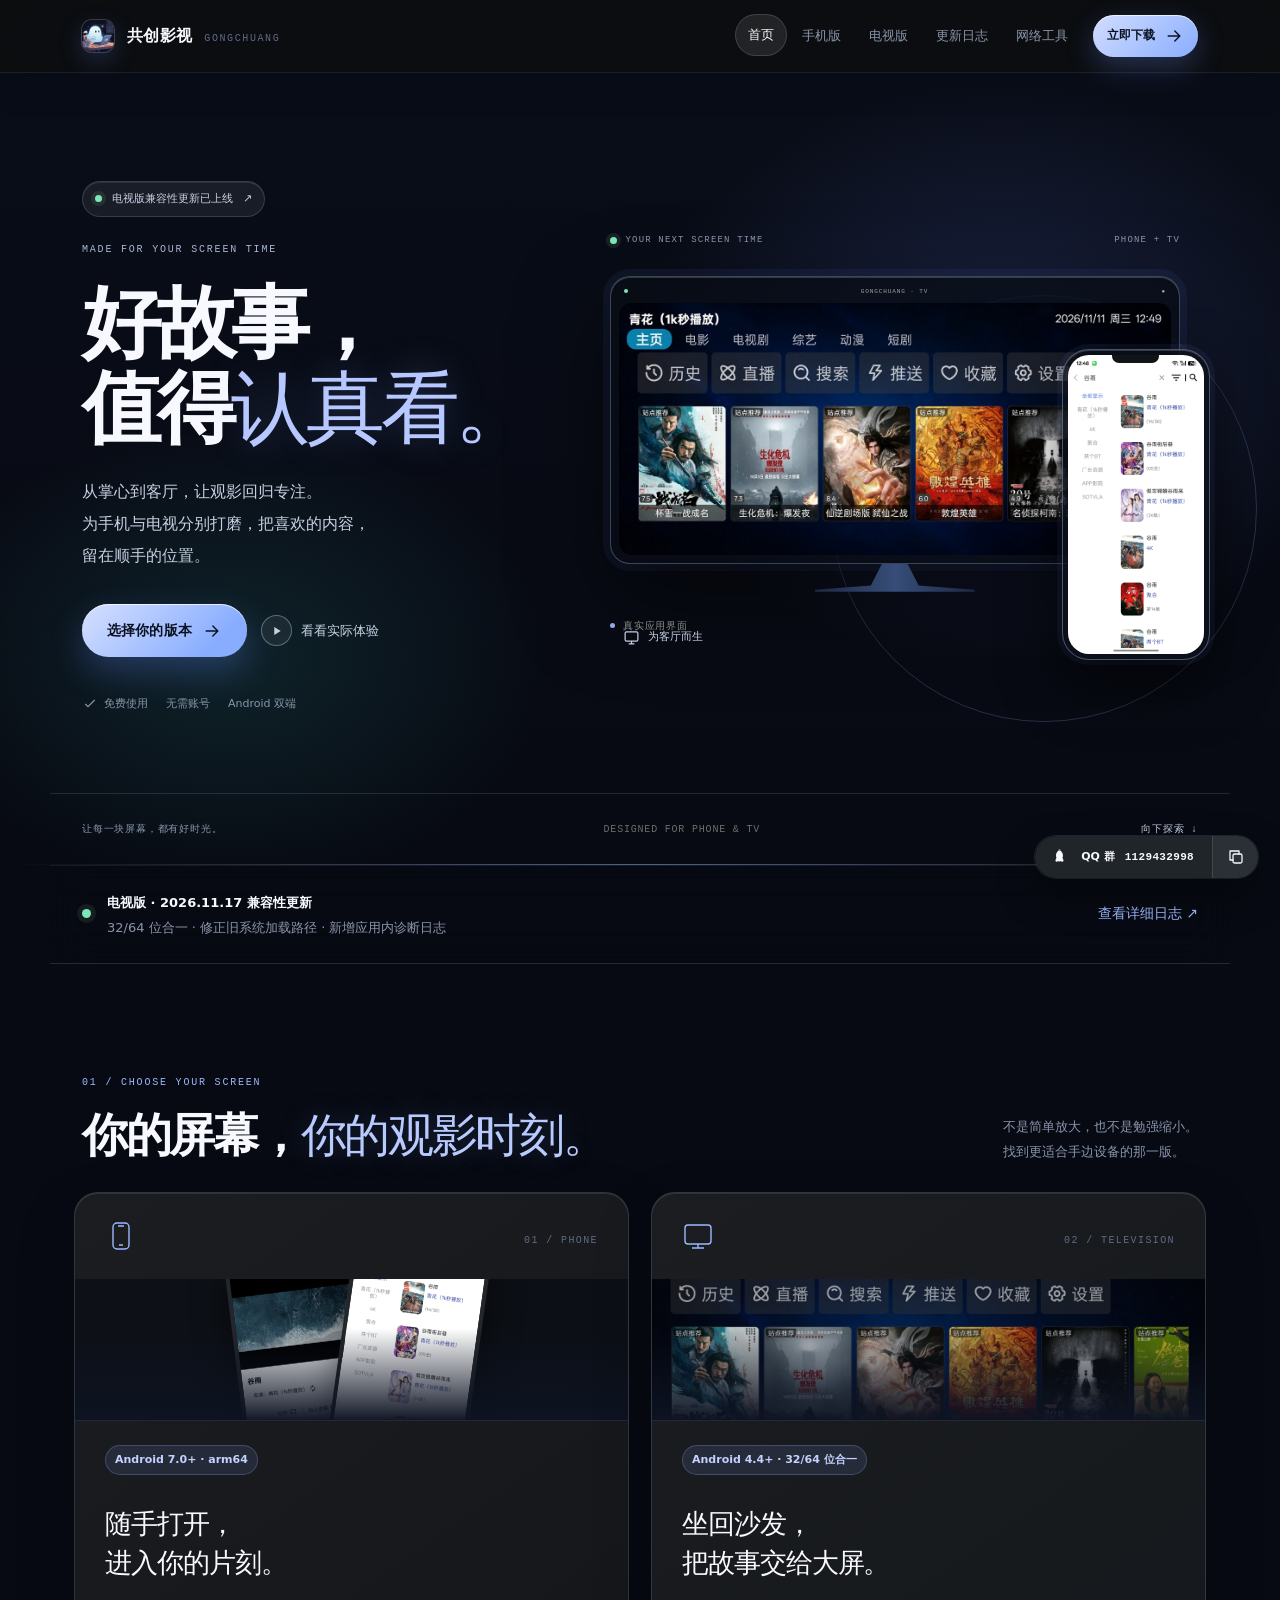
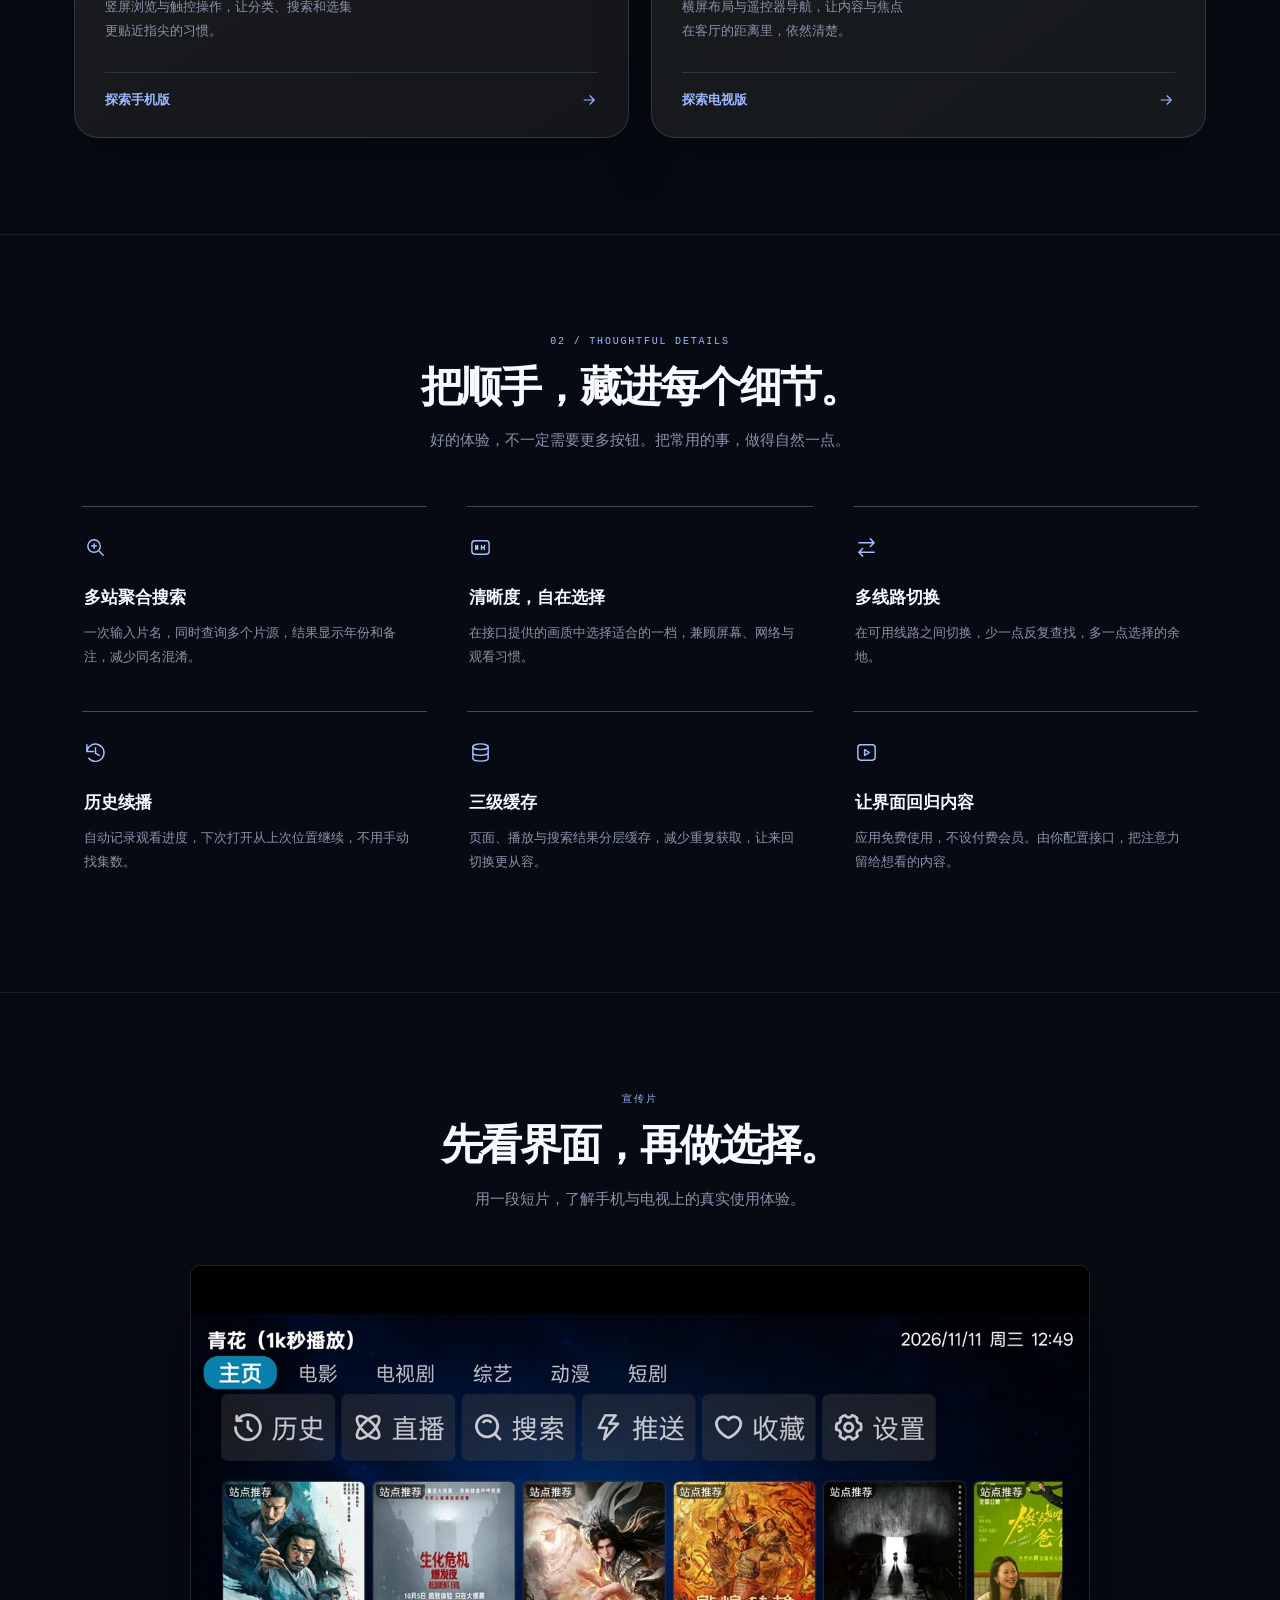
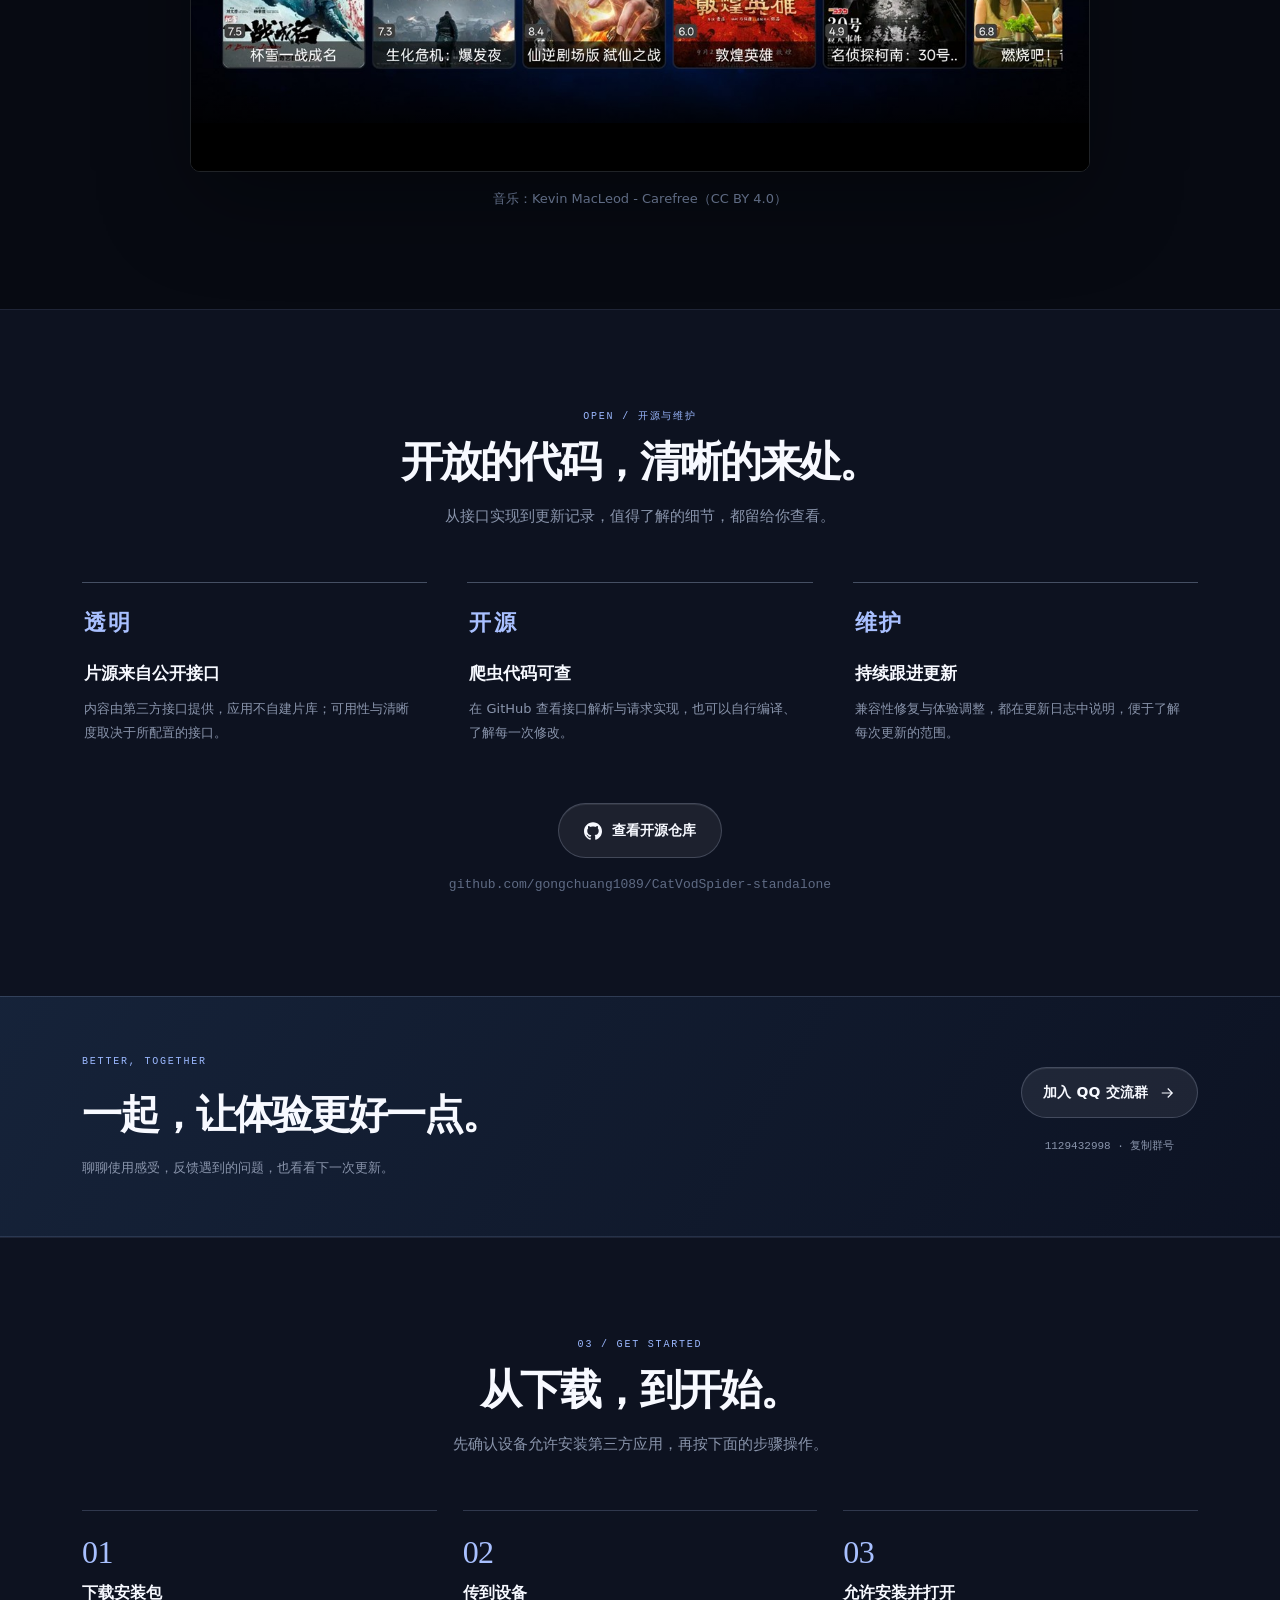
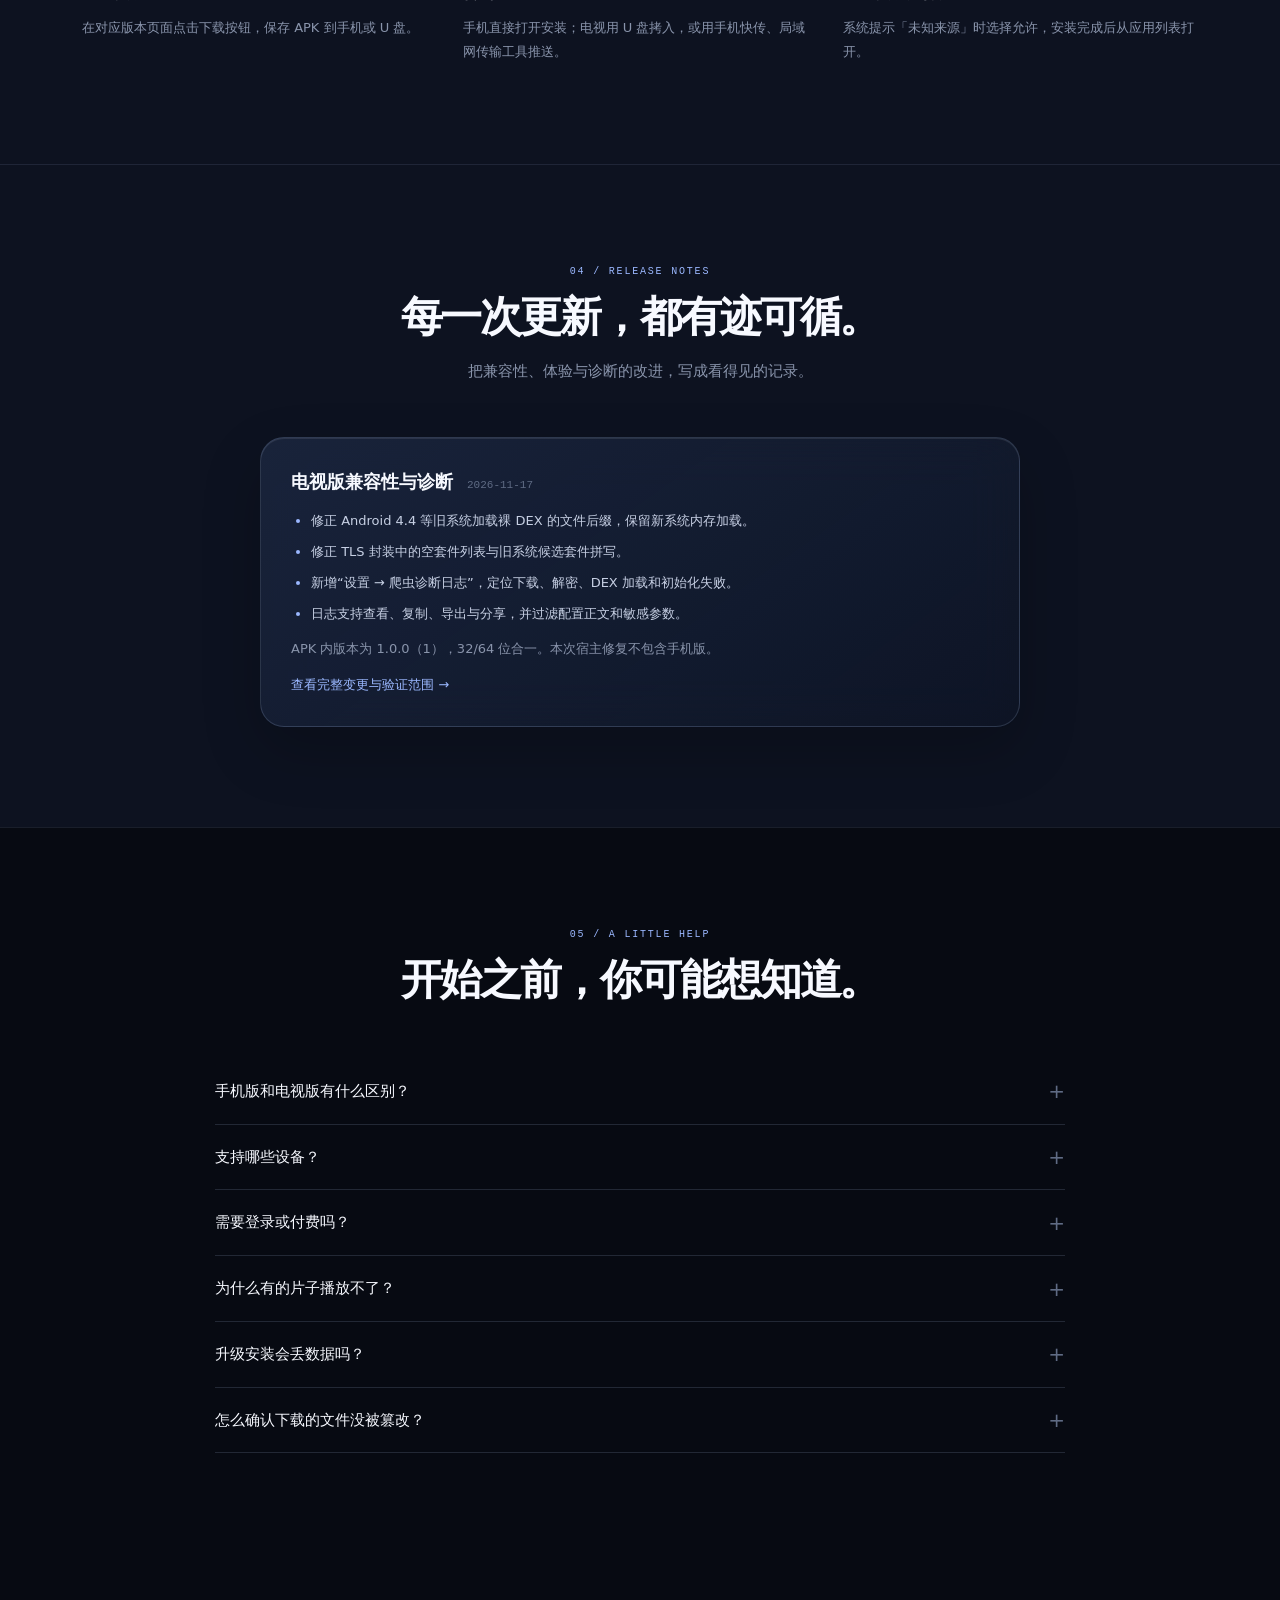
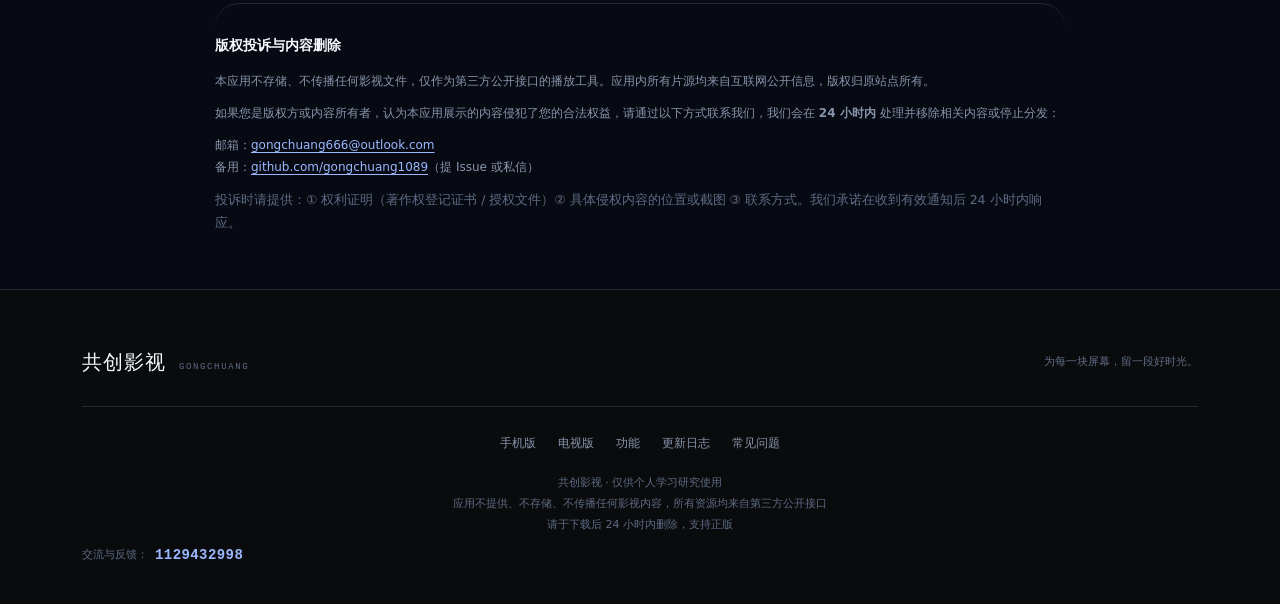
<file: index.html>
<!DOCTYPE html>
<html lang="zh-CN">
<head>
<meta charset="UTF-8">
<meta name="viewport" content="width=device-width, initial-scale=1, viewport-fit=cover">
<meta name="theme-color" content="#080b14">
<title>共创影视 · 好故事，值得认真看</title>
<meta name="description" content="从掌心到客厅，让观影回归专注。共创影视 Android 手机与电视双版本，浏览真实界面、查看版本信息并下载安装。">
<meta property="og:title" content="共创影视 · 好故事，值得认真看">
<meta property="og:description" content="为触控与遥控器分别打磨，把搜索、选集与播放，留在顺手的位置。">
<meta property="og:image" content="/assets/icon.png">
<meta property="og:type" content="website">
<link rel="icon" href="/assets/icon.png">
<link rel="apple-touch-icon" href="/assets/icon.png">
<link rel="stylesheet" href="/style.css?v=20261117-glass-1">
</head>
<body class="page-home">
<a class="skip-link" href="#main">跳到主要内容</a>

<nav class="nav" aria-label="主导航">
  <div class="nav-inner">
    <img class="nav-logo" src="/assets/icon.png" alt="共创影视" decoding="async" width="28" height="28">
    <a class="nav-title" href="/">共创影视<span class="brand-wordmark">GONGCHUANG</span></a>
    <span class="nav-spacer"></span>
    <button class="menu-toggle" id="menuToggle" type="button" aria-expanded="false" aria-controls="mainNavigation">菜单 <svg width="20" height="20" viewBox="0 0 24 24" fill="none" stroke="currentColor" stroke-width="1.7" stroke-linecap="round" aria-hidden="true"><path d="M4 8h16M4 16h16"/></svg></button>
    <div class="nav-links" id="mainNavigation"><a class="nav-link active" href="/" aria-current="page">首页</a><a class="nav-link" href="/phone">手机版</a><a class="nav-link" href="/tv">电视版</a><a class="nav-link" href="/changelog">更新日志</a><a class="nav-link" href="/tools">网络工具</a><a class="nav-download" href="/#download">立即下载 <svg width="20" height="20" viewBox="0 0 24 24" fill="none" stroke="currentColor" stroke-width="1.7" stroke-linecap="round" stroke-linejoin="round" aria-hidden="true"><path d="M5 12h14m-6-6 6 6-6 6"/></svg></a></div>
  </div>
</nav>

<main id="main" tabindex="-1">

<section class="home-hero" aria-labelledby="homeTitle">
  <div class="wrap hero-layout">
    <div class="hero-copy">
      <a class="hero-announcement" href="/changelog"><span class="status-dot" aria-hidden="true"></span>电视版兼容性更新已上线 <span aria-hidden="true">↗</span></a>
      <span class="hero-eyebrow">MADE FOR YOUR SCREEN TIME</span>
      <h1 id="homeTitle">好故事，<br>值得<span class="editorial-em">认真看。</span></h1>
      <p class="home-intro">从掌心到客厅，让观影回归专注。<br>为手机与电视分别打磨，把喜欢的内容，<br class="desktop-break">留在顺手的位置。</p>
      <div class="hero-actions"><a class="btn btn-primary btn-lg" href="#download">选择你的版本 <svg width="20" height="20" viewBox="0 0 24 24" fill="none" stroke="currentColor" stroke-width="1.7" stroke-linecap="round" stroke-linejoin="round" aria-hidden="true"><path d="M5 12h14m-6-6 6 6-6 6"/></svg></a><a class="hero-watch" href="#promo"><span class="play-icon" aria-hidden="true"><svg width="14" height="14" viewBox="0 0 24 24" fill="currentColor"><path d="m9 5 11 7-11 7Z"/></svg></span>看看实际体验</a></div>
      <div class="hero-caption"><span><svg width="16" height="16" viewBox="0 0 24 24" fill="none" stroke="currentColor" stroke-width="1.7" aria-hidden="true"><path d="m5 12 4 4L19 6"/></svg> 免费使用</span><span>无需账号</span><span>Android 双端</span></div>
    </div>
    <figure class="hero-stage">
      <div class="stage-topline"><span><span class="status-dot" aria-hidden="true"></span> YOUR NEXT SCREEN TIME</span><span>PHONE + TV</span></div>
      <div class="stage-orbit" aria-hidden="true"></div>
      <div class="screen-tv"><div class="screen-bar"><span></span><span>GONGCHUANG · TV</span><span>●</span></div><img src="/assets/tv-2.jpg" alt="共创影视电视版真实首页" fetchpriority="high" decoding="async"></div>
      <div class="tv-pedestal" aria-hidden="true"></div>
      <div class="screen-phone"><div class="phone-camera" aria-hidden="true"></div><img src="/assets/phone-2.jpg" alt="共创影视手机版真实搜索界面" decoding="async"></div>
      <span class="stage-label stage-label-tv"><svg width="17" height="17" viewBox="0 0 24 24" fill="none" stroke="currentColor" stroke-width="1.7" aria-hidden="true"><rect x="3" y="4" width="18" height="13" rx="2"/><path d="M8 21h8m-4-4v4"/></svg> 为客厅而生</span>
      <figcaption><span class="stage-dot" aria-hidden="true"></span>真实应用界面<span class="stage-end">两种屏幕，一份专注。</span></figcaption>
    </figure>
  </div>
  <div class="wrap hero-bottom"><span>让每一块屏幕，都有好时光。</span><span class="hero-bottom-center">DESIGNED FOR PHONE &amp; TV</span><a href="#download">向下探索 <span aria-hidden="true">↓</span></a></div>
</section>

<section class="wrap release-strip" aria-label="最新更新">
  <span class="release-dot" aria-hidden="true"></span><div><strong>电视版 · 2026.11.17 兼容性更新</strong><p>32/64 位合一 · 修正旧系统加载路径 · 新增应用内诊断日志</p></div>
  <a class="text-link" href="/changelog">查看详细日志 <span aria-hidden="true">↗</span></a>
</section>

<section class="wrap download-intro"><div><span class="section-num">01 / CHOOSE YOUR SCREEN</span><h2>你的屏幕，<span class="serif-text">你的观影时刻。</span></h2></div><p>不是简单放大，也不是勉强缩小。<br>找到更适合手边设备的那一版。</p></section>
  <!-- 版本选择 -->
  <section class="wrap pick" id="download">
    <div class="pick-card">
      <div class="pick-card-top"><span class="device-icon"><svg width="32" height="32" viewBox="0 0 32 32" fill="none" stroke="currentColor" stroke-width="1.4" aria-hidden="true"><rect x="8" y="3" width="16" height="26" rx="4"/><path d="M13 6h6M14 25h4"/></svg></span><span class="card-index">01 / PHONE</span></div>
      <div class="card-preview card-preview-phone" aria-hidden="true"><img src="/assets/phone-3.jpg" alt="" loading="lazy" decoding="async"><img src="/assets/phone-2.jpg" alt="" loading="lazy" decoding="async"></div><span class="pick-tag">Android 7.0+ · arm64</span>
      <h3>随手打开，<br>进入你的片刻。</h3>
      <p>竖屏浏览与触控操作，让分类、搜索和选集<br>更贴近指尖的习惯。</p>
      <a class="card-link" href="/phone"><span>探索手机版</span><svg width="18" height="18" viewBox="0 0 24 24" fill="none" stroke="currentColor" stroke-width="1.6" aria-hidden="true"><path d="M5 12h14M13 6l6 6-6 6"/></svg></a>
    </div>
    <div class="pick-card">
      <div class="pick-card-top"><span class="device-icon"><svg width="32" height="32" viewBox="0 0 32 32" fill="none" stroke="currentColor" stroke-width="1.4" aria-hidden="true"><rect x="3" y="5" width="26" height="19" rx="3"/><path d="M16 24v4M10 28h12"/></svg></span><span class="card-index">02 / TELEVISION</span></div>
      <div class="card-preview card-preview-tv" aria-hidden="true"><img src="/assets/tv-2.jpg" alt="" loading="lazy" decoding="async"></div><span class="pick-tag">Android 4.4+ · 32/64 位合一</span>
      <h3>坐回沙发，<br>把故事交给大屏。</h3>
      <p>横屏布局与遥控器导航，让内容与焦点<br>在客厅的距离里，依然清楚。</p>
      <a class="card-link" href="/tv"><span>探索电视版</span><svg width="18" height="18" viewBox="0 0 24 24" fill="none" stroke="currentColor" stroke-width="1.6" aria-hidden="true"><path d="M5 12h14M13 6l6 6-6 6"/></svg></a>
    </div>
  </section>

  <!-- 功能 -->
  <section class="section" id="features">
    <div class="wrap">
      <div class="section-head center">
        <span class="section-num">02 / THOUGHTFUL DETAILS</span>
        <h2>把顺手，藏进每个细节。</h2>
        <p>好的体验，不一定需要更多按钮。把常用的事，做得自然一点。</p>
      </div>
      <div class="features">
        <div class="feat">
          <div class="feat-num"><svg width="23" height="23" viewBox="0 0 24 24" fill="none" stroke="currentColor" stroke-width="1.5" stroke-linecap="round" stroke-linejoin="round" aria-hidden="true"><circle cx="10.5" cy="10.5" r="6.5"/><path d="m16 16 4 4M8 10.5h5m-2.5-2.5v5"/></svg></div>
          <h4>多站聚合搜索</h4>
          <p>一次输入片名，同时查询多个片源，结果显示年份和备注，减少同名混淆。</p>
        </div>
        <div class="feat">
          <div class="feat-num"><svg width="23" height="23" viewBox="0 0 24 24" fill="none" stroke="currentColor" stroke-width="1.5" stroke-linecap="round" stroke-linejoin="round" aria-hidden="true"><rect x="3" y="5" width="18" height="14" rx="3"/><path d="M7 14v-4l2 4v-4m4 0v4m0-2h3m0-2v4"/></svg></div>
          <h4>清晰度，自在选择</h4>
          <p>在接口提供的画质中选择适合的一档，兼顾屏幕、网络与观看习惯。</p>
        </div>
        <div class="feat">
          <div class="feat-num"><svg width="23" height="23" viewBox="0 0 24 24" fill="none" stroke="currentColor" stroke-width="1.5" stroke-linecap="round" stroke-linejoin="round" aria-hidden="true"><path d="M4 7h16m-4-4 4 4-4 4M20 17H4m4-4-4 4 4 4"/></svg></div>
          <h4>多线路切换</h4>
          <p>在可用线路之间切换，少一点反复查找，多一点选择的余地。</p>
        </div>
        <div class="feat">
          <div class="feat-num"><svg width="23" height="23" viewBox="0 0 24 24" fill="none" stroke="currentColor" stroke-width="1.5" stroke-linecap="round" stroke-linejoin="round" aria-hidden="true"><path d="M3 11a9 9 0 1 1 2 7M3 4v7h7m2-4v6l4 2"/></svg></div>
          <h4>历史续播</h4>
          <p>自动记录观看进度，下次打开从上次位置继续，不用手动找集数。</p>
        </div>
        <div class="feat">
          <div class="feat-num"><svg width="23" height="23" viewBox="0 0 24 24" fill="none" stroke="currentColor" stroke-width="1.5" stroke-linecap="round" stroke-linejoin="round" aria-hidden="true"><ellipse cx="12" cy="6" rx="8" ry="3"/><path d="M4 6v6c0 4 16 4 16 0V6M4 12v6c0 4 16 4 16 0v-6"/></svg></div>
          <h4>三级缓存</h4>
          <p>页面、播放与搜索结果分层缓存，减少重复获取，让来回切换更从容。</p>
        </div>
        <div class="feat">
          <div class="feat-num"><svg width="23" height="23" viewBox="0 0 24 24" fill="none" stroke="currentColor" stroke-width="1.5" stroke-linecap="round" stroke-linejoin="round" aria-hidden="true"><rect x="3" y="4" width="18" height="16" rx="3"/><path d="m10 9 5 3-5 3Z"/></svg></div>
          <h4>让界面回归内容</h4>
          <p>应用免费使用，不设付费会员。由你配置接口，把注意力留给想看的内容。</p>
        </div>
      </div>
    </div>
  </section>

  <!-- 宣传片 -->
  <section class="section" id="promo">
    <div class="wrap">
      <div class="section-head center">
        <span class="section-num">宣传片</span>
        <h2>先看界面，再做选择。</h2>
        <p>用一段短片，了解手机与电视上的真实使用体验。</p>
      </div>
      <div class="promo-wrap">
        <video id="promoVideo" controls preload="metadata" playsinline
               poster="/assets/tv-2.jpg" class="promo-video">
          <source src="/assets/promo.mp4" type="video/mp4">
          你的浏览器不支持 HTML5 视频，请
          <a href="/assets/promo.mp4" download>点此下载</a>。
        </video>
      </div>
      <p style="text-align:center;margin-top:16px;font-size:13px;color:var(--text-faint);">
        音乐：Kevin MacLeod - Carefree（CC BY 4.0）
      </p>
    </div>
  </section>
  <!-- 开源与维护 -->
  <section class="section section-alt" id="opensource">
    <div class="wrap">
      <div class="section-head center">
        <span class="section-num">OPEN / 开源与维护</span>
        <h2>开放的代码，清晰的来处。</h2>
        <p>从接口实现到更新记录，值得了解的细节，都留给你查看。</p>
      </div>

      <div class="features">
        <div class="feat">
          <div class="feat-num">透明</div>
          <h4>片源来自公开接口</h4>
          <p>内容由第三方接口提供，应用不自建片库；可用性与清晰度取决于所配置的接口。</p>
        </div>
        <div class="feat">
          <div class="feat-num">开源</div>
          <h4>爬虫代码可查</h4>
          <p>在 GitHub 查看接口解析与请求实现，也可以自行编译、了解每一次修改。</p>
        </div>
        <div class="feat">
          <div class="feat-num">维护</div>
          <h4>持续跟进更新</h4>
          <p>兼容性修复与体验调整，都在更新日志中说明，便于了解每次更新的范围。</p>
        </div>
      </div>

      <div style="text-align:center;margin-top:40px;">
        <a class="btn btn-outline btn-lg" href="https://github.com/gongchuang1089/CatVodSpider-standalone" target="_blank" rel="noopener noreferrer">
          <svg width="18" height="18" viewBox="0 0 24 24" fill="currentColor" aria-hidden="true"><path d="M12 .297c-6.63 0-12 5.373-12 12 0 5.303 3.438 9.8 8.205 11.385.6.113.82-.258.82-.577 0-.285-.01-1.04-.015-2.04-3.338.724-4.042-1.61-4.042-1.61C4.422 18.07 3.633 17.7 3.633 17.7c-1.087-.744.084-.729.084-.729 1.205.084 1.838 1.236 1.838 1.236 1.07 1.835 2.809 1.305 3.495.998.108-.776.417-1.305.76-1.605-2.665-.3-5.466-1.332-5.466-5.93 0-1.31.465-2.38 1.235-3.22-.135-.303-.54-1.523.105-3.176 0 0 1.005-.322 3.3 1.23.96-.267 1.98-.399 3-.405 1.02.006 2.04.138 3 .405 2.28-1.552 3.285-1.23 3.285-1.23.645 1.653.24 2.873.12 3.176.765.84 1.23 1.91 1.23 3.22 0 4.61-2.805 5.625-5.475 5.92.42.36.81 1.096.81 2.22 0 1.606-.015 2.896-.015 3.286 0 .315.21.69.825.57C20.565 22.092 24 17.592 24 12.297c0-6.627-5.373-12-12-12"/></svg>
          查看开源仓库
        </a>
        <p style="margin-top:16px;font-size:13px;color:var(--text-faint);font-family:ui-monospace,Consolas,monospace;word-break:break-all;">github.com/gongchuang1089/CatVodSpider-standalone</p>
      </div>
    </div>
  </section>
<section class="community-band"><div class="wrap community-inner"><div><span class="section-num">BETTER, TOGETHER</span><h2>一起，让体验更好一点。</h2><p>聊聊使用感受，反馈遇到的问题，也看看下一次更新。</p></div><div class="community-actions"><a class="btn btn-outline" href="https://qm.qq.com/q/2h6XqxaWzi" target="_blank" rel="noopener noreferrer">加入 QQ 交流群 <svg width="18" height="18" viewBox="0 0 24 24" fill="none" stroke="currentColor" stroke-width="1.6" aria-hidden="true"><path d="M5 12h14M13 6l6 6-6 6"/></svg></a><button class="community-copy" type="button" data-qq="1129432998">1129432998 · 复制群号</button></div></div></section>
  <!-- 安装 -->
  <section class="section section-alt" id="install">
    <div class="wrap">
      <div class="section-head center">
        <span class="section-num">03 / GET STARTED</span>
        <h2>从下载，到开始。</h2>
        <p>先确认设备允许安装第三方应用，再按下面的步骤操作。</p>
      </div>
      <div class="steps">
        <div class="step">
          <h4>下载安装包</h4>
          <p>在对应版本页面点击下载按钮，保存 APK 到手机或 U 盘。</p>
        </div>
        <div class="step">
          <h4>传到设备</h4>
          <p>手机直接打开安装；电视用 U 盘拷入，或用手机快传、局域网传输工具推送。</p>
        </div>
        <div class="step">
          <h4>允许安装并打开</h4>
          <p>系统提示「未知来源」时选择允许，安装完成后从应用列表打开。</p>
        </div>
      </div>
    </div>
  </section>

  <!-- 更新日志 -->
  <section class="section section-alt" id="changelog">
    <div class="wrap">
      <div class="section-head center">
        <span class="section-num">04 / RELEASE NOTES</span>
        <h2>每一次更新，都有迹可循。</h2>
        <p>把兼容性、体验与诊断的改进，写成看得见的记录。</p>
      </div>
      <div class="changelog">
        <article class="cl-item">
          <div class="cl-head"><span class="cl-ver">电视版兼容性与诊断</span><time class="cl-date" datetime="2026-11-17">2026-11-17</time></div>
          <ul><li>修正 Android 4.4 等旧系统加载裸 DEX 的文件后缀，保留新系统内存加载。</li>
          <li>修正 TLS 封装中的空套件列表与旧系统候选套件拼写。</li>
          <li>新增“设置 → 爬虫诊断日志”，定位下载、解密、DEX 加载和初始化失败。</li>
          <li>日志支持查看、复制、导出与分享，并过滤配置正文和敏感参数。</li></ul>
          <p class="release-footnote">APK 内版本为 1.0.0（1），32/64 位合一。本次宿主修复不包含手机版。</p>
          <a class="text-link" href="/changelog">查看完整变更与验证范围 →</a>
        </article>
      </div>
    </div>
  </section>

  <!-- FAQ -->
  <section class="section" id="faq">
    <div class="wrap">
      <div class="section-head center">
        <span class="section-num">05 / A LITTLE HELP</span>
        <h2>开始之前，你可能想知道。</h2>
      </div>
      <div class="faq">
        <details class="faq-item">
          <summary>手机版和电视版有什么区别？</summary>
          <div class="faq-body">
            两个版本功能完全一致，区别在界面：手机版是竖屏布局，适合触屏滑动操作；
            电视版是横屏布局，按钮更大、焦点更清晰，适合遥控器操作。片库和接口是同一套。
          </div>
        </details>
        <details class="faq-item">
          <summary>支持哪些设备？</summary>
          <div class="faq-body">
            手机版适用于 Android 7.0+、arm64-v8a 设备；电视版最低 Android 4.4，包含 armeabi-v7a 与 arm64-v8a 两种 ARM 架构。
            请按设备类型选择下载，最低系统版本不代表所有老设备均已实测。
            Apple TV、三星 Tizen、LG webOS 无法直接安装。
          </div>
        </details>
        <details class="faq-item">
          <summary>需要登录或付费吗？</summary>
          <div class="faq-body">
            不需要。应用完全免费，没有账号系统，也没有会员和广告。
            片源来自第三方公开接口，仅供个人学习研究使用。
          </div>
        </details>
        <details class="faq-item">
          <summary>为什么有的片子播放不了？</summary>
          <div class="faq-body">
            片源来自不同站点，部分资源可能失效或需要更高带宽。
            播放失败时可以：① 在播放页切换其他线路；② 返回重新选择片源；
            ③ 换一部同名的其他版本试试。
          </div>
        </details>
        <details class="faq-item">
          <summary>升级安装会丢数据吗？</summary>
          <div class="faq-body">
            同包名、同签名的版本可以直接覆盖安装，收藏和历史记录都会保留。
            如果提示签名冲突，说明旧版本来源不同，需要先卸载旧版再安装（会清空本地记录）。
          </div>
        </details>
        <details class="faq-item">
          <summary>怎么确认下载的文件没被篡改？</summary>
          <div class="faq-body">
            每个版本页面都提供了 SHA-256 校验值。下载后可以用文件管理器或电脑计算哈希值对比，
            一致说明文件完整。
          </div>
        </details>
      </div>
    </div>
  </section>

      <div class="report-box">
        <h4>版权投诉与内容删除</h4>
        <p>本应用不存储、不传播任何影视文件，仅作为第三方公开接口的播放工具。应用内所有片源均来自互联网公开信息，版权归原站点所有。</p>
        <p>如果您是版权方或内容所有者，认为本应用展示的内容侵犯了您的合法权益，请通过以下方式联系我们，我们会在 <strong>24 小时内</strong> 处理并移除相关内容或停止分发：</p>
        <p>
          邮箱：<a href="mailto:gongchuang666@outlook.com">gongchuang666@outlook.com</a><br>
          备用：<a href="https://github.com/gongchuang1089" target="_blank" rel="noopener noreferrer">github.com/gongchuang1089</a>（提 Issue 或私信）
        </p>
        <p style="color:var(--text-faint);font-size:12.5px;">投诉时请提供：① 权利证明（著作权登记证书 / 授权文件）② 具体侵权内容的位置或截图 ③ 联系方式。我们承诺在收到有效通知后 24 小时内响应。</p>
      </div>
</main>

<footer class="footer">
  <div class="wrap"><div class="footer-brand"><a href="/">共创影视<span>GONGCHUANG</span></a><p>为每一块屏幕，留一段好时光。</p></div>
    <div class="links">
      <a href="/phone">手机版</a>
      <a href="/tv">电视版</a>
      <a href="#features">功能</a>
      <a href="/changelog">更新日志</a>
      <a href="#faq">常见问题</a>
    </div>
    <p>
      共创影视 · 仅供个人学习研究使用<br>
      应用不提供、不存储、不传播任何影视内容，所有资源均来自第三方公开接口<br>
      请于下载后 24 小时内删除，支持正版
    </p>
      <p class="footer-qq">
        交流与反馈：<strong>1129432998</strong>
      </p>  </div>
</footer>

<!-- 下载免责声明弹窗 -->
<div class="modal-mask" id="dlModal" hidden role="dialog" aria-modal="true" aria-labelledby="downloadTitle">
  <div class="modal-box">
    <div class="modal-head">
      <h3 id="downloadTitle">下载前请阅读</h3>
      <p>本应用不提供任何影视内容，仅为第三方公开接口的播放工具</p>
    </div>
    <div class="modal-body">
      <ol>
        <li><strong>应用性质</strong>：本应用是一个空壳播放器，<strong>不提供、不存储、不传播</strong>任何影视资源。所有内容均由用户自行配置的第三方接口提供，与本应用开发者无关。</li>
        <li><strong>接口来源</strong>：应用内使用的片源接口来自互联网公开信息，版权归原站点所有。本应用不对任何第三方内容的合法性、准确性、完整性负责。</li>
        <li><strong>使用范围</strong>：仅供个人学习、研究、技术交流使用，<strong>禁止任何商业用途</strong>。请于下载后 24 小时内自行删除。</li>
        <li><strong>版权声明</strong>：请支持正版影视作品。如您喜欢某部作品，请通过正规渠道购买或订阅。因使用本应用产生的任何版权纠纷，由使用者自行承担。</li>
        <li><strong>免责条款</strong>：使用本应用即表示您已理解并同意上述条款。因使用本应用造成的任何直接或间接损失，开发者不承担任何责任。</li>
      </ol>
    </div>
    <div class="modal-foot">
      <label class="modal-check">
        <input type="checkbox" id="dlAgree">
        <span>我已阅读并同意上述条款，仅用于个人学习研究</span>
      </label>
      <div class="modal-actions">
        <button class="btn btn-outline" id="dlCancel">取消</button>
        <button class="btn btn-primary" id="dlConfirm" type="button" disabled>确认下载</button>
      </div>
    </div>
  </div>
</div>
<!-- QQ 群悬浮按钮 -->
<div class="qq-float-group"><a class="qq-float" href="https://qm.qq.com/q/2h6XqxaWzi" target="_blank" rel="noopener noreferrer" title="打开 QQ 群">
  <svg width="18" height="18" viewBox="0 0 24 24" fill="currentColor"><path d="M12.003 2c-4.418 0-8 3.582-8 8 0 1.106.225 2.161.632 3.123-.518 1.375-1.363 2.85-1.363 3.877 0 .32.14.607.375.807.06.052 1.485.966 3.09-.098.61.135 1.243.208 1.894.208h.001c.65 0 1.283-.073 1.893-.208 1.605 1.064 3.03.15 3.09.098.235-.2.375-.487.375-.807 0-1.027-.845-2.502-1.363-3.877.407-.962.632-2.017.632-3.123 0-4.418-3.581-8-8-8z"/></svg>
  <span>QQ 群</span>
  <span class="qq-float-num">1129432998</span>
</a><button class="qq-float-copy" data-qq="1129432998" type="button" aria-label="复制 QQ 群号" title="复制群号"><svg width="18" height="18" viewBox="0 0 24 24" fill="none" stroke="currentColor" stroke-width="1.7" stroke-linecap="round" stroke-linejoin="round" aria-hidden="true"><rect x="8" y="8" width="12" height="12" rx="2"/><path d="M16 8V4H4v12h4"/></svg></button></div>
<div class="qq-toast" id="qqToast" role="status" aria-live="polite">群号已复制</div>
<div class="lightbox" id="lightbox" hidden role="dialog" aria-modal="true" aria-label="截图预览">
  <button class="lightbox-close" type="button" aria-label="关闭截图">关闭 <span aria-hidden="true">×</span></button>
  <img id="lightbox-img" alt=""><p class="lightbox-caption"></p>
</div>



<script src="/assets/site.js?v=20261117-glass-1" defer></script>
</body>
</html>
</file>
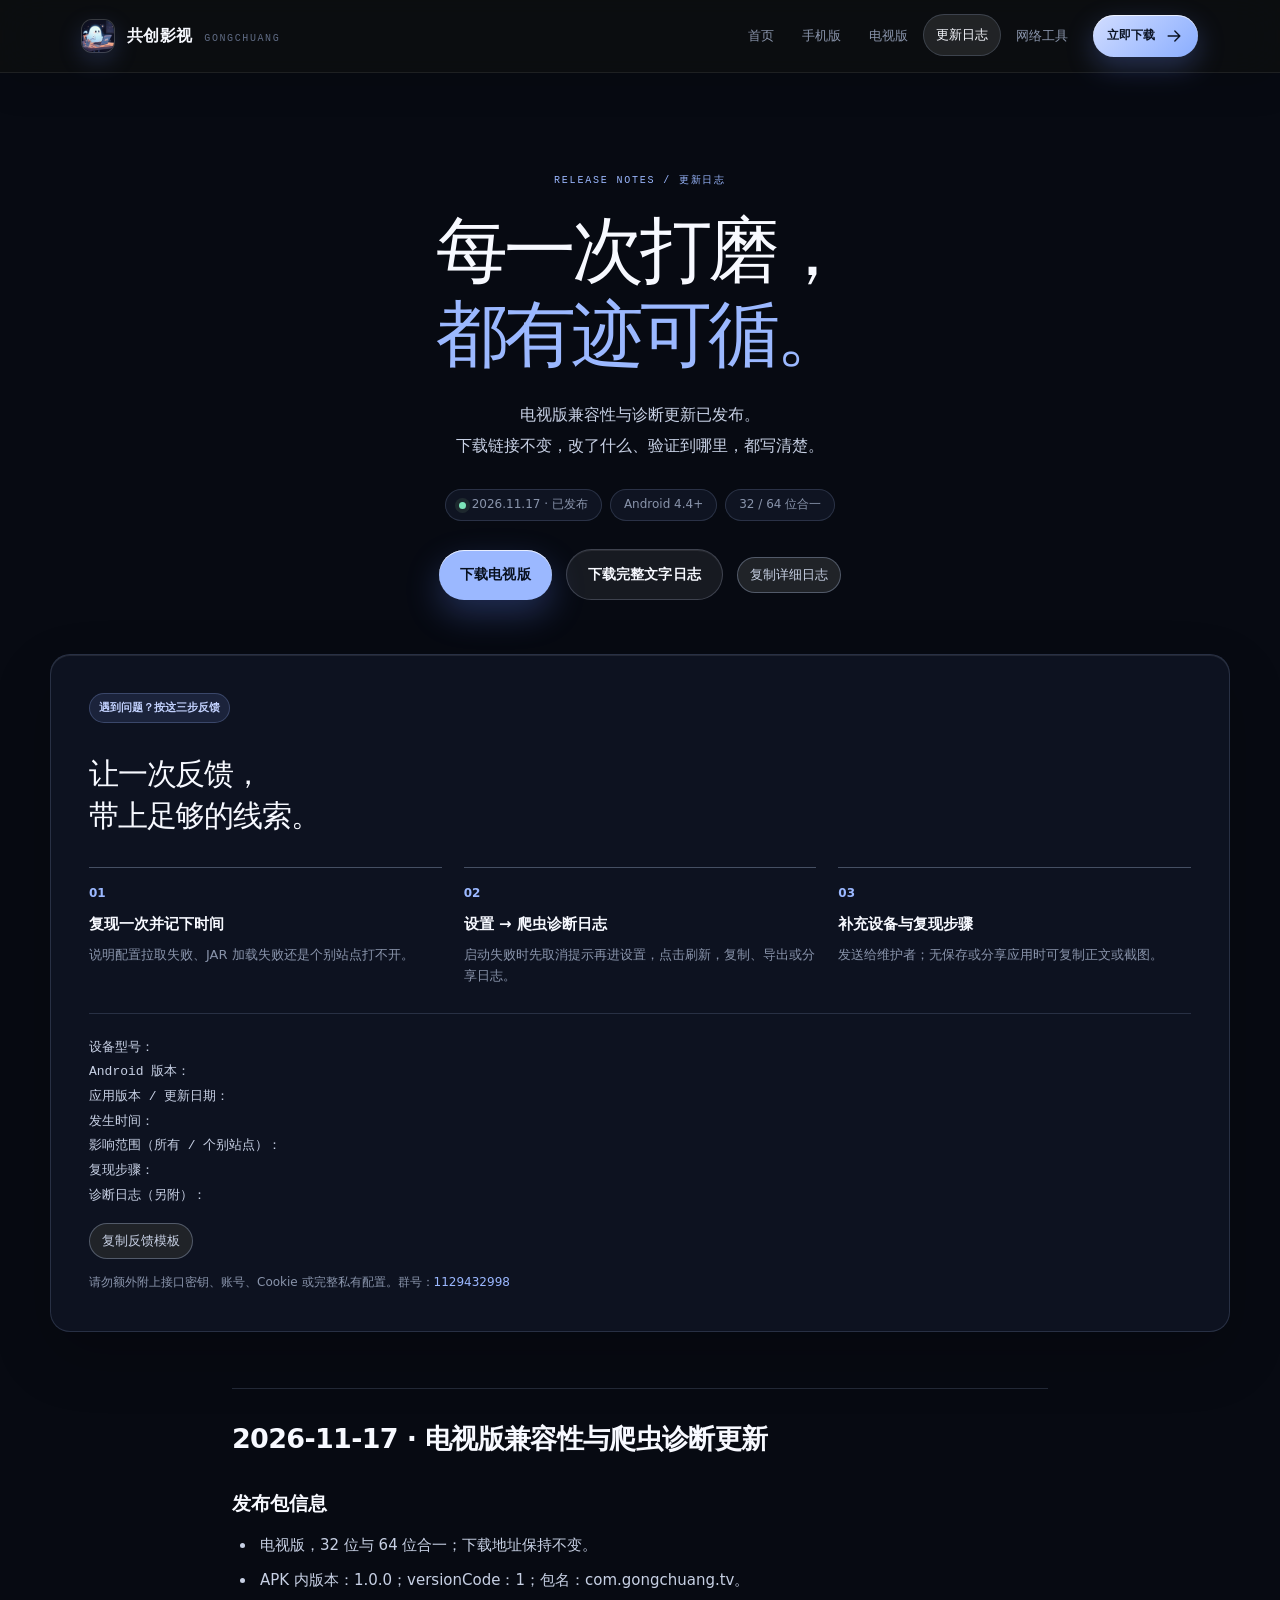
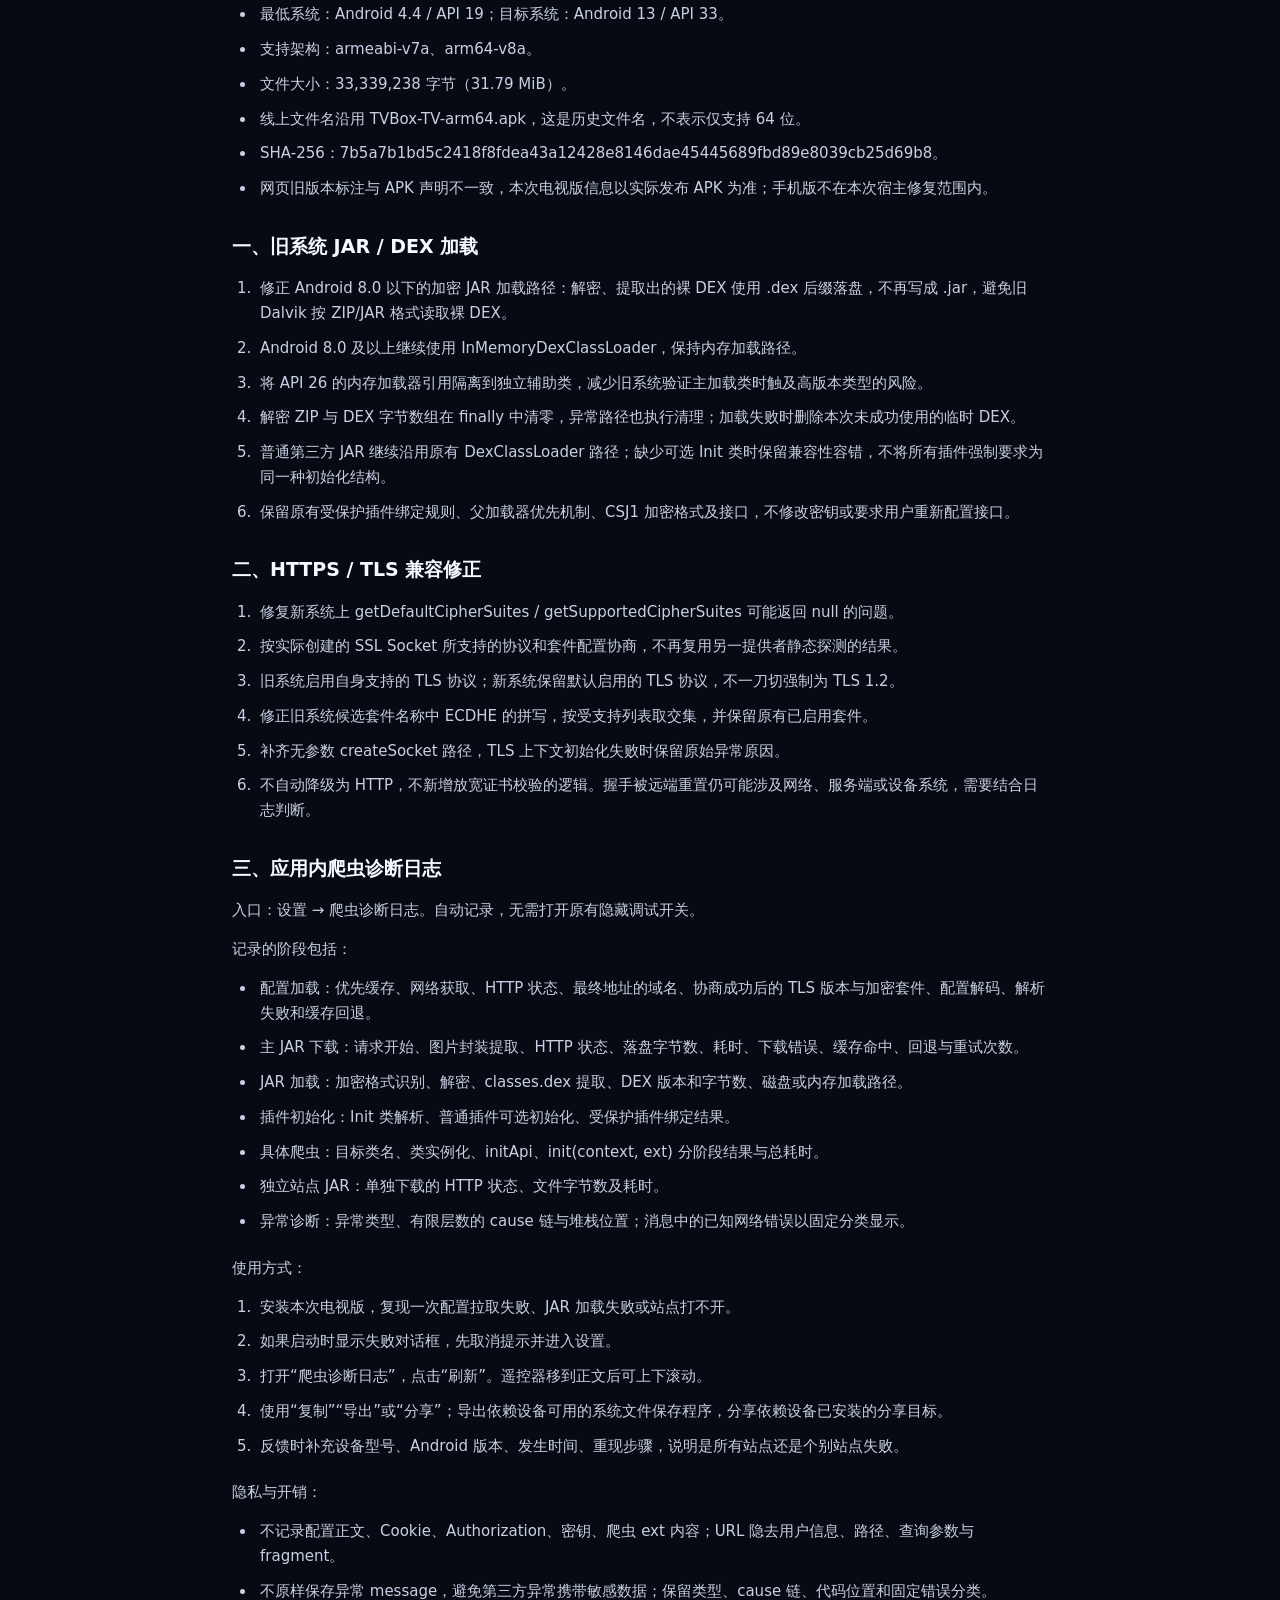
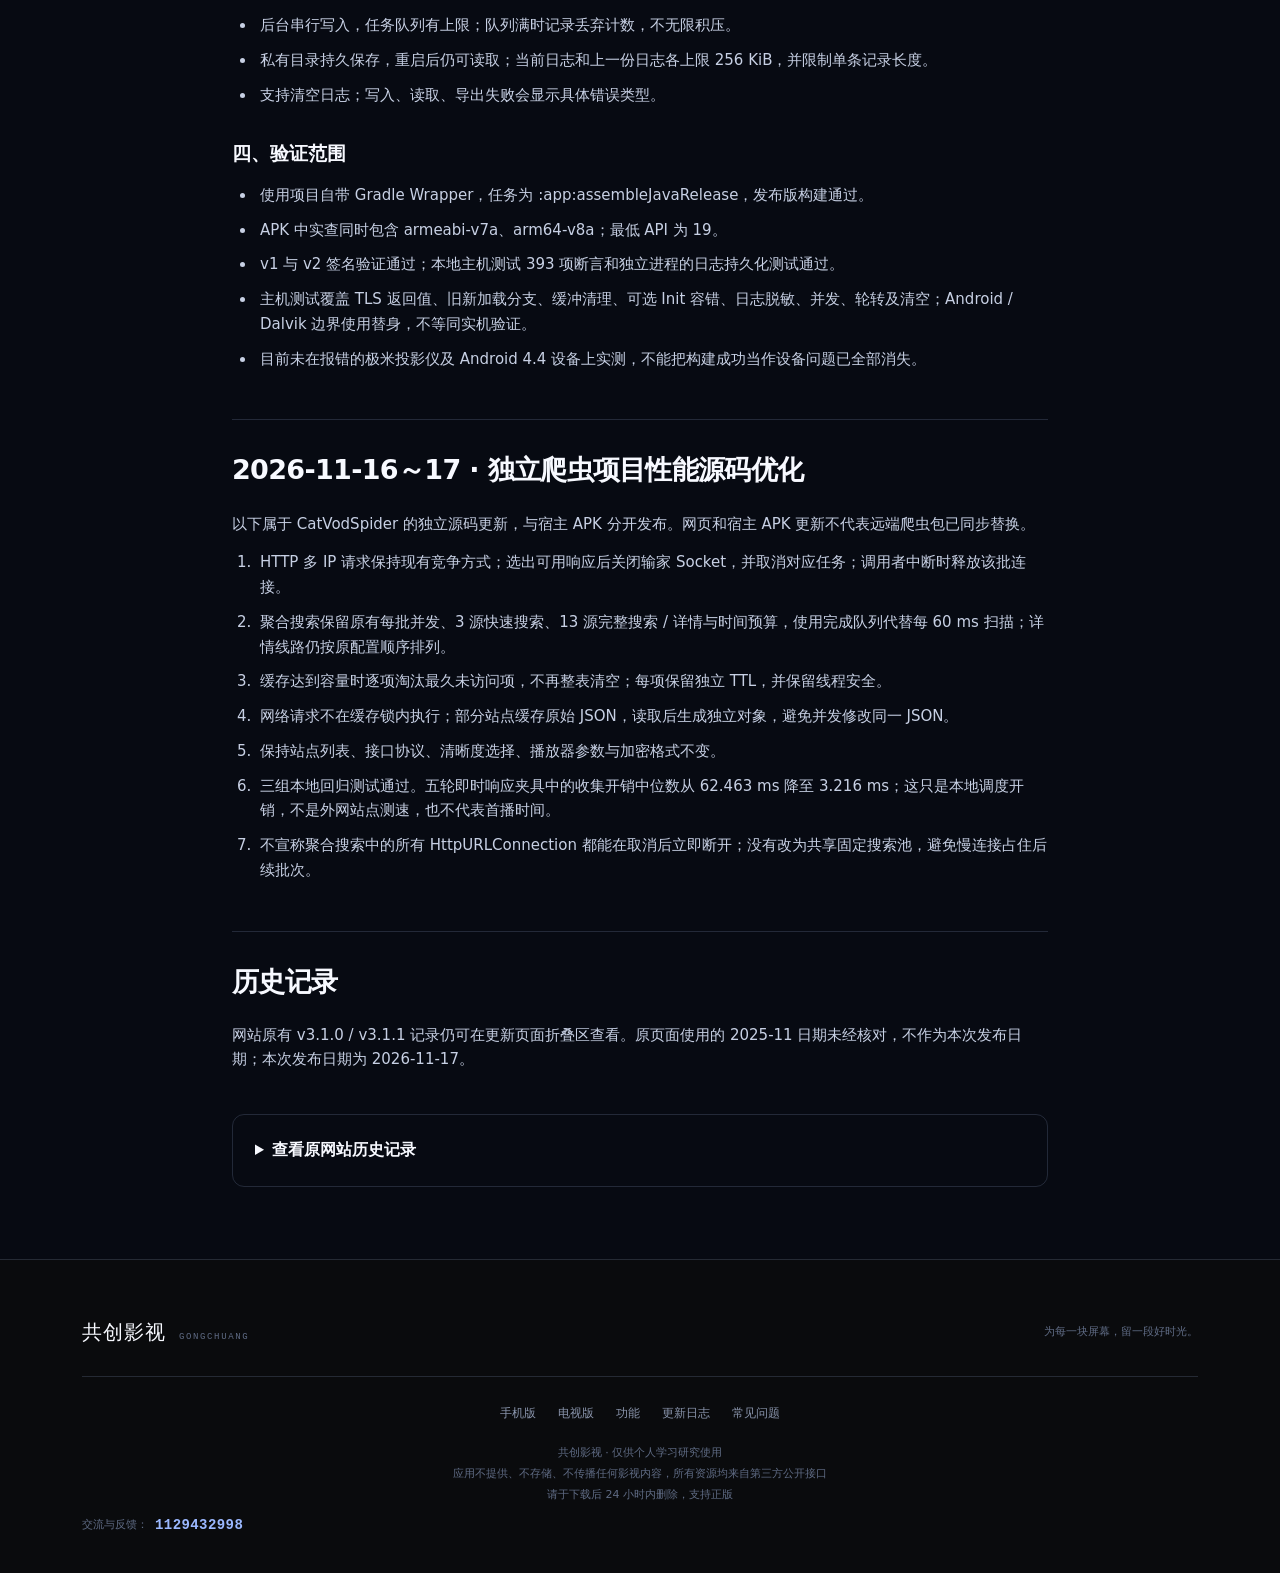
<file: changelog.html>
<!DOCTYPE html>
<html lang="zh-CN"><head>
<meta charset="UTF-8">
<meta name="viewport" content="width=device-width, initial-scale=1, viewport-fit=cover">
<meta name="theme-color" content="#101114">
<title>更新日志与故障反馈 · 共创影视</title>
<meta name="description" content="2026-11-17 电视版兼容性与爬虫诊断更新，含详细变更、真实包信息和反馈指引。">
<meta property="og:title" content="更新日志与故障反馈 · 共创影视">
<meta property="og:description" content="2026-11-17 电视版兼容性与爬虫诊断更新，含详细变更、真实包信息和反馈指引。">
<meta property="og:image" content="/assets/icon.png">
<meta property="og:type" content="website">
<link rel="icon" href="/assets/icon.png">
<link rel="apple-touch-icon" href="/assets/icon.png">
<link rel="stylesheet" href="/style.css?v=20261117-cinema-1">
</head><body class="page-changelog">
<a class="skip-link" href="#main">跳到主要内容</a><nav class="nav" aria-label="主导航"><div class="nav-inner"><img class="nav-logo" src="/assets/icon.png" alt="共创影视" decoding="async" width="28" height="28"><a class="nav-title" href="/">共创影视<span class="brand-wordmark">GONGCHUANG</span></a><span class="nav-spacer"></span>
    <button class="menu-toggle" id="menuToggle" type="button" aria-expanded="false" aria-controls="mainNavigation">菜单 <svg width="20" height="20" viewBox="0 0 24 24" fill="none" stroke="currentColor" stroke-width="1.7" stroke-linecap="round" aria-hidden="true"><path d="M4 8h16M4 16h16"/></svg></button>
    <div class="nav-links" id="mainNavigation"><a class="nav-link" href="/">首页</a><a class="nav-link" href="/phone">手机版</a><a class="nav-link" href="/tv">电视版</a><a class="nav-link active" href="/changelog" aria-current="page">更新日志</a><a class="nav-link" href="/tools">网络工具</a><a class="nav-download" href="/#download">立即下载 <svg width="20" height="20" viewBox="0 0 24 24" fill="none" stroke="currentColor" stroke-width="1.7" stroke-linecap="round" stroke-linejoin="round" aria-hidden="true"><path d="M5 12h14m-6-6 6 6-6 6"/></svg></a></div>
  </div>
</nav><main id="main" tabindex="-1">
  <section class="wrap hero changelog-hero"><span class="hero-eyebrow">RELEASE NOTES / 更新日志</span><h1>每一次打磨，<br><span class="mark">都有迹可循。</span></h1><p class="hero-sub">电视版兼容性与诊断更新已发布。<br>下载链接不变，改了什么、验证到哪里，都写清楚。</p>
  <div class="hero-meta"><span class="meta-pill"><span class="dot"></span>2026.11.17 · 已发布</span><span class="meta-pill">Android 4.4+</span><span class="meta-pill">32 / 64 位合一</span></div>
  <div class="release-actions"><a class="btn btn-primary" href="/tv#download">下载电视版</a><a class="btn btn-outline" href="/CHANGELOG.md" download>下载完整文字日志</a><button class="copy-button" type="button" data-copy-target="release-text">复制详细日志</button></div></section>
  <section class="wrap release-panel" id="diagnostic-guide"><div class="release-panel-heading"><span class="pick-tag">遇到问题？按这三步反馈</span><h2>让一次反馈，<br>带上足够的线索。</h2></div><ol class="diagnostic-steps"><li><strong>复现一次并记下时间</strong><span>说明配置拉取失败、JAR 加载失败还是个别站点打不开。</span></li><li><strong>设置 → 爬虫诊断日志</strong><span>启动失败时先取消提示再进设置，点击刷新，复制、导出或分享日志。</span></li><li><strong>补充设备与复现步骤</strong><span>发送给维护者；无保存或分享应用时可复制正文或截图。</span></li></ol><div class="feedback-box"><pre id="feedback-template">设备型号：
Android 版本：
应用版本 / 更新日期：
发生时间：
影响范围（所有 / 个别站点）：
复现步骤：
诊断日志（另附）：</pre><button class="copy-button" type="button" data-copy-target="feedback-template">复制反馈模板</button><p>请勿额外附上接口密钥、账号、Cookie 或完整私有配置。群号：<a href="https://qm.qq.com/q/2h6XqxaWzi" target="_blank" rel="noopener noreferrer">1129432998</a></p></div></section>
  <section class="wrap release-document"><article class="release-text" id="release-text"><h2>2026-11-17 · 电视版兼容性与爬虫诊断更新</h2>
<h3>发布包信息</h3>
<ul>
<li>电视版，32 位与 64 位合一；下载地址保持不变。</li>
<li>APK 内版本：1.0.0；versionCode：1；包名：com.gongchuang.tv。</li>
<li>最低系统：Android 4.4 / API 19；目标系统：Android 13 / API 33。</li>
<li>支持架构：armeabi-v7a、arm64-v8a。</li>
<li>文件大小：33,339,238 字节（31.79 MiB）。</li>
<li>线上文件名沿用 TVBox-TV-arm64.apk，这是历史文件名，不表示仅支持 64 位。</li>
<li>SHA-256：7b5a7b1bd5c2418f8fdea43a12428e8146dae45445689fbd89e8039cb25d69b8。</li>
<li>网页旧版本标注与 APK 声明不一致，本次电视版信息以实际发布 APK 为准；手机版不在本次宿主修复范围内。</li>
</ul>
<h3>一、旧系统 JAR / DEX 加载</h3>
<ol>
<li>修正 Android 8.0 以下的加密 JAR 加载路径：解密、提取出的裸 DEX 使用 .dex 后缀落盘，不再写成 .jar，避免旧 Dalvik 按 ZIP/JAR 格式读取裸 DEX。</li>
<li>Android 8.0 及以上继续使用 InMemoryDexClassLoader，保持内存加载路径。</li>
<li>将 API 26 的内存加载器引用隔离到独立辅助类，减少旧系统验证主加载类时触及高版本类型的风险。</li>
<li>解密 ZIP 与 DEX 字节数组在 finally 中清零，异常路径也执行清理；加载失败时删除本次未成功使用的临时 DEX。</li>
<li>普通第三方 JAR 继续沿用原有 DexClassLoader 路径；缺少可选 Init 类时保留兼容性容错，不将所有插件强制要求为同一种初始化结构。</li>
<li>保留原有受保护插件绑定规则、父加载器优先机制、CSJ1 加密格式及接口，不修改密钥或要求用户重新配置接口。</li>
</ol>
<h3>二、HTTPS / TLS 兼容修正</h3>
<ol>
<li>修复新系统上 getDefaultCipherSuites / getSupportedCipherSuites 可能返回 null 的问题。</li>
<li>按实际创建的 SSL Socket 所支持的协议和套件配置协商，不再复用另一提供者静态探测的结果。</li>
<li>旧系统启用自身支持的 TLS 协议；新系统保留默认启用的 TLS 协议，不一刀切强制为 TLS 1.2。</li>
<li>修正旧系统候选套件名称中 ECDHE 的拼写，按受支持列表取交集，并保留原有已启用套件。</li>
<li>补齐无参数 createSocket 路径，TLS 上下文初始化失败时保留原始异常原因。</li>
<li>不自动降级为 HTTP，不新增放宽证书校验的逻辑。握手被远端重置仍可能涉及网络、服务端或设备系统，需要结合日志判断。</li>
</ol>
<h3>三、应用内爬虫诊断日志</h3>
<p>入口：设置 → 爬虫诊断日志。自动记录，无需打开原有隐藏调试开关。</p>
<p>记录的阶段包括：</p>
<ul>
<li>配置加载：优先缓存、网络获取、HTTP 状态、最终地址的域名、协商成功后的 TLS 版本与加密套件、配置解码、解析失败和缓存回退。</li>
<li>主 JAR 下载：请求开始、图片封装提取、HTTP 状态、落盘字节数、耗时、下载错误、缓存命中、回退与重试次数。</li>
<li>JAR 加载：加密格式识别、解密、classes.dex 提取、DEX 版本和字节数、磁盘或内存加载路径。</li>
<li>插件初始化：Init 类解析、普通插件可选初始化、受保护插件绑定结果。</li>
<li>具体爬虫：目标类名、类实例化、initApi、init(context, ext) 分阶段结果与总耗时。</li>
<li>独立站点 JAR：单独下载的 HTTP 状态、文件字节数及耗时。</li>
<li>异常诊断：异常类型、有限层数的 cause 链与堆栈位置；消息中的已知网络错误以固定分类显示。</li>
</ul>
<p>使用方式：</p>
<ol>
<li>安装本次电视版，复现一次配置拉取失败、JAR 加载失败或站点打不开。</li>
<li>如果启动时显示失败对话框，先取消提示并进入设置。</li>
<li>打开“爬虫诊断日志”，点击“刷新”。遥控器移到正文后可上下滚动。</li>
<li>使用“复制”“导出”或“分享”；导出依赖设备可用的系统文件保存程序，分享依赖设备已安装的分享目标。</li>
<li>反馈时补充设备型号、Android 版本、发生时间、重现步骤，说明是所有站点还是个别站点失败。</li>
</ol>
<p>隐私与开销：</p>
<ul>
<li>不记录配置正文、Cookie、Authorization、密钥、爬虫 ext 内容；URL 隐去用户信息、路径、查询参数与 fragment。</li>
<li>不原样保存异常 message，避免第三方异常携带敏感数据；保留类型、cause 链、代码位置和固定错误分类。</li>
<li>后台串行写入，任务队列有上限；队列满时记录丢弃计数，不无限积压。</li>
<li>私有目录持久保存，重启后仍可读取；当前日志和上一份日志各上限 256 KiB，并限制单条记录长度。</li>
<li>支持清空日志；写入、读取、导出失败会显示具体错误类型。</li>
</ul>
<h3>四、验证范围</h3>
<ul>
<li>使用项目自带 Gradle Wrapper，任务为 :app:assembleJavaRelease，发布版构建通过。</li>
<li>APK 中实查同时包含 armeabi-v7a、arm64-v8a；最低 API 为 19。</li>
<li>v1 与 v2 签名验证通过；本地主机测试 393 项断言和独立进程的日志持久化测试通过。</li>
<li>主机测试覆盖 TLS 返回值、旧新加载分支、缓冲清理、可选 Init 容错、日志脱敏、并发、轮转及清空；Android / Dalvik 边界使用替身，不等同实机验证。</li>
<li>目前未在报错的极米投影仪及 Android 4.4 设备上实测，不能把构建成功当作设备问题已全部消失。</li>
</ul>
<h2>2026-11-16～17 · 独立爬虫项目性能源码优化</h2>
<p>以下属于 CatVodSpider 的独立源码更新，与宿主 APK 分开发布。网页和宿主 APK 更新不代表远端爬虫包已同步替换。</p>
<ol>
<li>HTTP 多 IP 请求保持现有竞争方式；选出可用响应后关闭输家 Socket，并取消对应任务；调用者中断时释放该批连接。</li>
<li>聚合搜索保留原有每批并发、3 源快速搜索、13 源完整搜索 / 详情与时间预算，使用完成队列代替每 60 ms 扫描；详情线路仍按原配置顺序排列。</li>
<li>缓存达到容量时逐项淘汰最久未访问项，不再整表清空；每项保留独立 TTL，并保留线程安全。</li>
<li>网络请求不在缓存锁内执行；部分站点缓存原始 JSON，读取后生成独立对象，避免并发修改同一 JSON。</li>
<li>保持站点列表、接口协议、清晰度选择、播放器参数与加密格式不变。</li>
<li>三组本地回归测试通过。五轮即时响应夹具中的收集开销中位数从 62.463 ms 降至 3.216 ms；这只是本地调度开销，不是外网站点测速，也不代表首播时间。</li>
<li>不宣称聚合搜索中的所有 HttpURLConnection 都能在取消后立即断开；没有改为共享固定搜索池，避免慢连接占住后续批次。</li>
</ol>
<h2>历史记录</h2>
<p>网站原有 v3.1.0 / v3.1.1 记录仍可在更新页面折叠区查看。原页面使用的 2025-11 日期未经核对，不作为本次发布日期；本次发布日期为 2026-11-17。</p></article><details class="history-block"><summary>查看原网站历史记录</summary><p class="version-note">下列内容按原网站保留，原 2025-11 日期未经核对；不代表本次电视版的版本号或发布日期。</p><div class="changelog">
        <div class="cl-item">
          <div class="cl-head"><span class="cl-ver">v3.1.1</span><span class="cl-date">2025-11</span></div>
          <ul>
            <li>修复 Android 6/7 电视上「JAR 加载失败」的问题</li>
            <li>新增 32/64 位原生库自适应，一个安装包通吃手机与电视</li>
            <li>修复部分站点点击后无数据的问题</li>
            <li>优化播放器初始化流程，起播更稳</li>
          </ul>
        </div>
        <div class="cl-item">
          <div class="cl-head"><span class="cl-ver">v3.1.0</span><span class="cl-date">2025-11</span></div>
          <ul>
            <li>播放器默认改为 SurfaceView，修复动漫/高码率视频掉帧</li>
            <li>修复 IJK ↔ Exo 播放器切换失效的问题</li>
            <li>解除 IJK 30 帧限制，高帧率内容不再被压帧</li>
            <li>增大播放缓冲，大分片/慢服务器播放更稳</li>
            <li>修复界面文字模糊，按 1280dp 设计图等比缩放</li>
            <li>编译自动签名，32/64 位安装包直接可装</li>
          </ul>
        </div></div></details></section>
</main><footer class="footer">
  <div class="wrap"><div class="footer-brand"><a href="/">共创影视<span>GONGCHUANG</span></a><p>为每一块屏幕，留一段好时光。</p></div>
    <div class="links">
      <a href="/phone">手机版</a>
      <a href="/tv">电视版</a>
      <a href="/#features">功能</a>
      <a href="/changelog">更新日志</a>
      <a href="/#faq">常见问题</a>
    </div>
    <p>
      共创影视 · 仅供个人学习研究使用<br>
      应用不提供、不存储、不传播任何影视内容，所有资源均来自第三方公开接口<br>
      请于下载后 24 小时内删除，支持正版
    </p>
      <p class="footer-qq">
        交流与反馈：<strong>1129432998</strong>
      </p>  </div>
</footer><script src="/assets/site.js?v=20261117-cinema-1" defer></script>
</body></html>
</file>
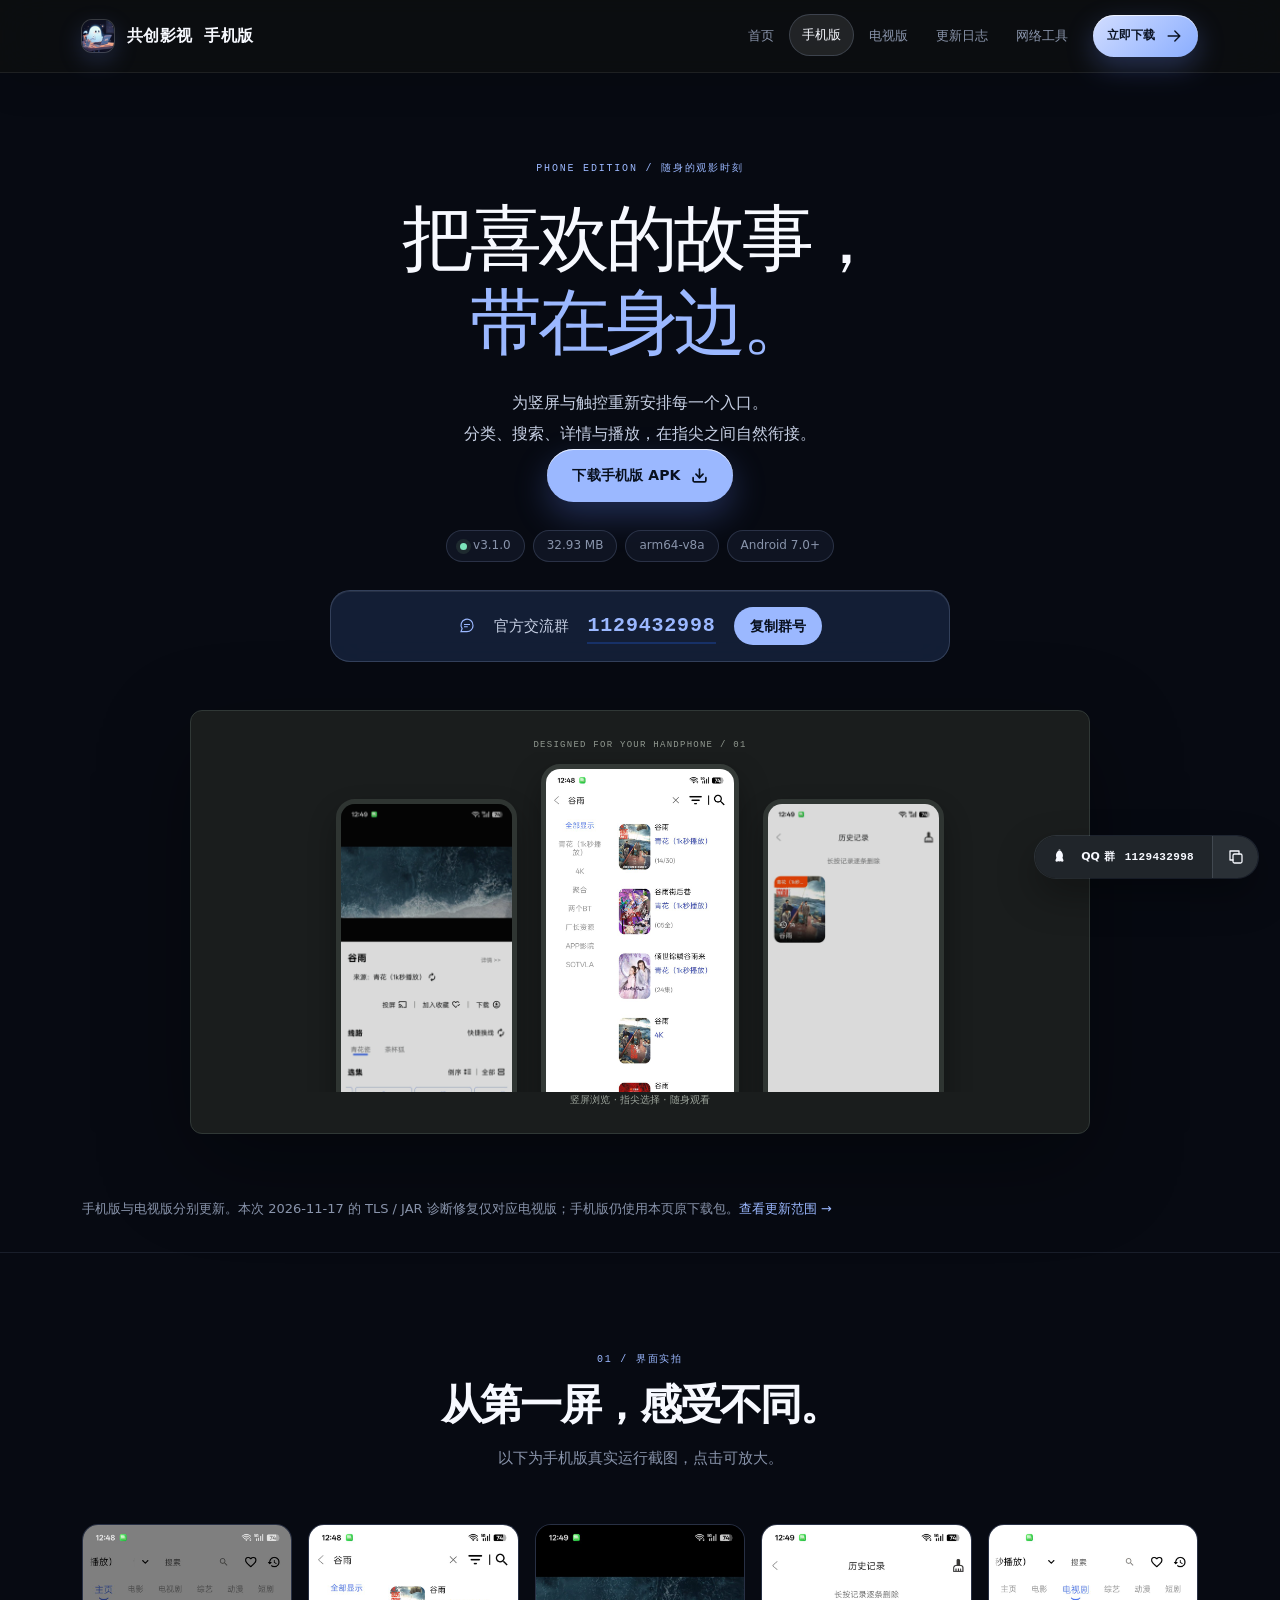
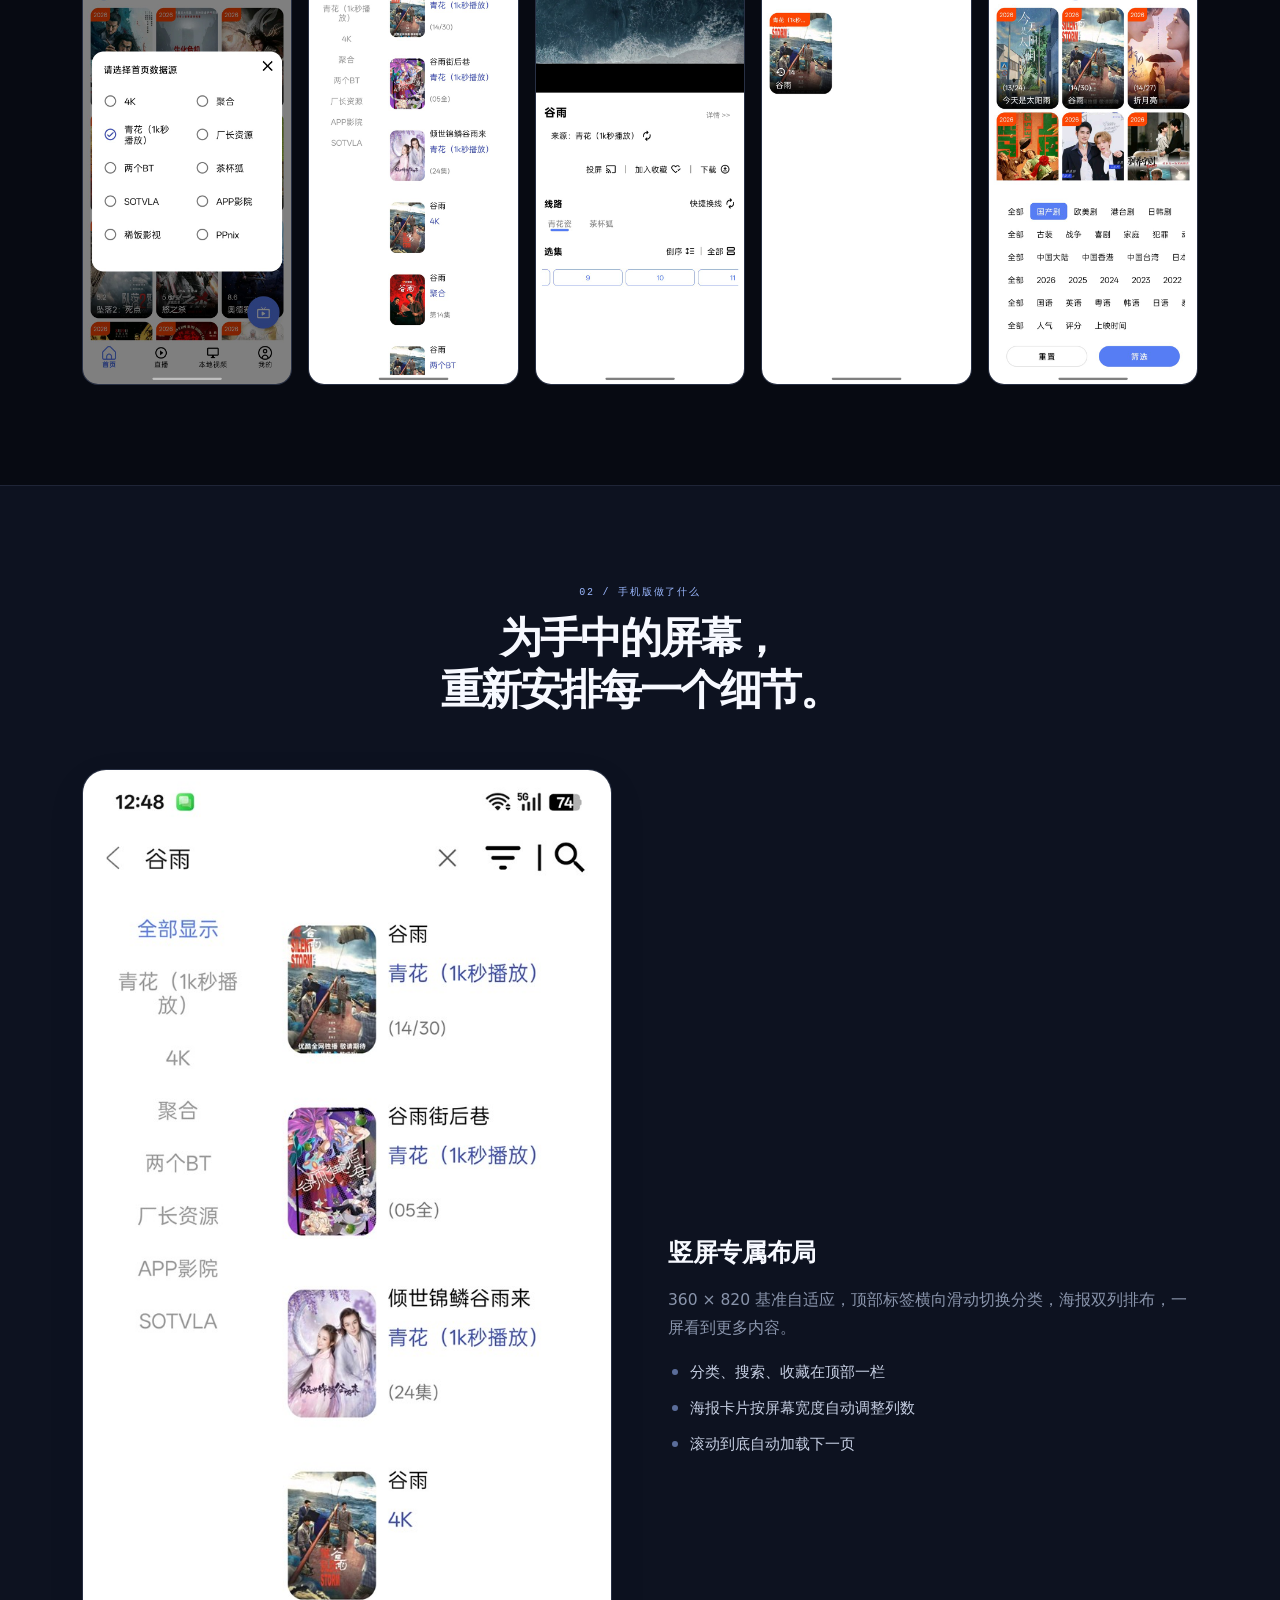
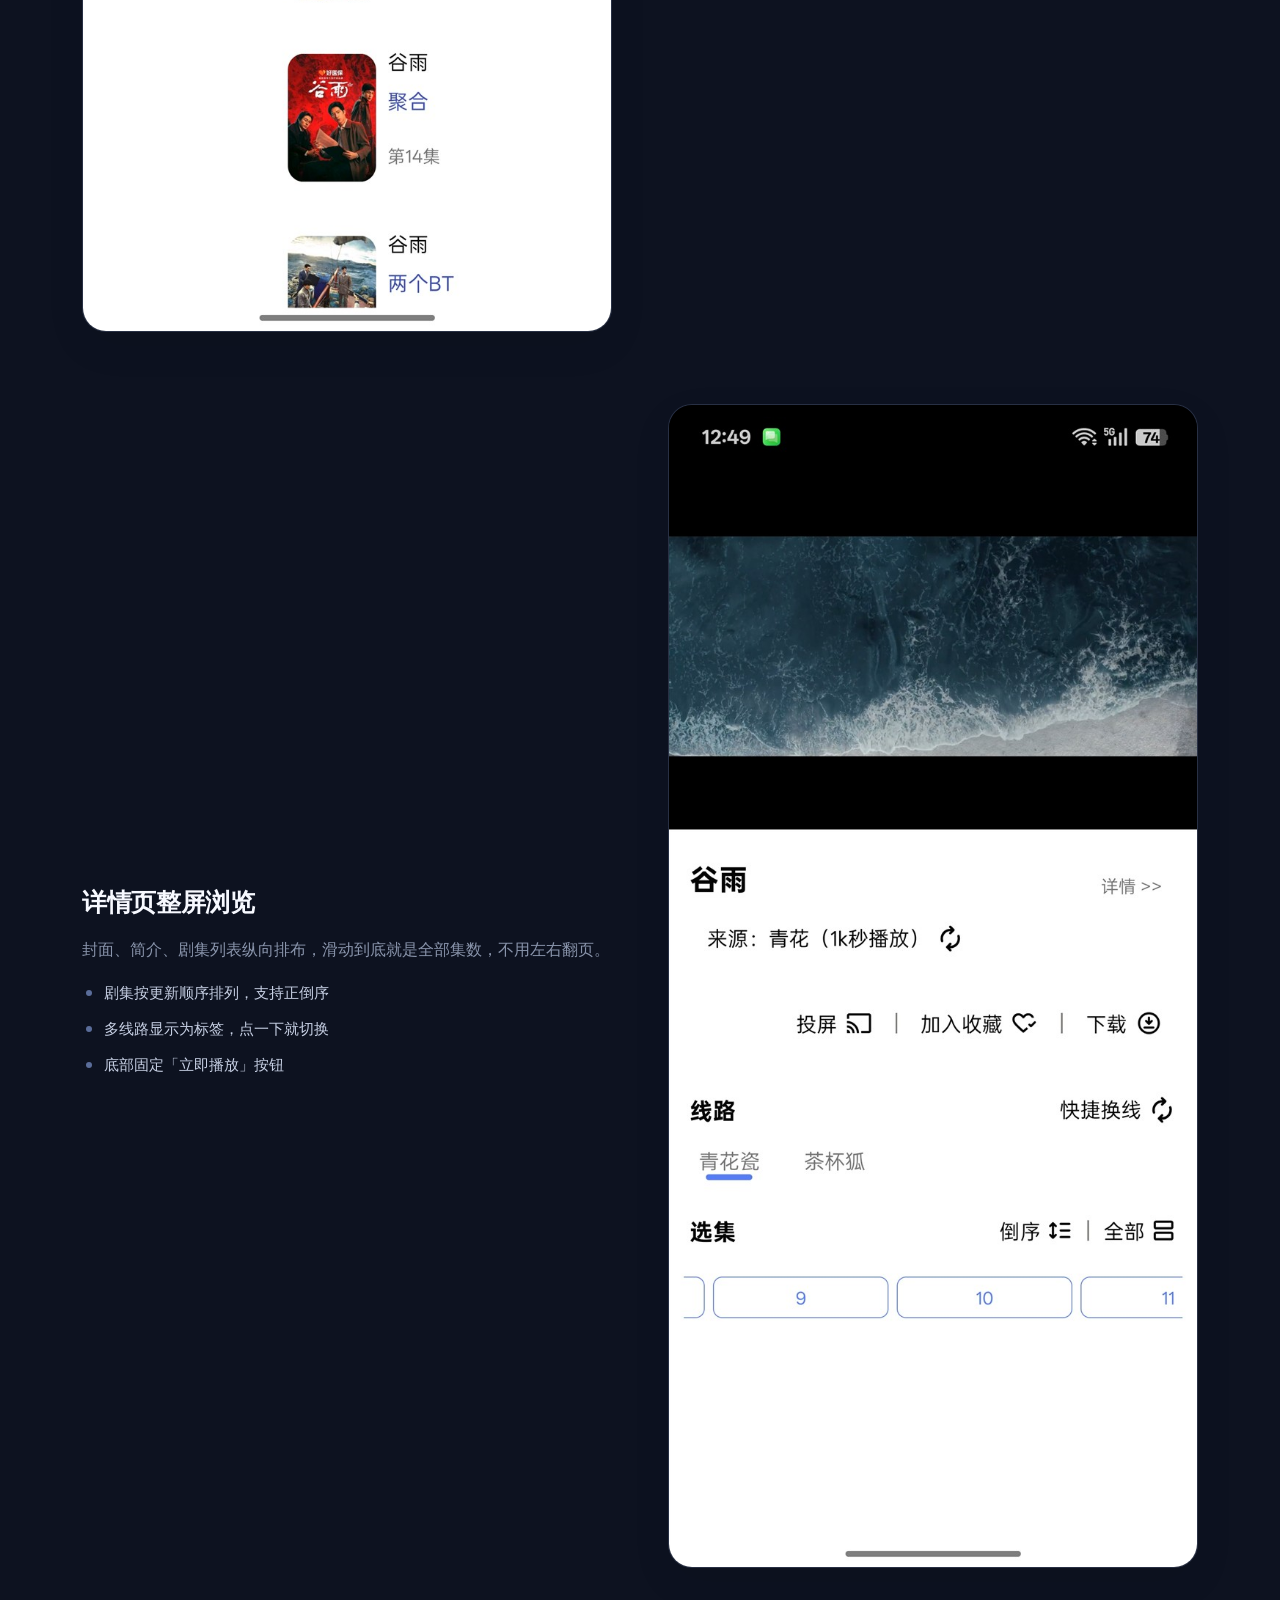
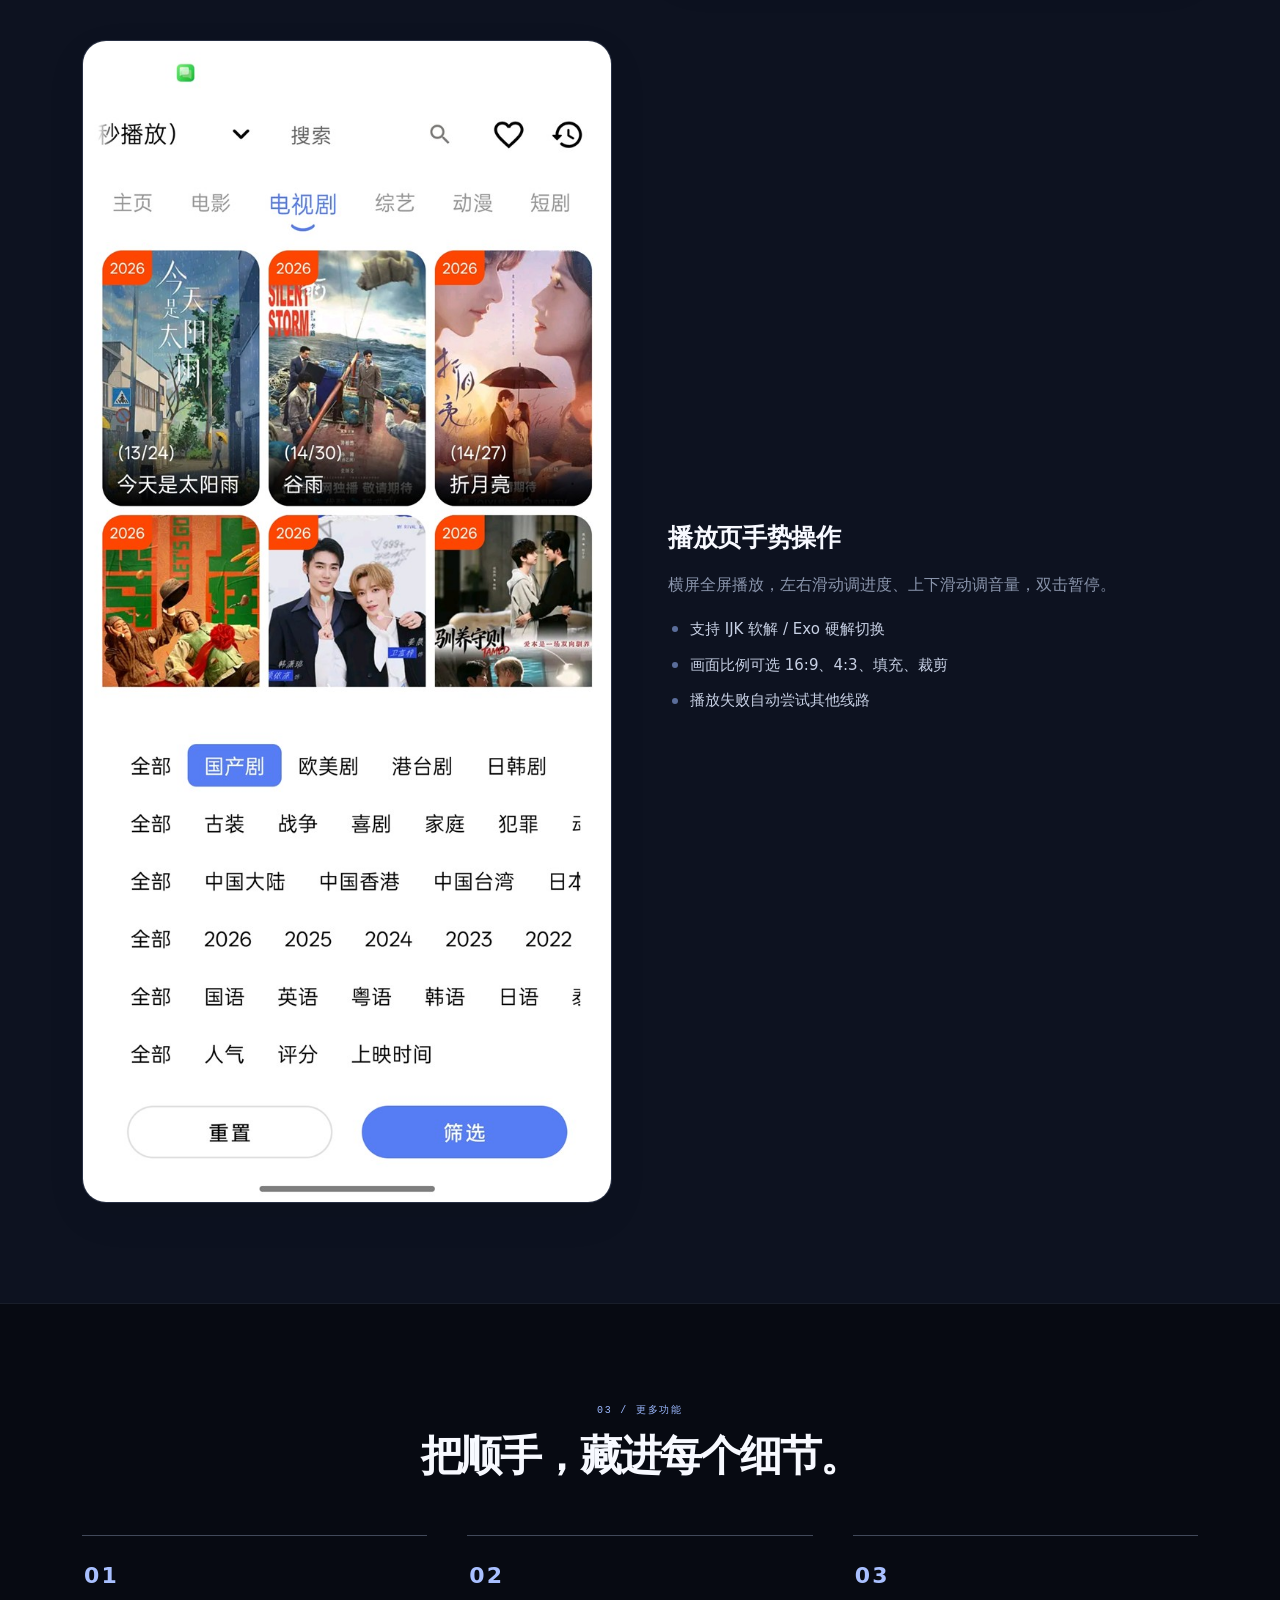
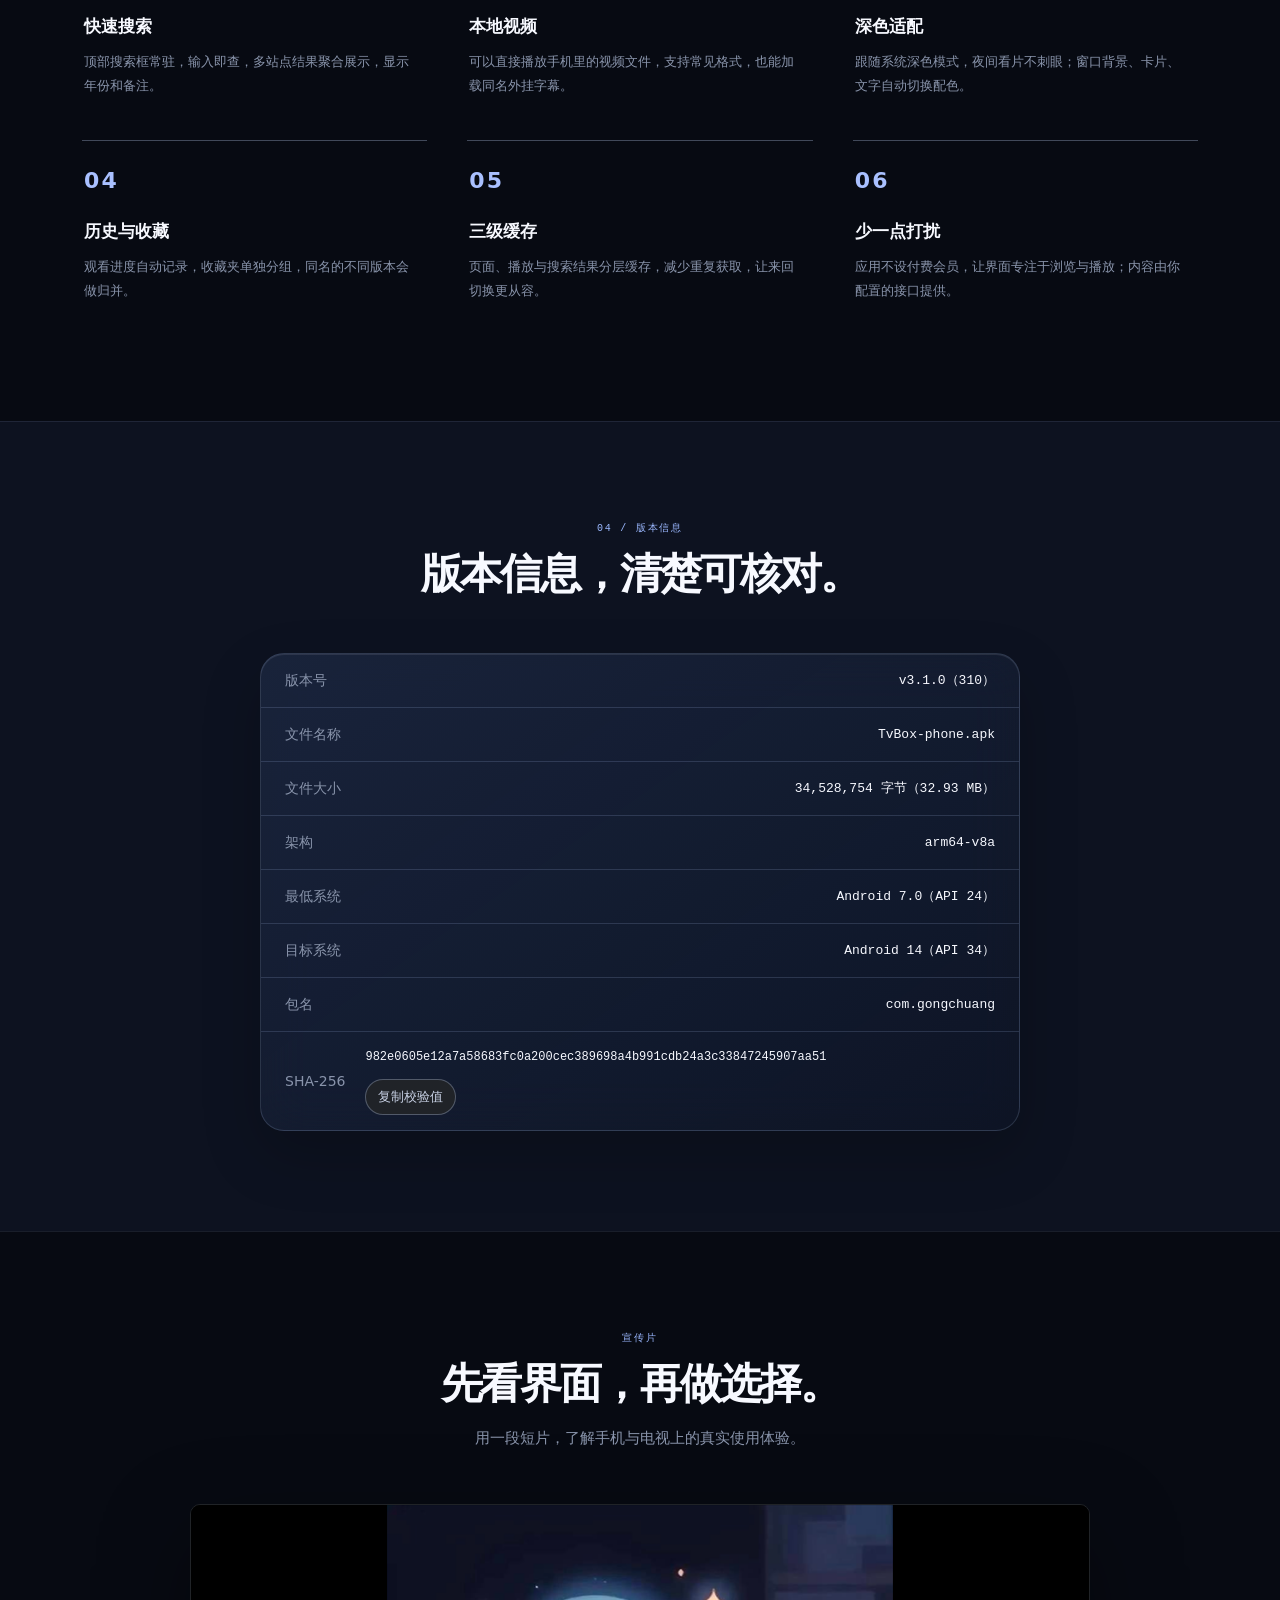
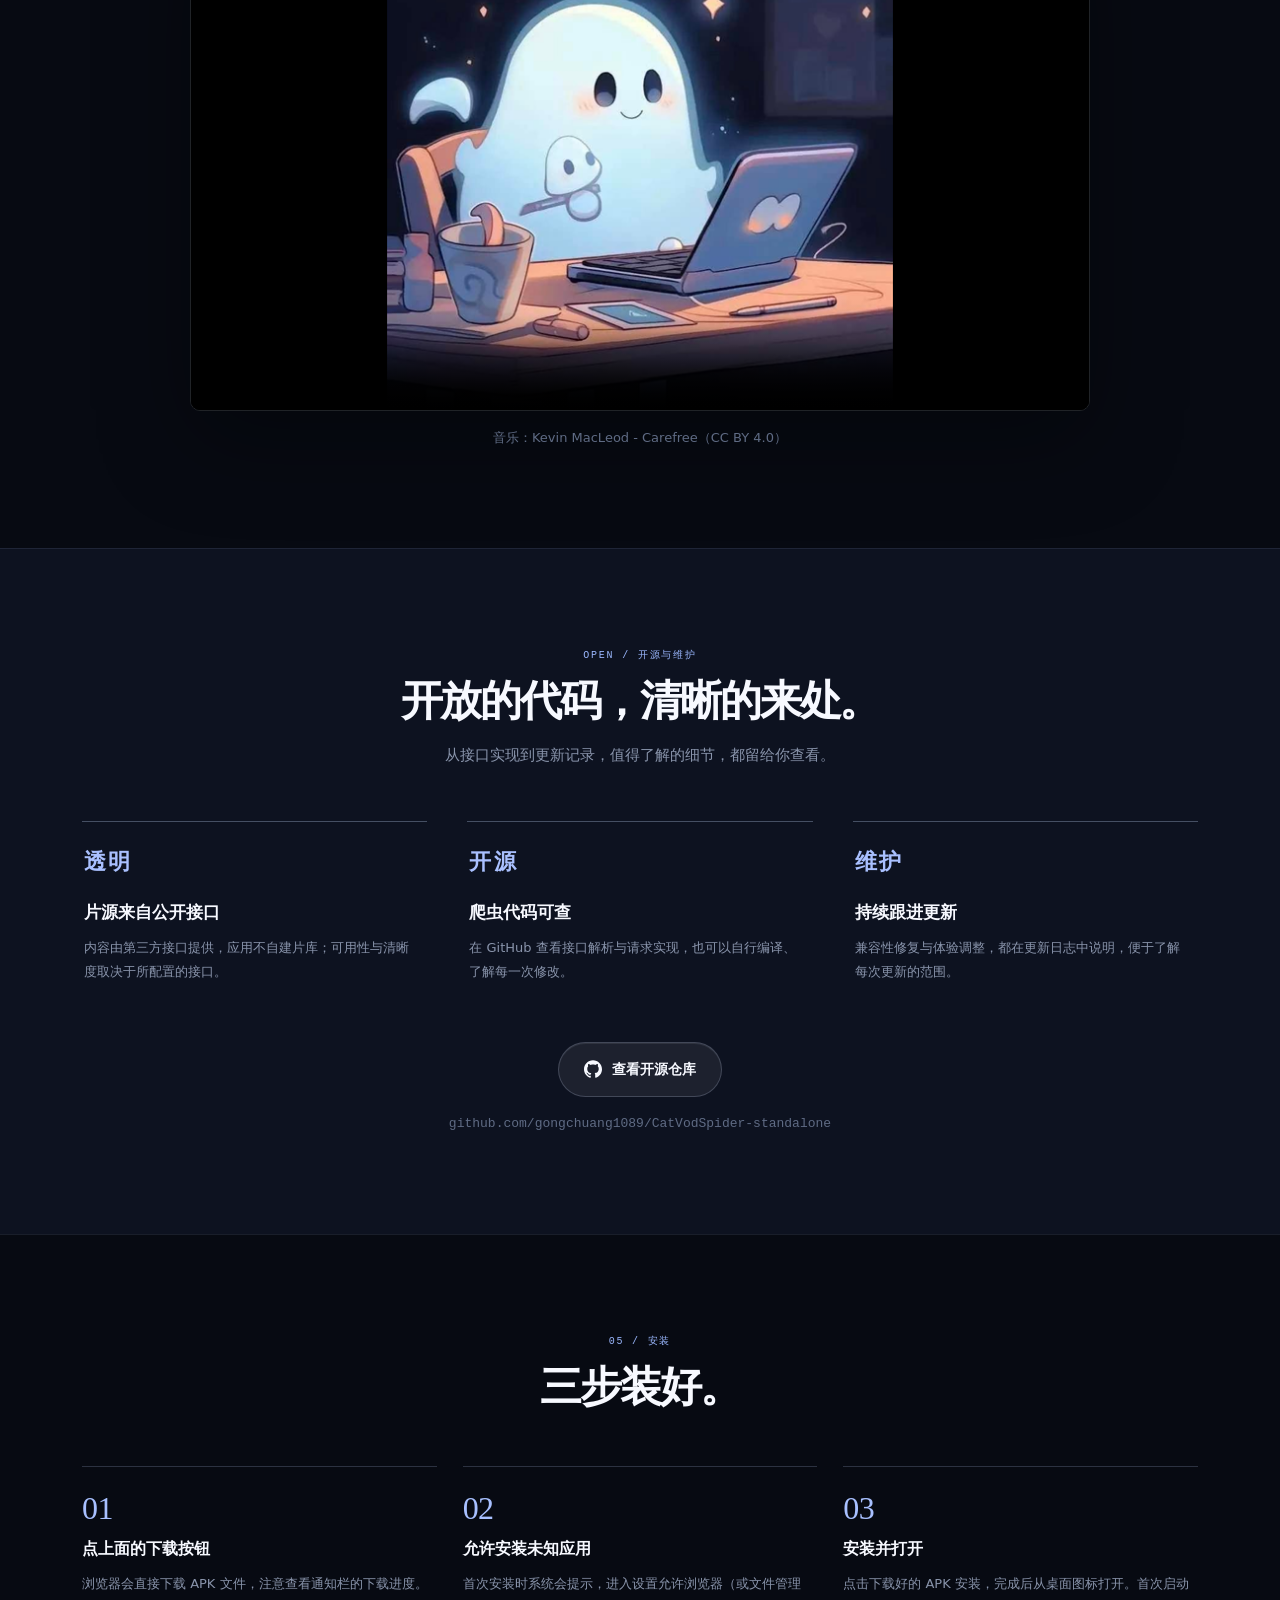
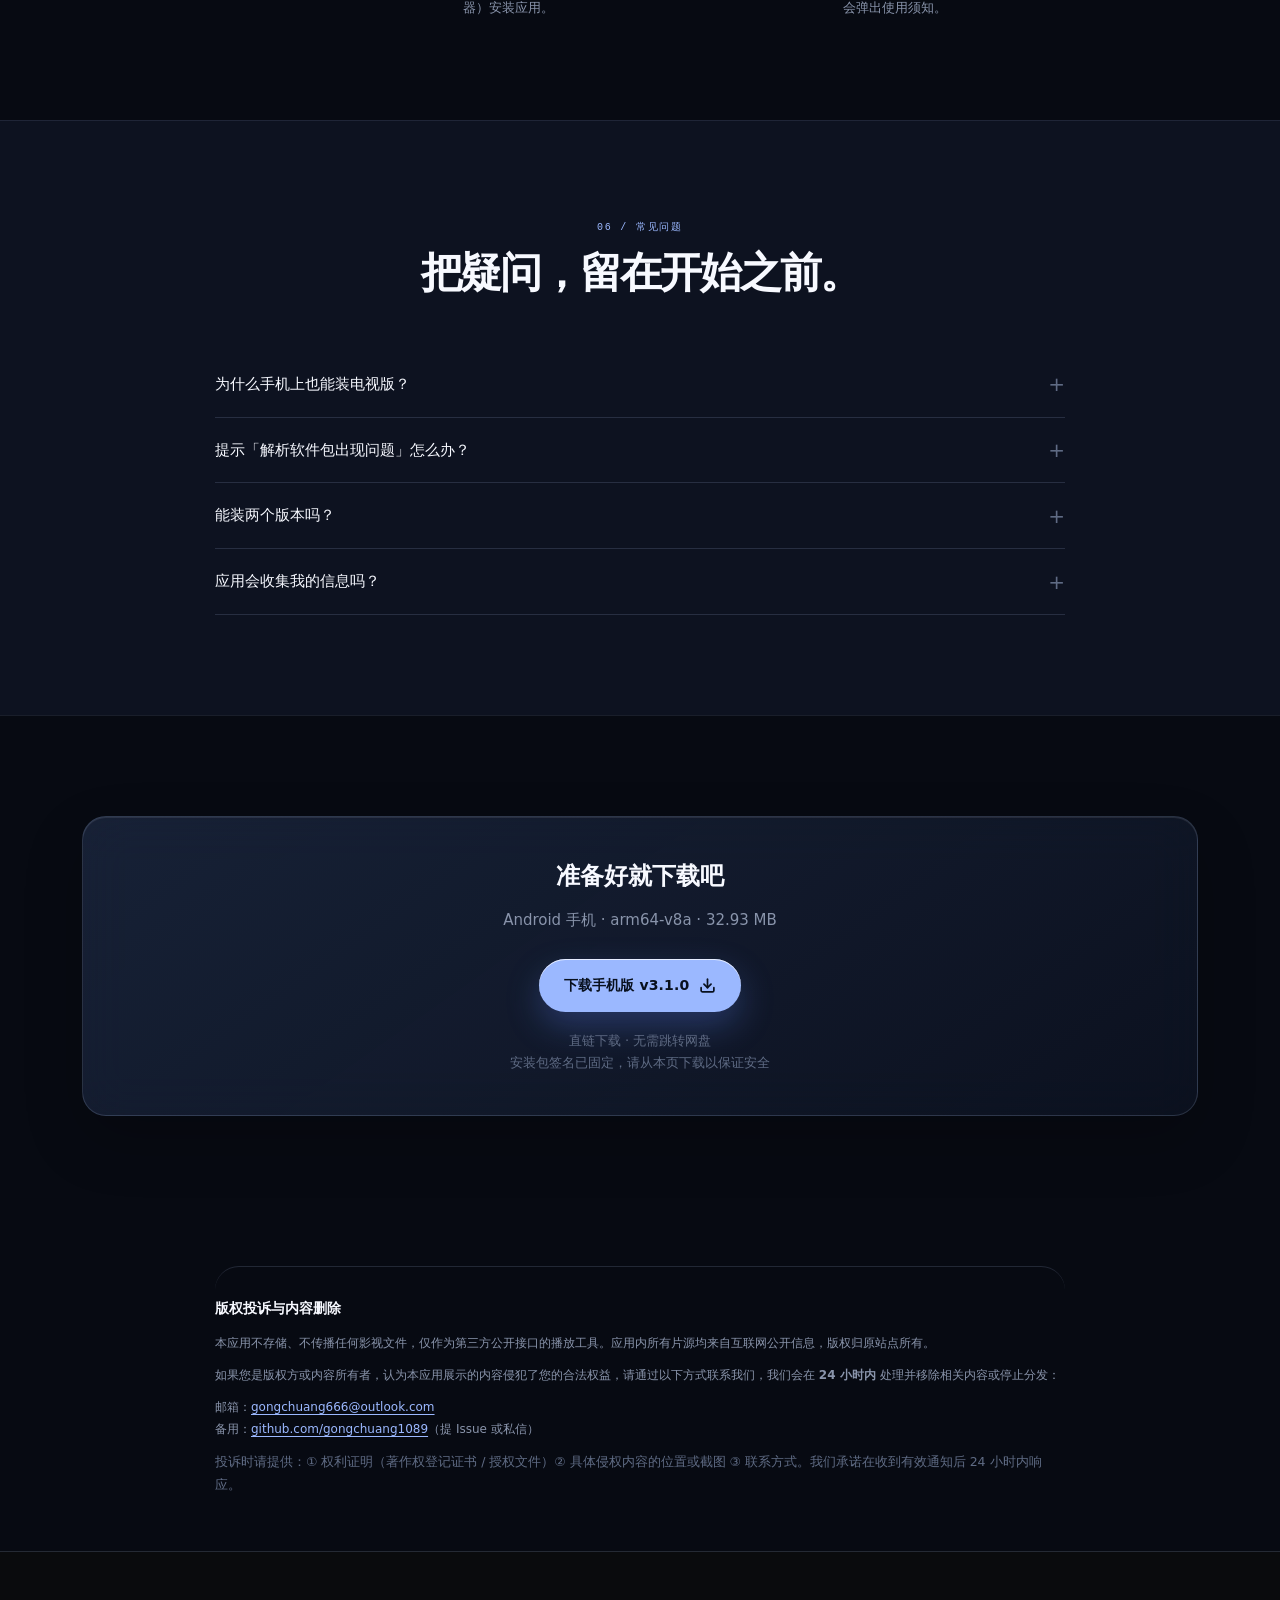
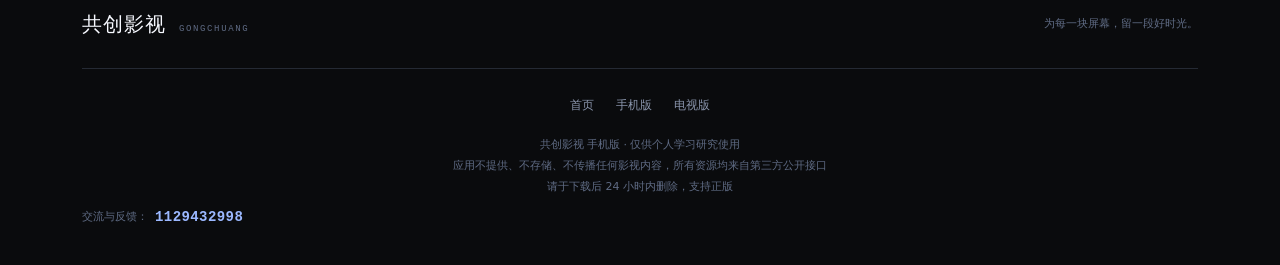
<file: phone.html>
<!DOCTYPE html>
<html lang="zh-CN">
<head>
<meta charset="UTF-8">
<meta name="viewport" content="width=device-width, initial-scale=1, viewport-fit=cover">
<meta name="theme-color" content="#101114">
<title>共创影视 手机版下载 v3.1.0 · 竖屏影视播放器</title>
<meta name="description" content="把喜欢的故事带在身边。共创影视手机版，为竖屏浏览与触控设计，查看真实界面、版本信息与安装说明。">
<meta property="og:title" content="共创影视 手机版下载 v3.1.0">
<meta property="og:description" content="为竖屏与触控重新安排每一个入口，让浏览与播放在指尖之间自然衔接。">
<meta property="og:image" content="/assets/icon.png">
<link rel="icon" href="/assets/icon.png">
<link rel="apple-touch-icon" href="/assets/icon.png">
<link rel="stylesheet" href="/style.css?v=20261117-cinema-1">
</head>
<body class="page-phone">
<a class="skip-link" href="#main">跳到主要内容</a>

<nav class="nav" aria-label="主导航">
  <div class="nav-inner">
    <img class="nav-logo" src="/assets/icon.png" alt="共创影视" decoding="async" width="28" height="28">
    <a class="nav-title" href="/">共创影视<span class="brand-context">手机版</span></a>
    <span class="nav-spacer"></span>
    <button class="menu-toggle" id="menuToggle" type="button" aria-expanded="false" aria-controls="mainNavigation">菜单 <svg width="20" height="20" viewBox="0 0 24 24" fill="none" stroke="currentColor" stroke-width="1.7" stroke-linecap="round" aria-hidden="true"><path d="M4 8h16M4 16h16"/></svg></button>
    <div class="nav-links" id="mainNavigation"><a class="nav-link" href="/">首页</a><a class="nav-link active" href="/phone" aria-current="page">手机版</a><a class="nav-link" href="/tv">电视版</a><a class="nav-link" href="/changelog">更新日志</a><a class="nav-link" href="/tools">网络工具</a><a class="nav-download" href="/#download">立即下载 <svg width="20" height="20" viewBox="0 0 24 24" fill="none" stroke="currentColor" stroke-width="1.7" stroke-linecap="round" stroke-linejoin="round" aria-hidden="true"><path d="M5 12h14m-6-6 6 6-6 6"/></svg></a></div>
  </div>
</nav>

<main id="main" tabindex="-1">

  <!-- Hero -->
  <section class="wrap hero product-hero">
    <span class="hero-eyebrow">PHONE EDITION / 随身的观影时刻</span>
    <h1>把喜欢的故事，<br><span class="mark">带在身边。</span></h1>
    <p class="hero-sub">为竖屏与触控重新安排每一个入口。<br>分类、搜索、详情与播放，在指尖之间自然衔接。</p>
    <a class="btn btn-primary btn-lg" href="https://gitee.com/gongchuang666/newtvbox/releases/download/1/TvBox-phone.apk" id="download">
      下载手机版 APK
      <svg width="17" height="17" viewBox="0 0 24 24" fill="none" stroke="currentColor" stroke-width="2.4" stroke-linecap="round" stroke-linejoin="round"><path d="M21 15v4a2 2 0 0 1-2 2H5a2 2 0 0 1-2-2v-4"/><polyline points="7 10 12 15 17 10"/><line x1="12" y1="15" x2="12" y2="3"/></svg>
    </a>
    <div class="hero-meta">
      <span class="meta-pill"><span class="dot"></span>v3.1.0</span>
      <span class="meta-pill">32.93 MB</span>
      <span class="meta-pill">arm64-v8a</span>
      <span class="meta-pill">Android 7.0+</span>
    </div>
      <div class="qq-banner">
      <span class="qq-icon" aria-hidden="true"><svg width="18" height="18" viewBox="0 0 24 24" fill="none" stroke="currentColor" stroke-width="1.6" aria-hidden="true"><path d="M20 11.5a8 8 0 0 1-8 8H4l1.5-4A8 8 0 1 1 20 11.5Z"/><path d="M8 10h8M8 13h5"/></svg></span>
      <span class="qq-text">官方交流群</span>
      <a class="qq-num qq-link" href="https://qm.qq.com/q/2h6XqxaWzi" target="_blank" rel="noopener noreferrer" title="点击打开 QQ 群">1129432998</a>
      <button class="qq-copy" data-qq="1129432998">复制群号</button>
    </div>
<figure class="product-visual phone-showcase"><div class="showcase-heading"><span>DESIGNED FOR YOUR HAND</span><span>PHONE / 01</span></div><div class="phone-triptych"><img src="/assets/phone-3.jpg" alt="手机版详情界面预览" decoding="async"><img src="/assets/phone-2.jpg" alt="手机版搜索界面预览" decoding="async" fetchpriority="high"><img src="/assets/phone-4.jpg" alt="手机版浏览界面预览" decoding="async"></div><figcaption>竖屏浏览 · 指尖选择 · 随身观看</figcaption></figure></section>

<aside class="wrap version-note">手机版与电视版分别更新。本次 2026-11-17 的 TLS / JAR 诊断修复仅对应电视版；手机版仍使用本页原下载包。<a href="/changelog">查看更新范围 →</a></aside>

  <!-- 截图 -->
  <section class="section" id="shots">
    <div class="wrap">
      <div class="section-head center">
        <span class="section-num">01 / 界面实拍</span>
        <h2>从第一屏，感受不同。</h2>
        <p>以下为手机版真实运行截图，点击可放大。</p>
      </div>
      <div class="shots-phone">
        <img src="/assets/phone-1.jpg" alt="手机版 - 首页数据源选择" data-zoom decoding="async" loading="lazy">
        <img src="/assets/phone-2.jpg" alt="手机版 - 分类浏览" data-zoom decoding="async" loading="lazy">
        <img src="/assets/phone-3.jpg" alt="手机版 - 详情页" data-zoom decoding="async" loading="lazy">
        <img src="/assets/phone-4.jpg" alt="手机版 - 搜索" data-zoom decoding="async" loading="lazy">
        <img src="/assets/phone-5.jpg" alt="手机版 - 播放页" data-zoom decoding="async" loading="lazy">
      </div>
    </div>
  </section>

  <!-- 特色 左图右文 -->
  <section class="section section-alt">
    <div class="wrap">
      <div class="section-head center">
        <span class="section-num">02 / 手机版做了什么</span>
        <h2>为手中的屏幕，<br>重新安排每一个细节。</h2>
      </div>

      <div class="split">
        <div class="split-media">
          <img src="/assets/phone-2.jpg" alt="竖屏布局" data-zoom decoding="async" loading="lazy">
        </div>
        <div class="split-body">
          <h3>竖屏专属布局</h3>
          <p>360 × 820 基准自适应，顶部标签横向滑动切换分类，海报双列排布，一屏看到更多内容。</p>
          <ul>
            <li>分类、搜索、收藏在顶部一栏</li>
            <li>海报卡片按屏幕宽度自动调整列数</li>
            <li>滚动到底自动加载下一页</li>
          </ul>
        </div>
      </div>

      <div class="split rev">
        <div class="split-media">
          <img src="/assets/phone-3.jpg" alt="详情页" data-zoom decoding="async" loading="lazy">
        </div>
        <div class="split-body">
          <h3>详情页整屏浏览</h3>
          <p>封面、简介、剧集列表纵向排布，滑动到底就是全部集数，不用左右翻页。</p>
          <ul>
            <li>剧集按更新顺序排列，支持正倒序</li>
            <li>多线路显示为标签，点一下就切换</li>
            <li>底部固定「立即播放」按钮</li>
          </ul>
        </div>
      </div>

      <div class="split">
        <div class="split-media">
          <img src="/assets/phone-5.jpg" alt="播放页" data-zoom decoding="async" loading="lazy">
        </div>
        <div class="split-body">
          <h3>播放页手势操作</h3>
          <p>横屏全屏播放，左右滑动调进度、上下滑动调音量，双击暂停。</p>
          <ul>
            <li>支持 IJK 软解 / Exo 硬解切换</li>
            <li>画面比例可选 16:9、4:3、填充、裁剪</li>
            <li>播放失败自动尝试其他线路</li>
          </ul>
        </div>
      </div>
    </div>
  </section>

  <!-- 功能格 -->
  <section class="section">
    <div class="wrap">
      <div class="section-head center">
        <span class="section-num">03 / 更多功能</span>
        <h2>把顺手，藏进每个细节。</h2>
      </div>
      <div class="features">
        <div class="feat">
          <div class="feat-num">01</div>
          <h4>快速搜索</h4>
          <p>顶部搜索框常驻，输入即查，多站点结果聚合展示，显示年份和备注。</p>
        </div>
        <div class="feat">
          <div class="feat-num">02</div>
          <h4>本地视频</h4>
          <p>可以直接播放手机里的视频文件，支持常见格式，也能加载同名外挂字幕。</p>
        </div>
        <div class="feat">
          <div class="feat-num">03</div>
          <h4>深色适配</h4>
          <p>跟随系统深色模式，夜间看片不刺眼；窗口背景、卡片、文字自动切换配色。</p>
        </div>
        <div class="feat">
          <div class="feat-num">04</div>
          <h4>历史与收藏</h4>
          <p>观看进度自动记录，收藏夹单独分组，同名的不同版本会做归并。</p>
        </div>
        <div class="feat">
          <div class="feat-num">05</div>
          <h4>三级缓存</h4>
          <p>页面、播放与搜索结果分层缓存，减少重复获取，让来回切换更从容。</p>
        </div>
        <div class="feat">
          <div class="feat-num">06</div>
          <h4>少一点打扰</h4>
          <p>应用不设付费会员，让界面专注于浏览与播放；内容由你配置的接口提供。</p>
        </div>
      </div>
    </div>
  </section>

  <!-- 版本信息 -->
  <section class="section section-alt" id="info">
    <div class="wrap">
      <div class="section-head center">
        <span class="section-num">04 / 版本信息</span>
        <h2>版本信息，清楚可核对。</h2>
      </div>
      <div class="info-table">
        <div class="info-row"><span class="k">版本号</span><span class="v">v3.1.0（310）</span></div>
        <div class="info-row"><span class="k">文件名称</span><span class="v">TvBox-phone.apk</span></div>
        <div class="info-row"><span class="k">文件大小</span><span class="v">34,528,754 字节（32.93 MB）</span></div>
        <div class="info-row"><span class="k">架构</span><span class="v">arm64-v8a</span></div>
        <div class="info-row"><span class="k">最低系统</span><span class="v">Android 7.0（API 24）</span></div>
        <div class="info-row"><span class="k">目标系统</span><span class="v">Android 14（API 34）</span></div>
        <div class="info-row"><span class="k">包名</span><span class="v">com.gongchuang</span></div>
        <div class="info-row checksum-row"><span class="k">SHA-256</span><div class="checksum-value"><code>982e0605e12a7a58683fc0a200cec389698a4b991cdb24a3c33847245907aa51</code><button class="copy-button" type="button" data-copy="982e0605e12a7a58683fc0a200cec389698a4b991cdb24a3c33847245907aa51">复制校验值</button></div></div>
      </div>
    </div>
  </section>

  <!-- 宣传片 -->
  <section class="section" id="promo">
    <div class="wrap">
      <div class="section-head center">
        <span class="section-num">宣传片</span>
        <h2>先看界面，再做选择。</h2>
        <p>用一段短片，了解手机与电视上的真实使用体验。</p>
      </div>
      <div class="promo-wrap">
        <video id="promoVideo" controls preload="metadata" playsinline
               poster="/assets/icon.png" class="promo-video">
          <source src="/assets/promo.mp4" type="video/mp4">
          你的浏览器不支持 HTML5 视频，请
          <a href="/assets/promo.mp4" download>点此下载</a>。
        </video>
      </div>
      <p style="text-align:center;margin-top:16px;font-size:13px;color:var(--text-faint);">
        音乐：Kevin MacLeod - Carefree（CC BY 4.0）
      </p>
    </div>
  </section>
  <!-- 开源与维护 -->
  <section class="section section-alt" id="opensource">
    <div class="wrap">
      <div class="section-head center">
        <span class="section-num">OPEN / 开源与维护</span>
        <h2>开放的代码，清晰的来处。</h2>
        <p>从接口实现到更新记录，值得了解的细节，都留给你查看。</p>
      </div>

      <div class="features">
        <div class="feat">
          <div class="feat-num">透明</div>
          <h4>片源来自公开接口</h4>
          <p>内容由第三方接口提供，应用不自建片库；可用性与清晰度取决于所配置的接口。</p>
        </div>
        <div class="feat">
          <div class="feat-num">开源</div>
          <h4>爬虫代码可查</h4>
          <p>在 GitHub 查看接口解析与请求实现，也可以自行编译、了解每一次修改。</p>
        </div>
        <div class="feat">
          <div class="feat-num">维护</div>
          <h4>持续跟进更新</h4>
          <p>兼容性修复与体验调整，都在更新日志中说明，便于了解每次更新的范围。</p>
        </div>
      </div>

      <div style="text-align:center;margin-top:40px;">
        <a class="btn btn-outline btn-lg" href="https://github.com/gongchuang1089/CatVodSpider-standalone" target="_blank" rel="noopener noreferrer">
          <svg width="18" height="18" viewBox="0 0 24 24" fill="currentColor" aria-hidden="true"><path d="M12 .297c-6.63 0-12 5.373-12 12 0 5.303 3.438 9.8 8.205 11.385.6.113.82-.258.82-.577 0-.285-.01-1.04-.015-2.04-3.338.724-4.042-1.61-4.042-1.61C4.422 18.07 3.633 17.7 3.633 17.7c-1.087-.744.084-.729.084-.729 1.205.084 1.838 1.236 1.838 1.236 1.07 1.835 2.809 1.305 3.495.998.108-.776.417-1.305.76-1.605-2.665-.3-5.466-1.332-5.466-5.93 0-1.31.465-2.38 1.235-3.22-.135-.303-.54-1.523.105-3.176 0 0 1.005-.322 3.3 1.23.96-.267 1.98-.399 3-.405 1.02.006 2.04.138 3 .405 2.28-1.552 3.285-1.23 3.285-1.23.645 1.653.24 2.873.12 3.176.765.84 1.23 1.91 1.23 3.22 0 4.61-2.805 5.625-5.475 5.92.42.36.81 1.096.81 2.22 0 1.606-.015 2.896-.015 3.286 0 .315.21.69.825.57C20.565 22.092 24 17.592 24 12.297c0-6.627-5.373-12-12-12"/></svg>
          查看开源仓库
        </a>
        <p style="margin-top:16px;font-size:13px;color:var(--text-faint);font-family:ui-monospace,Consolas,monospace;word-break:break-all;">github.com/gongchuang1089/CatVodSpider-standalone</p>
      </div>
    </div>
  </section>
  <!-- 安装 -->
  <section class="section">
    <div class="wrap">
      <div class="section-head center">
        <span class="section-num">05 / 安装</span>
        <h2>三步装好。</h2>
      </div>
      <div class="steps">
        <div class="step">
          <h4>点上面的下载按钮</h4>
          <p>浏览器会直接下载 APK 文件，注意查看通知栏的下载进度。</p>
        </div>
        <div class="step">
          <h4>允许安装未知应用</h4>
          <p>首次安装时系统会提示，进入设置允许浏览器（或文件管理器）安装应用。</p>
        </div>
        <div class="step">
          <h4>安装并打开</h4>
          <p>点击下载好的 APK 安装，完成后从桌面图标打开。首次启动会弹出使用须知。</p>
        </div>
      </div>
    </div>
  </section>

  <!-- FAQ -->
  <section class="section section-alt" id="faq">
    <div class="wrap">
      <div class="section-head center">
        <span class="section-num">06 / 常见问题</span>
        <h2>把疑问，留在开始之前。</h2>
      </div>
      <div class="faq">
        <details class="faq-item">
          <summary>为什么手机上也能装电视版？</summary>
          <div class="faq-body">
            可以装，但电视版是横屏布局，手机上需要横过来操作，按钮也偏大。
            除非你有特殊需求，手机上建议用这个手机版。
          </div>
        </details>
        <details class="faq-item">
          <summary>提示「解析软件包出现问题」怎么办？</summary>
          <div class="faq-body">
            通常是下载不完整或系统版本太低。先确认是 Android 7.0 以上，
            再重新下载一次，并用页面提供的 SHA-256 值校验文件是否完整。
          </div>
        </details>
        <details class="faq-item">
          <summary>能装两个版本吗？</summary>
          <div class="faq-body">
            手机版和电视版的包名不同（com.gongchuang / com.gongchuang.tv），理论上可以共存，
            但它们的收藏和历史是独立的，不建议同时使用。
          </div>
        </details>
        <details class="faq-item">
          <summary>应用会收集我的信息吗？</summary>
          <div class="faq-body">
            应用不做账号体系，不收集个人信息。所有观看记录、收藏都保存在本机，
            卸载应用后随之清除。网络请求只发往配置的公开影视接口。
          </div>
        </details>
      </div>
    </div>
  </section>

  <!-- 下载 -->
  <section class="section">
    <div class="wrap">
      <div class="dl-card">
        <h2 style="font-size:24px;font-weight:800;margin-bottom:12px;">准备好就下载吧</h2>
        <p style="color:var(--text-dim);font-size:15px;margin-bottom:26px;">Android 手机 · arm64-v8a · 32.93 MB</p>
        <a class="btn btn-primary btn-lg" href="https://gitee.com/gongchuang666/newtvbox/releases/download/1/TvBox-phone.apk">
          下载手机版 v3.1.0
          <svg width="17" height="17" viewBox="0 0 24 24" fill="none" stroke="currentColor" stroke-width="2.4" stroke-linecap="round" stroke-linejoin="round"><path d="M21 15v4a2 2 0 0 1-2 2H5a2 2 0 0 1-2-2v-4"/><polyline points="7 10 12 15 17 10"/><line x1="12" y1="15" x2="12" y2="3"/></svg>
        </a>
        <p class="dl-note">直链下载 · 无需跳转网盘<br>安装包签名已固定，请从本页下载以保证安全</p>
      </div>
    </div>
  </section>

      <div class="report-box">
        <h4>版权投诉与内容删除</h4>
        <p>本应用不存储、不传播任何影视文件，仅作为第三方公开接口的播放工具。应用内所有片源均来自互联网公开信息，版权归原站点所有。</p>
        <p>如果您是版权方或内容所有者，认为本应用展示的内容侵犯了您的合法权益，请通过以下方式联系我们，我们会在 <strong>24 小时内</strong> 处理并移除相关内容或停止分发：</p>
        <p>
          邮箱：<a href="mailto:gongchuang666@outlook.com">gongchuang666@outlook.com</a><br>
          备用：<a href="https://github.com/gongchuang1089" target="_blank" rel="noopener noreferrer">github.com/gongchuang1089</a>（提 Issue 或私信）
        </p>
        <p style="color:var(--text-faint);font-size:12.5px;">投诉时请提供：① 权利证明（著作权登记证书 / 授权文件）② 具体侵权内容的位置或截图 ③ 联系方式。我们承诺在收到有效通知后 24 小时内响应。</p>
      </div>
</main>

<footer class="footer">
  <div class="wrap"><div class="footer-brand"><a href="/">共创影视<span>GONGCHUANG</span></a><p>为每一块屏幕，留一段好时光。</p></div>
    <div class="links">
      <a href="/">首页</a>
      <a href="/phone">手机版</a>
      <a href="/tv">电视版</a>
    </div>
    <p>
      共创影视 手机版 · 仅供个人学习研究使用<br>
      应用不提供、不存储、不传播任何影视内容，所有资源均来自第三方公开接口<br>
      请于下载后 24 小时内删除，支持正版
    </p>
      <p class="footer-qq">
        交流与反馈：<strong>1129432998</strong>
      </p>  </div>
</footer>

<!-- 下载免责声明弹窗 -->
<div class="modal-mask" id="dlModal" hidden role="dialog" aria-modal="true" aria-labelledby="downloadTitle">
  <div class="modal-box">
    <div class="modal-head">
      <h3 id="downloadTitle">下载前请阅读</h3>
      <p>本应用不提供任何影视内容，仅为第三方公开接口的播放工具</p>
    </div>
    <div class="modal-body">
      <ol>
        <li><strong>应用性质</strong>：本应用是一个空壳播放器，<strong>不提供、不存储、不传播</strong>任何影视资源。所有内容均由用户自行配置的第三方接口提供，与本应用开发者无关。</li>
        <li><strong>接口来源</strong>：应用内使用的片源接口来自互联网公开信息，版权归原站点所有。本应用不对任何第三方内容的合法性、准确性、完整性负责。</li>
        <li><strong>使用范围</strong>：仅供个人学习、研究、技术交流使用，<strong>禁止任何商业用途</strong>。请于下载后 24 小时内自行删除。</li>
        <li><strong>版权声明</strong>：请支持正版影视作品。如您喜欢某部作品，请通过正规渠道购买或订阅。因使用本应用产生的任何版权纠纷，由使用者自行承担。</li>
        <li><strong>免责条款</strong>：使用本应用即表示您已理解并同意上述条款。因使用本应用造成的任何直接或间接损失，开发者不承担任何责任。</li>
      </ol>
    </div>
    <div class="modal-foot">
      <label class="modal-check">
        <input type="checkbox" id="dlAgree">
        <span>我已阅读并同意上述条款，仅用于个人学习研究</span>
      </label>
      <div class="modal-actions">
        <button class="btn btn-outline" id="dlCancel">取消</button>
        <button class="btn btn-primary" id="dlConfirm" type="button" disabled>确认下载</button>
      </div>
    </div>
  </div>
</div>
<!-- QQ 群悬浮按钮 -->
<div class="qq-float-group"><a class="qq-float" href="https://qm.qq.com/q/2h6XqxaWzi" target="_blank" rel="noopener noreferrer" title="打开 QQ 群">
  <svg width="18" height="18" viewBox="0 0 24 24" fill="currentColor"><path d="M12.003 2c-4.418 0-8 3.582-8 8 0 1.106.225 2.161.632 3.123-.518 1.375-1.363 2.85-1.363 3.877 0 .32.14.607.375.807.06.052 1.485.966 3.09-.098.61.135 1.243.208 1.894.208h.001c.65 0 1.283-.073 1.893-.208 1.605 1.064 3.03.15 3.09.098.235-.2.375-.487.375-.807 0-1.027-.845-2.502-1.363-3.877.407-.962.632-2.017.632-3.123 0-4.418-3.581-8-8-8z"/></svg>
  <span>QQ 群</span>
  <span class="qq-float-num">1129432998</span>
</a><button class="qq-float-copy" data-qq="1129432998" type="button" aria-label="复制 QQ 群号" title="复制群号"><svg width="18" height="18" viewBox="0 0 24 24" fill="none" stroke="currentColor" stroke-width="1.7" stroke-linecap="round" stroke-linejoin="round" aria-hidden="true"><rect x="8" y="8" width="12" height="12" rx="2"/><path d="M16 8V4H4v12h4"/></svg></button></div>
<div class="qq-toast" id="qqToast" role="status" aria-live="polite">群号已复制</div>
<div class="lightbox" id="lightbox" hidden role="dialog" aria-modal="true" aria-label="截图预览">
  <button class="lightbox-close" type="button" aria-label="关闭截图">关闭 <span aria-hidden="true">×</span></button>
  <img id="lightbox-img" alt=""><p class="lightbox-caption"></p>
</div>



<script src="/assets/site.js?v=20261117-cinema-1" defer></script>
</body>
</html>
</file>
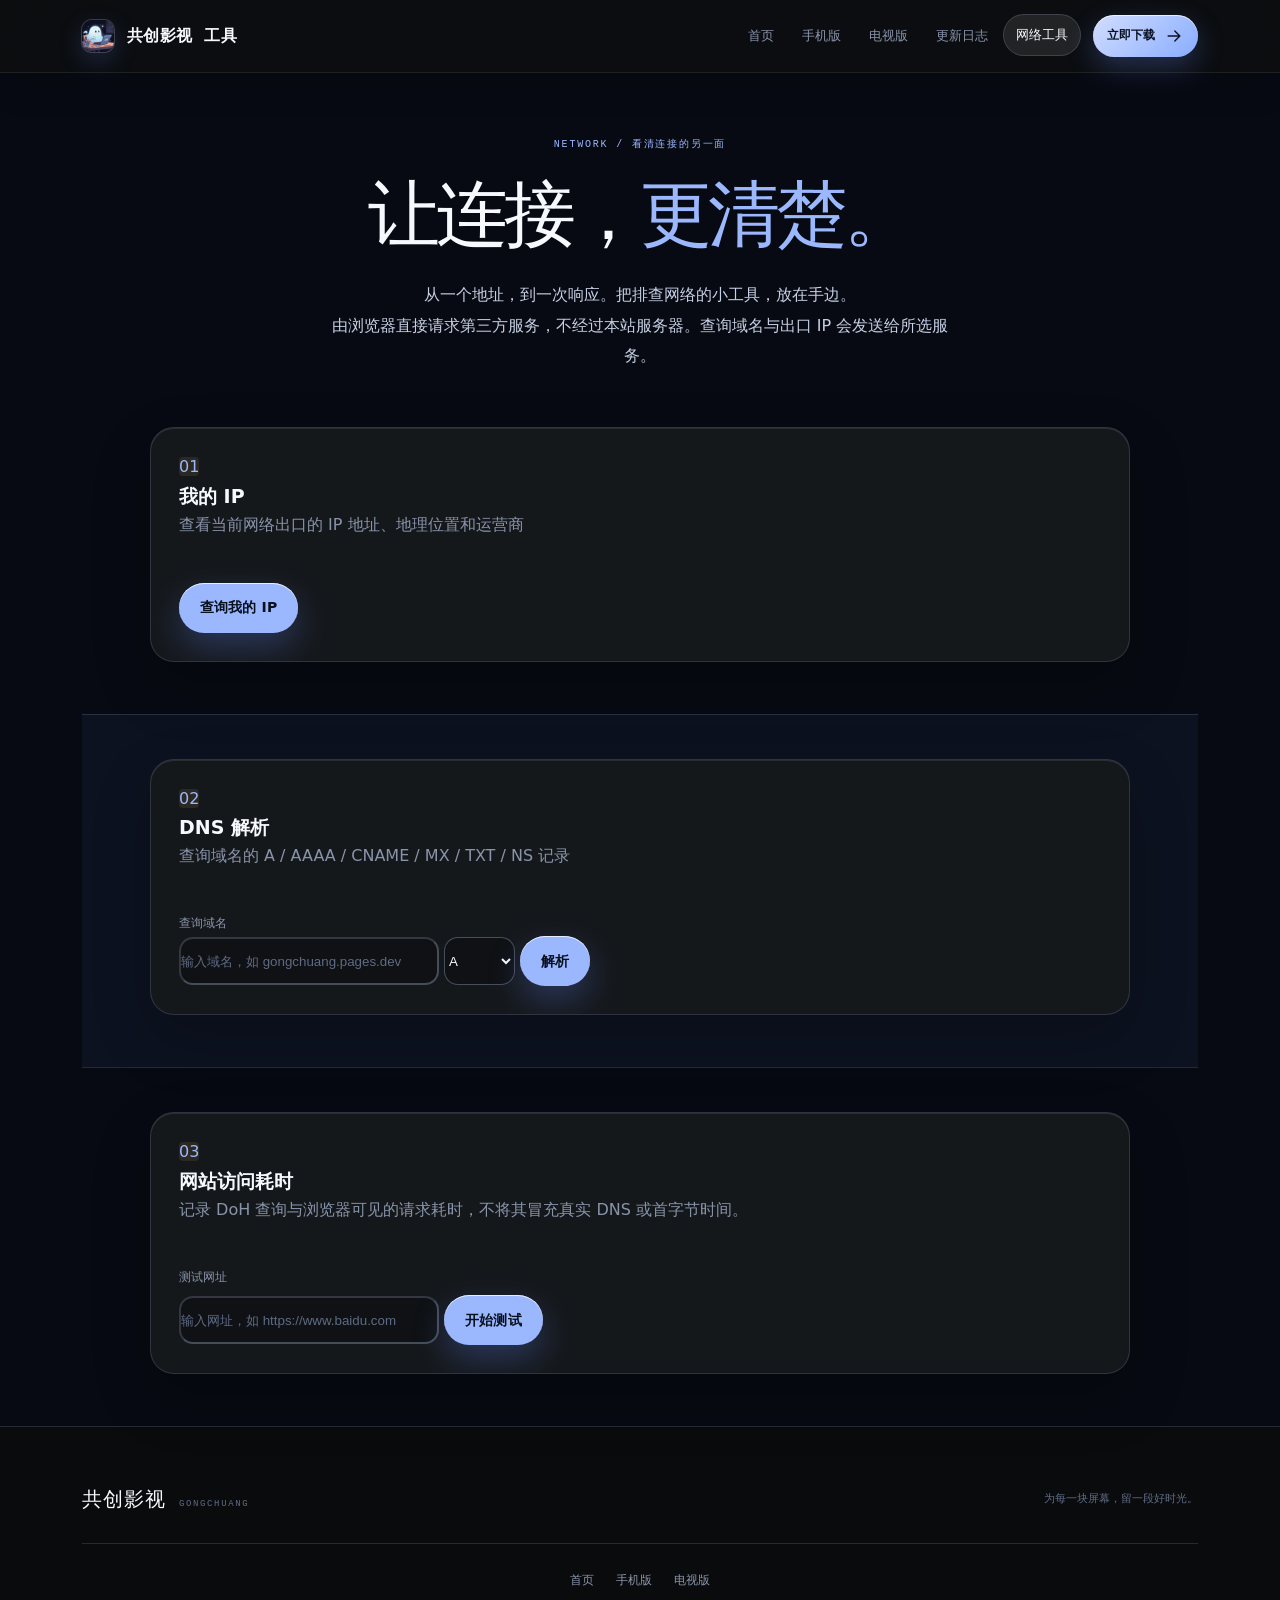
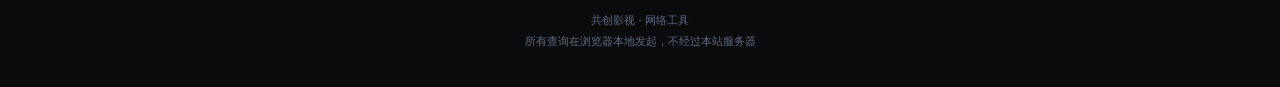
<file: tools.html>
<!DOCTYPE html>
<html lang="zh-CN">
<head>
<meta charset="UTF-8">
<meta name="viewport" content="width=device-width, initial-scale=1, viewport-fit=cover">
<meta name="theme-color" content="#101114">
<title>网络工具 · IP 查询 / DNS 解析 / 网站测速</title>
<meta name="description" content="在线网络工具：查询本机出口 IP 与归属地、DNS 记录解析、网站访问耗时测试。">
<link rel="icon" href="/assets/icon.png">
<link rel="apple-touch-icon" href="/assets/icon.png">
<link rel="stylesheet" href="/style.css?v=20261117-cinema-1">
</head>
<body class="page-tools">
<a class="skip-link" href="#main">跳到主要内容</a>

<nav class="nav" aria-label="主导航">
  <div class="nav-inner">
    <img class="nav-logo" src="/assets/icon.png" alt="共创影视" decoding="async" width="28" height="28">
    <a class="nav-title" href="/">共创影视<span class="brand-context">工具</span></a>
    <span class="nav-spacer"></span>
    <button class="menu-toggle" id="menuToggle" type="button" aria-expanded="false" aria-controls="mainNavigation">菜单 <svg width="20" height="20" viewBox="0 0 24 24" fill="none" stroke="currentColor" stroke-width="1.7" stroke-linecap="round" aria-hidden="true"><path d="M4 8h16M4 16h16"/></svg></button>
    <div class="nav-links" id="mainNavigation"><a class="nav-link" href="/">首页</a><a class="nav-link" href="/phone">手机版</a><a class="nav-link" href="/tv">电视版</a><a class="nav-link" href="/changelog">更新日志</a><a class="nav-link active" href="/tools" aria-current="page">网络工具</a><a class="nav-download" href="/#download">立即下载 <svg width="20" height="20" viewBox="0 0 24 24" fill="none" stroke="currentColor" stroke-width="1.7" stroke-linecap="round" stroke-linejoin="round" aria-hidden="true"><path d="M5 12h14m-6-6 6 6-6 6"/></svg></a></div>
  </div>
</nav>

<main class="wrap" id="main" tabindex="-1">

  <section class="hero" style="padding:56px 0 36px;">
    <span class="hero-eyebrow">NETWORK / 看清连接的另一面</span>
    <h1>让连接，<span class="mark">更清楚。</span></h1>
    <p class="hero-sub">
      从一个地址，到一次响应。把排查网络的小工具，放在手边。<br>
      由浏览器直接请求第三方服务，不经过本站服务器。查询域名与出口 IP 会发送给所选服务。
    </p>
  </section>

  <!-- 工具 1：IP 查询 -->
  <section class="section" style="border-top:none;padding-top:20px;">
    <div class="wrap" style="padding:0;">
      <div class="tool-card">
        <div class="tool-head">
          <span class="tool-num">01</span>
          <div>
            <h3>我的 IP</h3>
            <p>查看当前网络出口的 IP 地址、地理位置和运营商</p>
          </div>
        </div>
        <div class="tool-body">
          <button class="btn btn-primary" id="btnIp">查询我的 IP</button>
          <div class="tool-result" aria-live="polite" id="ipResult" style="display:none;">
            <div class="res-grid">
              <div class="res-item"><span class="res-k">IP 地址</span><span class="res-v" id="rIp">—</span></div>
              <div class="res-item"><span class="res-k">国家 / 地区</span><span class="res-v" id="rCountry">—</span></div>
              <div class="res-item"><span class="res-k">省 / 城市</span><span class="res-v" id="rCity">—</span></div>
              <div class="res-item"><span class="res-k">运营商</span><span class="res-v" id="rOrg">—</span></div>
              <div class="res-item"><span class="res-k">时区</span><span class="res-v" id="rTz">—</span></div>
              <div class="res-item"><span class="res-k">经纬度</span><span class="res-v" id="rGeo">—</span></div>
            </div>
            <p class="res-note" id="ipNote">数据来源：ipip.net / ip.sb（第三方公开接口，仅供参考）</p>
          </div>
        </div>
      </div>
    </div>
  </section>

  <!-- 工具 2：DNS 查询 -->
  <section class="section section-alt" style="padding-top:44px;">
    <div class="wrap" style="padding:0;">
      <div class="tool-card">
        <div class="tool-head">
          <span class="tool-num">02</span>
          <div>
            <h3>DNS 解析</h3>
            <p>查询域名的 A / AAAA / CNAME / MX / TXT / NS 记录</p>
          </div>
        </div>
        <div class="tool-body">
          <div class="tool-labels"><label for="dnsHost">查询域名</label><label for="dnsType">记录类型</label></div><div class="tool-row">
            <input class="tool-input" id="dnsHost" aria-label="要查询的域名" type="text" placeholder="输入域名，如 gongchuang.pages.dev" autocomplete="off">
            <select class="tool-select" id="dnsType" aria-label="DNS 记录类型">
              <option value="A">A</option>
              <option value="AAAA">AAAA</option>
              <option value="CNAME">CNAME</option>
              <option value="MX">MX</option>
              <option value="TXT">TXT</option>
              <option value="NS">NS</option>
            </select>
            <button class="btn btn-primary" id="btnDns">解析</button>
          </div>
          <div class="tool-result" aria-live="polite" id="dnsResult" style="display:none;">
            <table class="res-table" id="dnsTable">
              <thead><tr><th>类型</th><th>TTL</th><th>值</th></tr></thead>
              <tbody id="dnsBody"></tbody>
            </table>
            <p class="res-note" id="dnsNote">数据来源：阿里 DoH / Cloudflare DoH</p>
          </div>
        </div>
      </div>
    </div>
  </section>

  <!-- 工具 3：网站测速 -->
  <section class="section" style="padding-top:44px;">
    <div class="wrap" style="padding:0;">
      <div class="tool-card">
        <div class="tool-head">
          <span class="tool-num">03</span>
          <div>
            <h3>网站访问耗时</h3>
            <p>记录 DoH 查询与浏览器可见的请求耗时，不将其冒充真实 DNS 或首字节时间。</p>
          </div>
        </div>
        <div class="tool-body">
          <label class="field-label" for="speedUrl">测试网址</label><div class="tool-row">
            <input class="tool-input" id="speedUrl" aria-label="要测试的网址" type="text" placeholder="输入网址，如 https://www.baidu.com" autocomplete="off">
            <button class="btn btn-primary" id="btnSpeed">开始测试</button>
          </div>
          <div class="tool-result" aria-live="polite" id="speedResult" style="display:none;">
            <div class="res-grid">
              <div class="res-item"><span class="res-k">DoH 查询耗时</span><span class="res-v" id="sDns">—</span></div>
              <div class="res-item"><span class="res-k">请求响应可见耗时</span><span class="res-v" id="sTtfb">—</span></div>
              <div class="res-item"><span class="res-k">本次操作总耗时</span><span class="res-v" id="sTotal">—</span></div>
              <div class="res-item"><span class="res-k">HTTP 状态</span><span class="res-v" id="sStatus">—</span></div>
            </div>
            <p class="res-note">DoH 耗时包含到第三方解析服务的网络开销，不是系统 DNS 耗时。请求计时不是 TTFB、带宽或完整下载测速；跨域不透明响应可能隐藏错误状态，不能据此判断目标站点正常。</p>
          </div>
        </div>
      </div>
    </div>
  </section>

</main>

<footer class="footer">
  <div class="wrap"><div class="footer-brand"><a href="/">共创影视<span>GONGCHUANG</span></a><p>为每一块屏幕，留一段好时光。</p></div>
    <div class="links">
      <a href="/">首页</a>
      <a href="/phone">手机版</a>
      <a href="/tv">电视版</a>
    </div>
    <p>共创影视 · 网络工具<br>所有查询在浏览器本地发起，不经过本站服务器</p>
  </div>
</footer>





<script src="/assets/site.js?v=20261117-cinema-1" defer></script>
<script src="/assets/tools.js?v=20261117" defer></script>
</body>
</html>
</file>
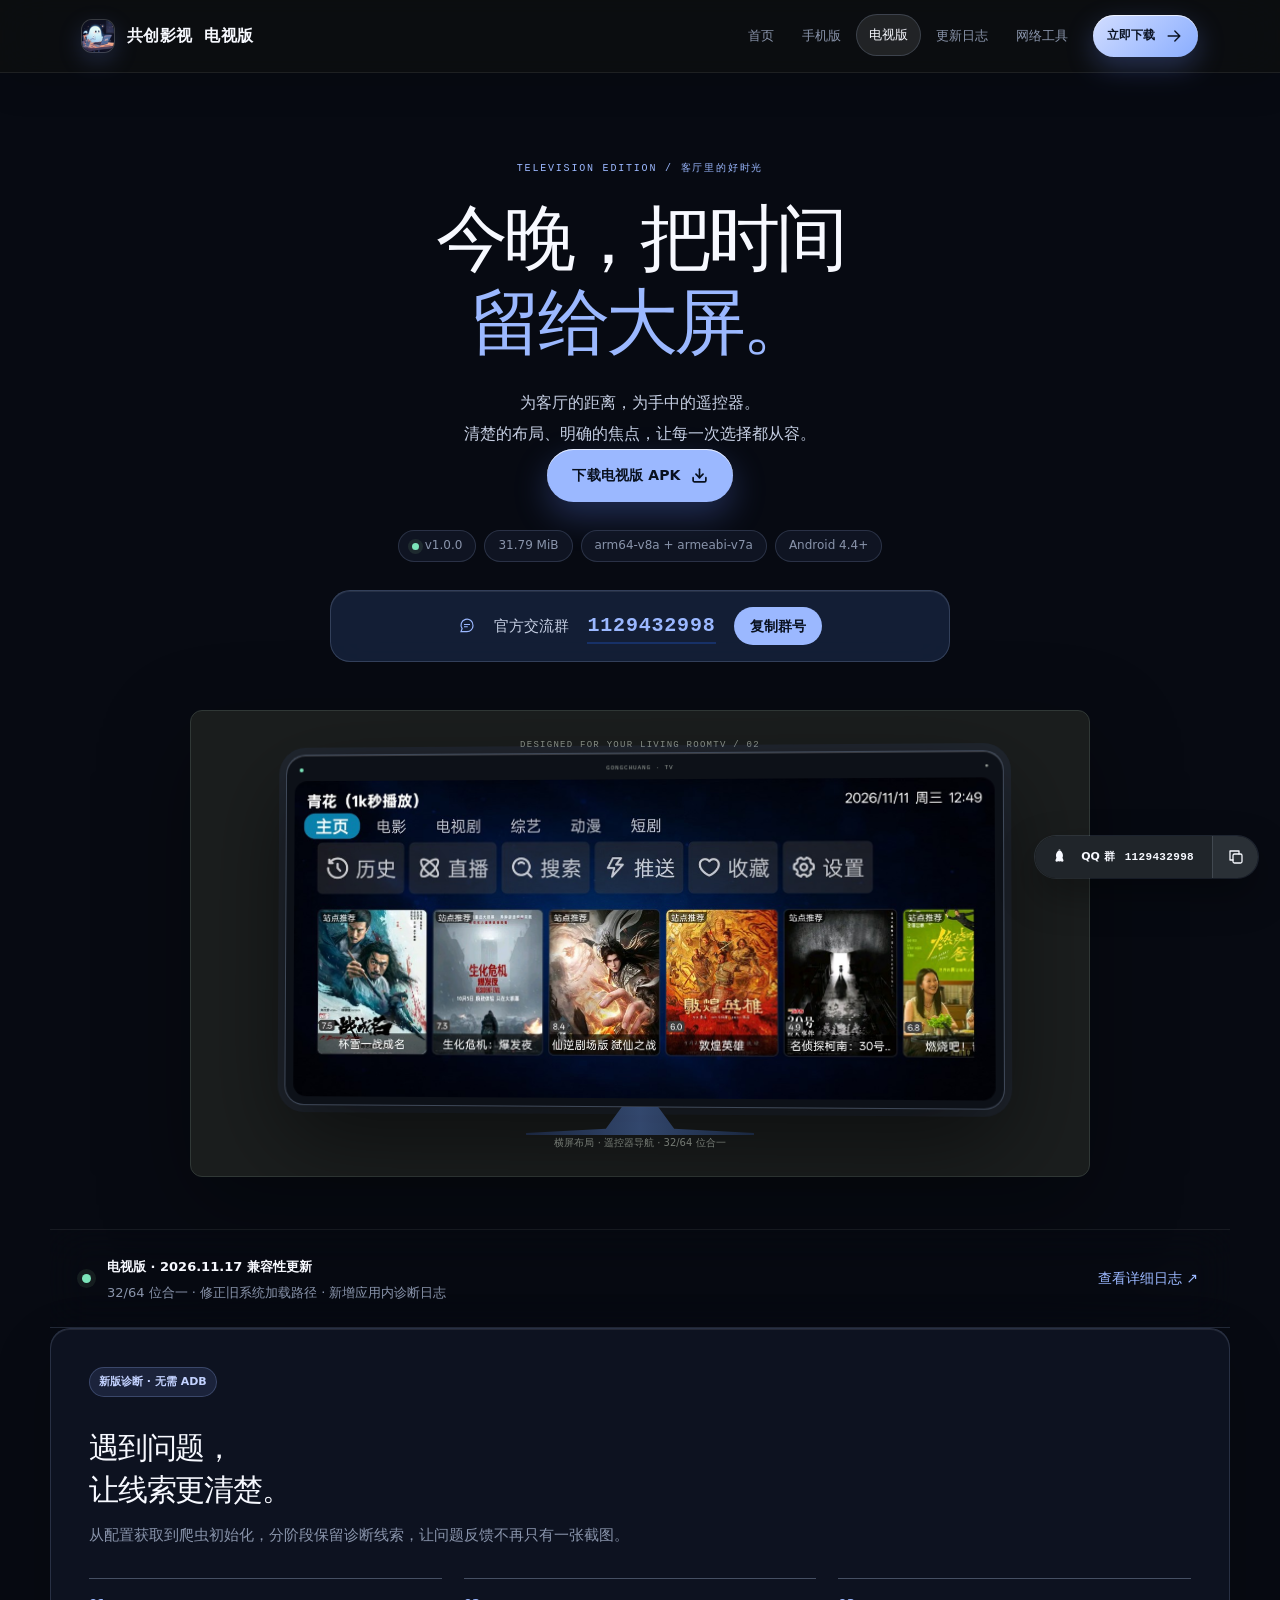
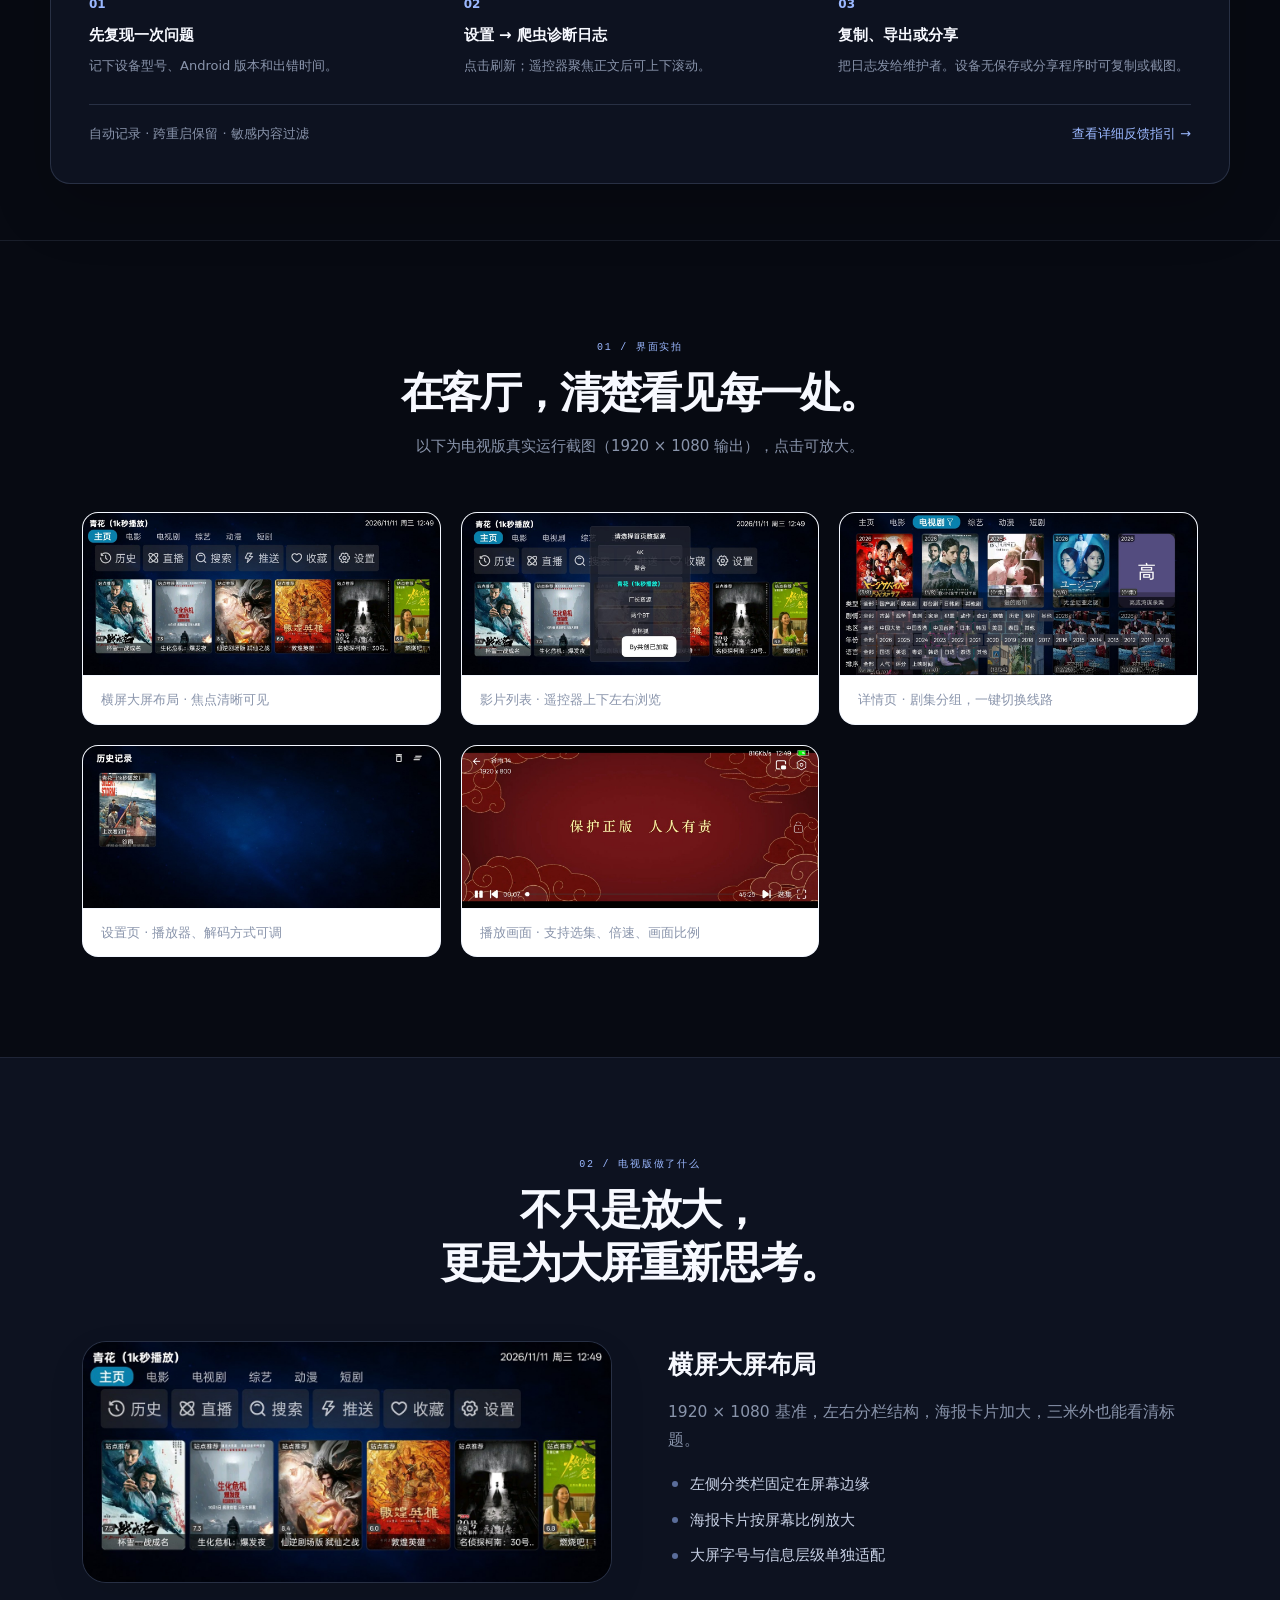
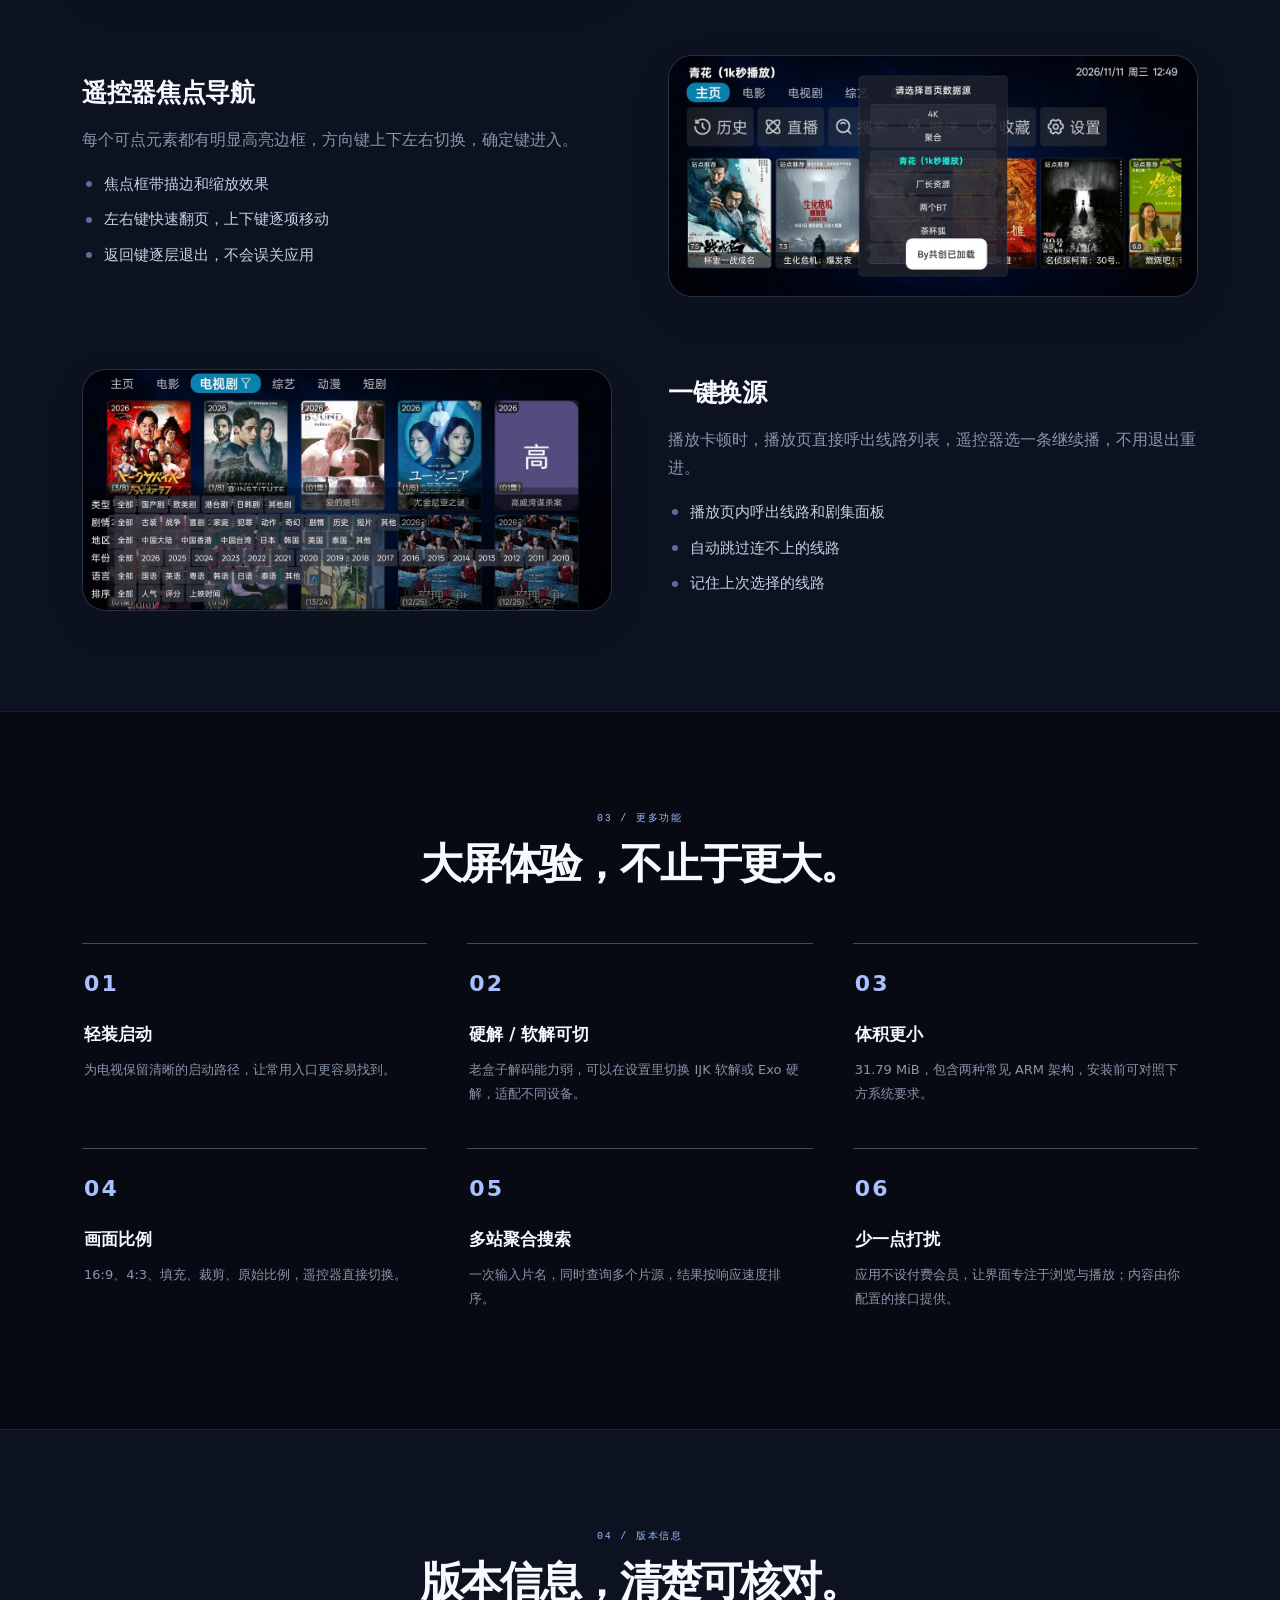
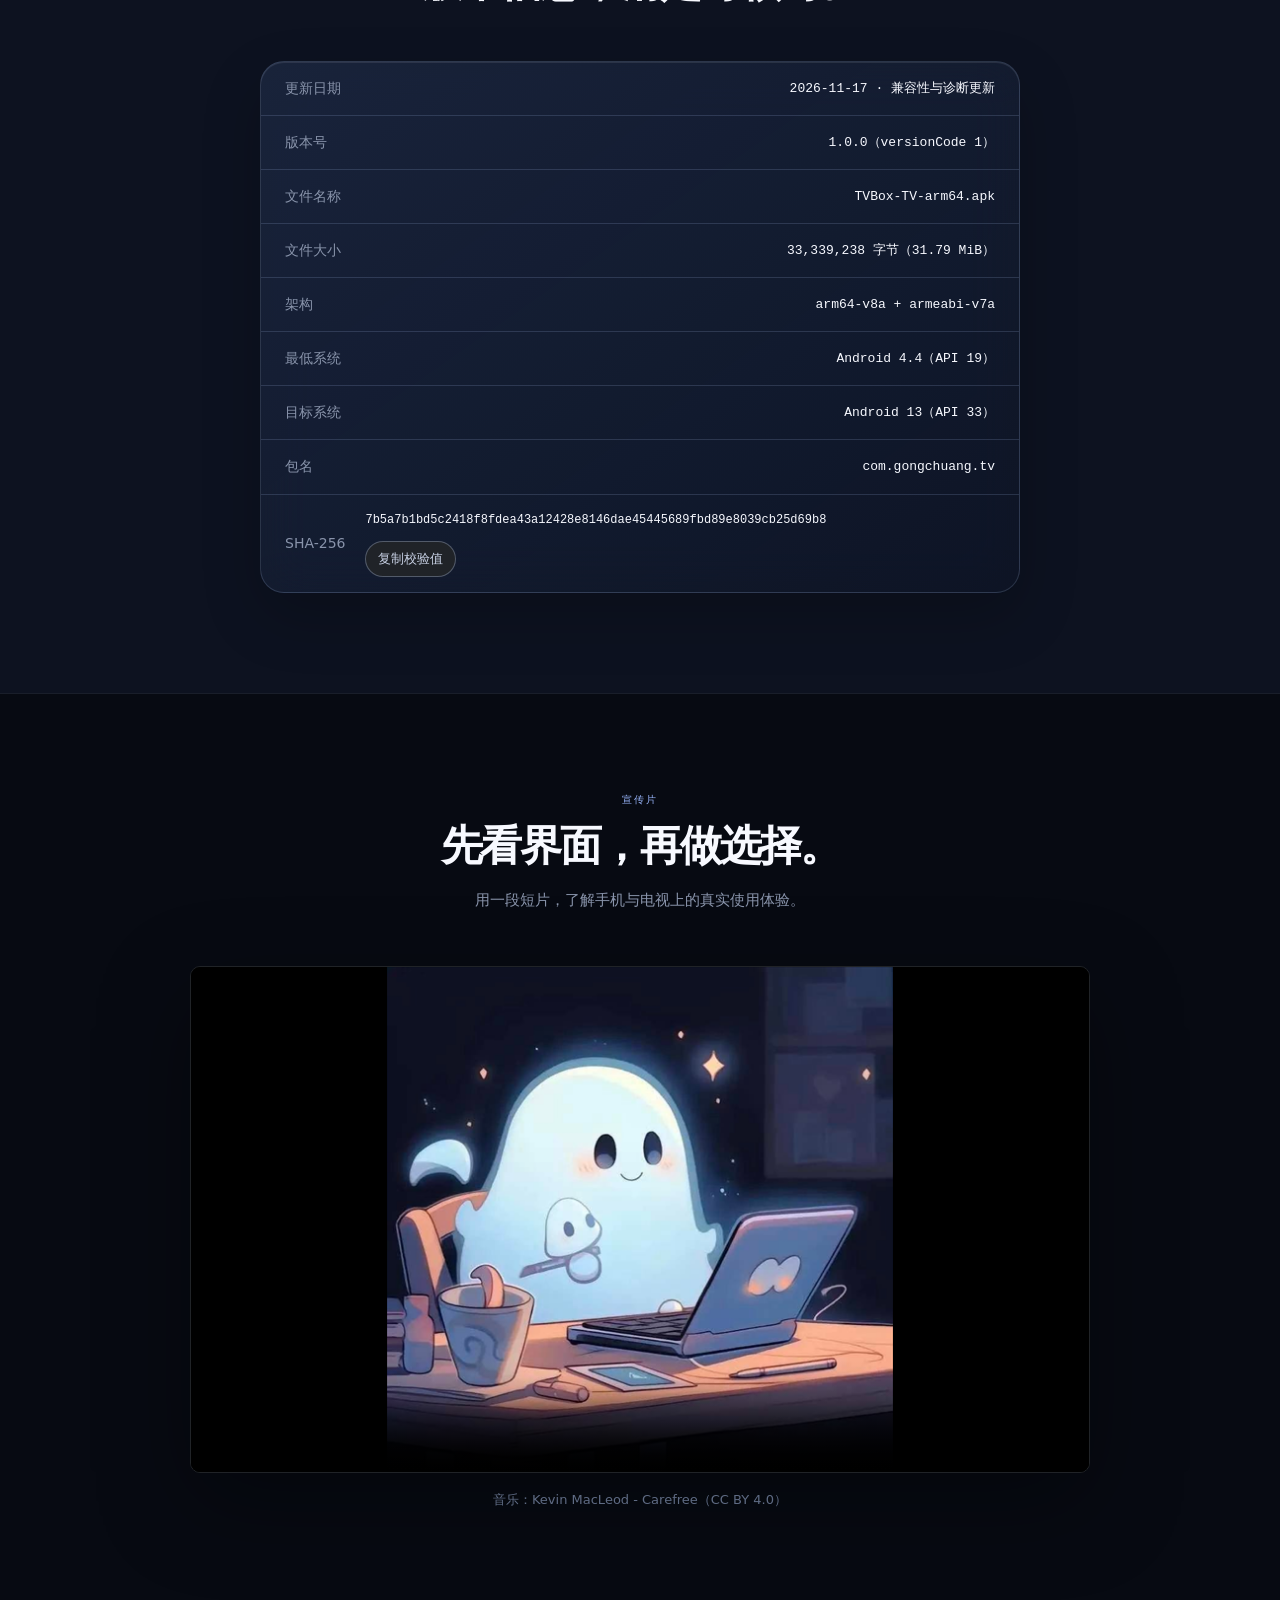
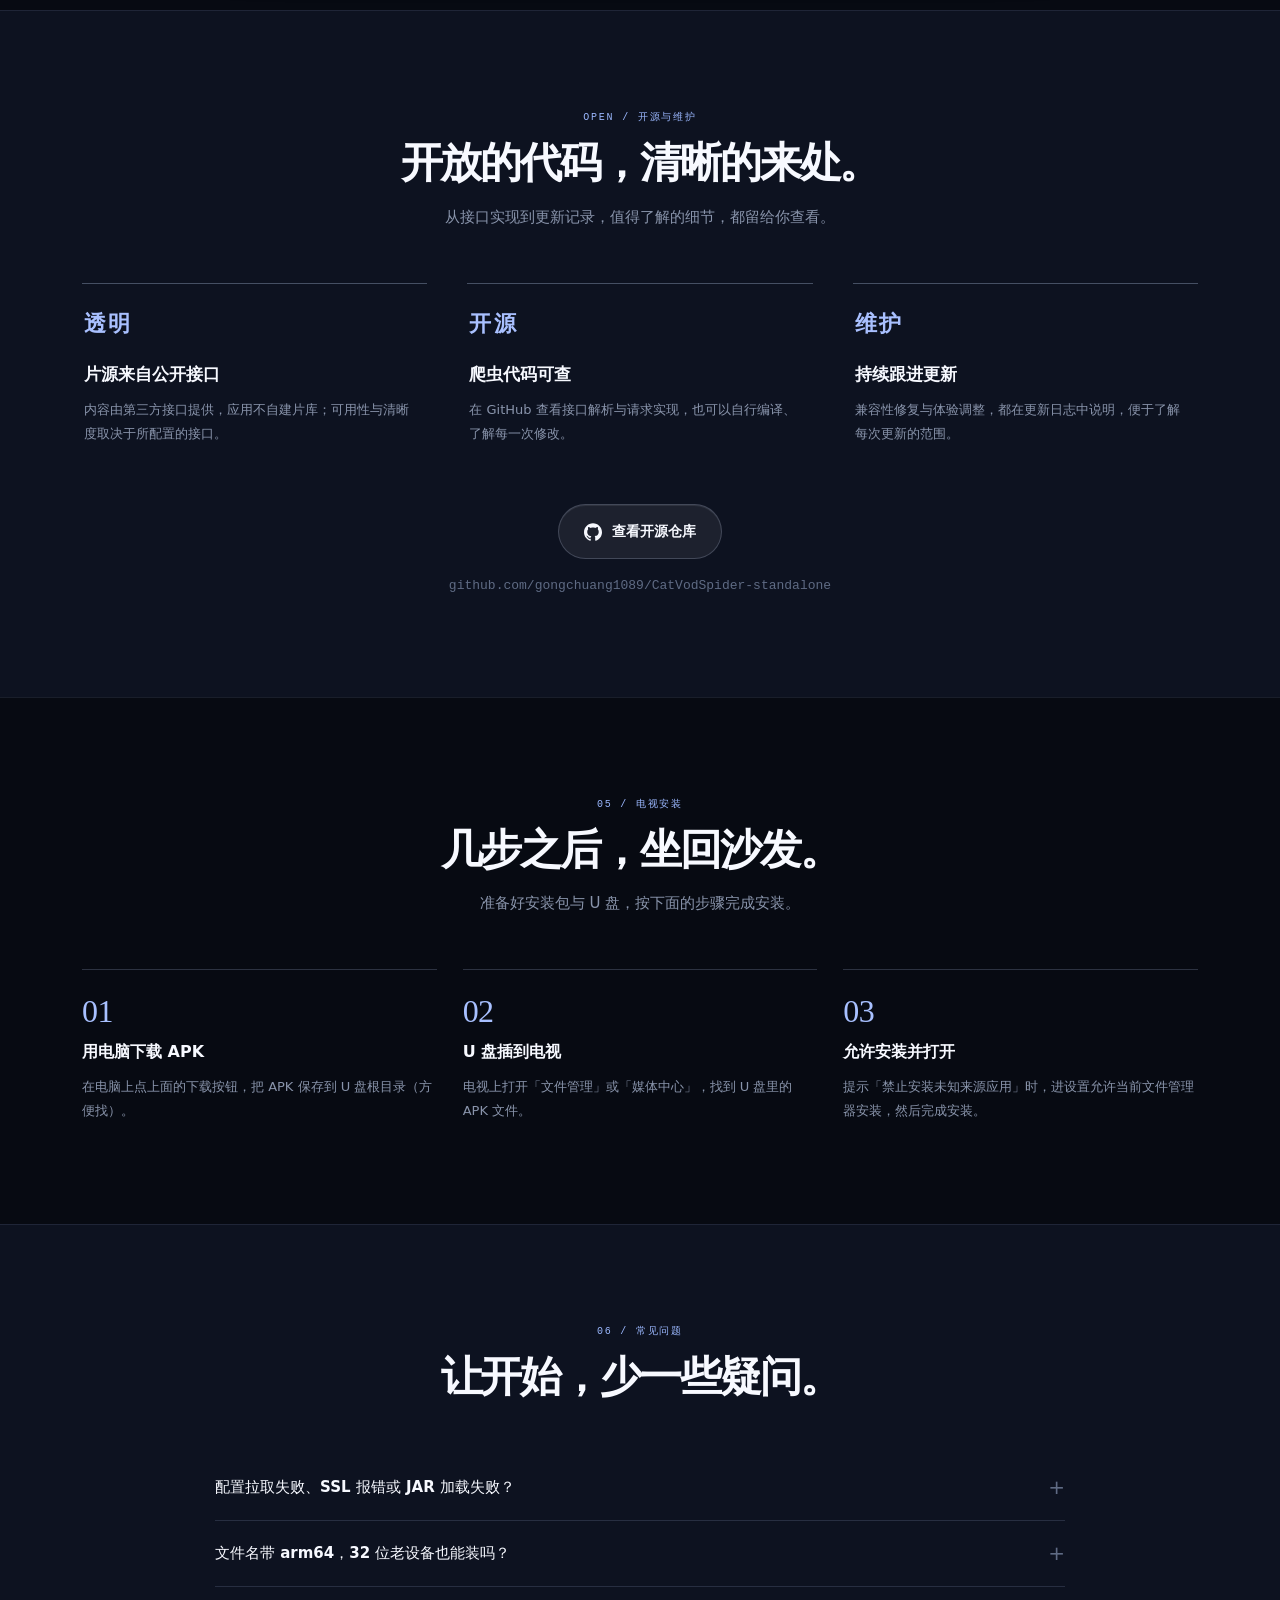
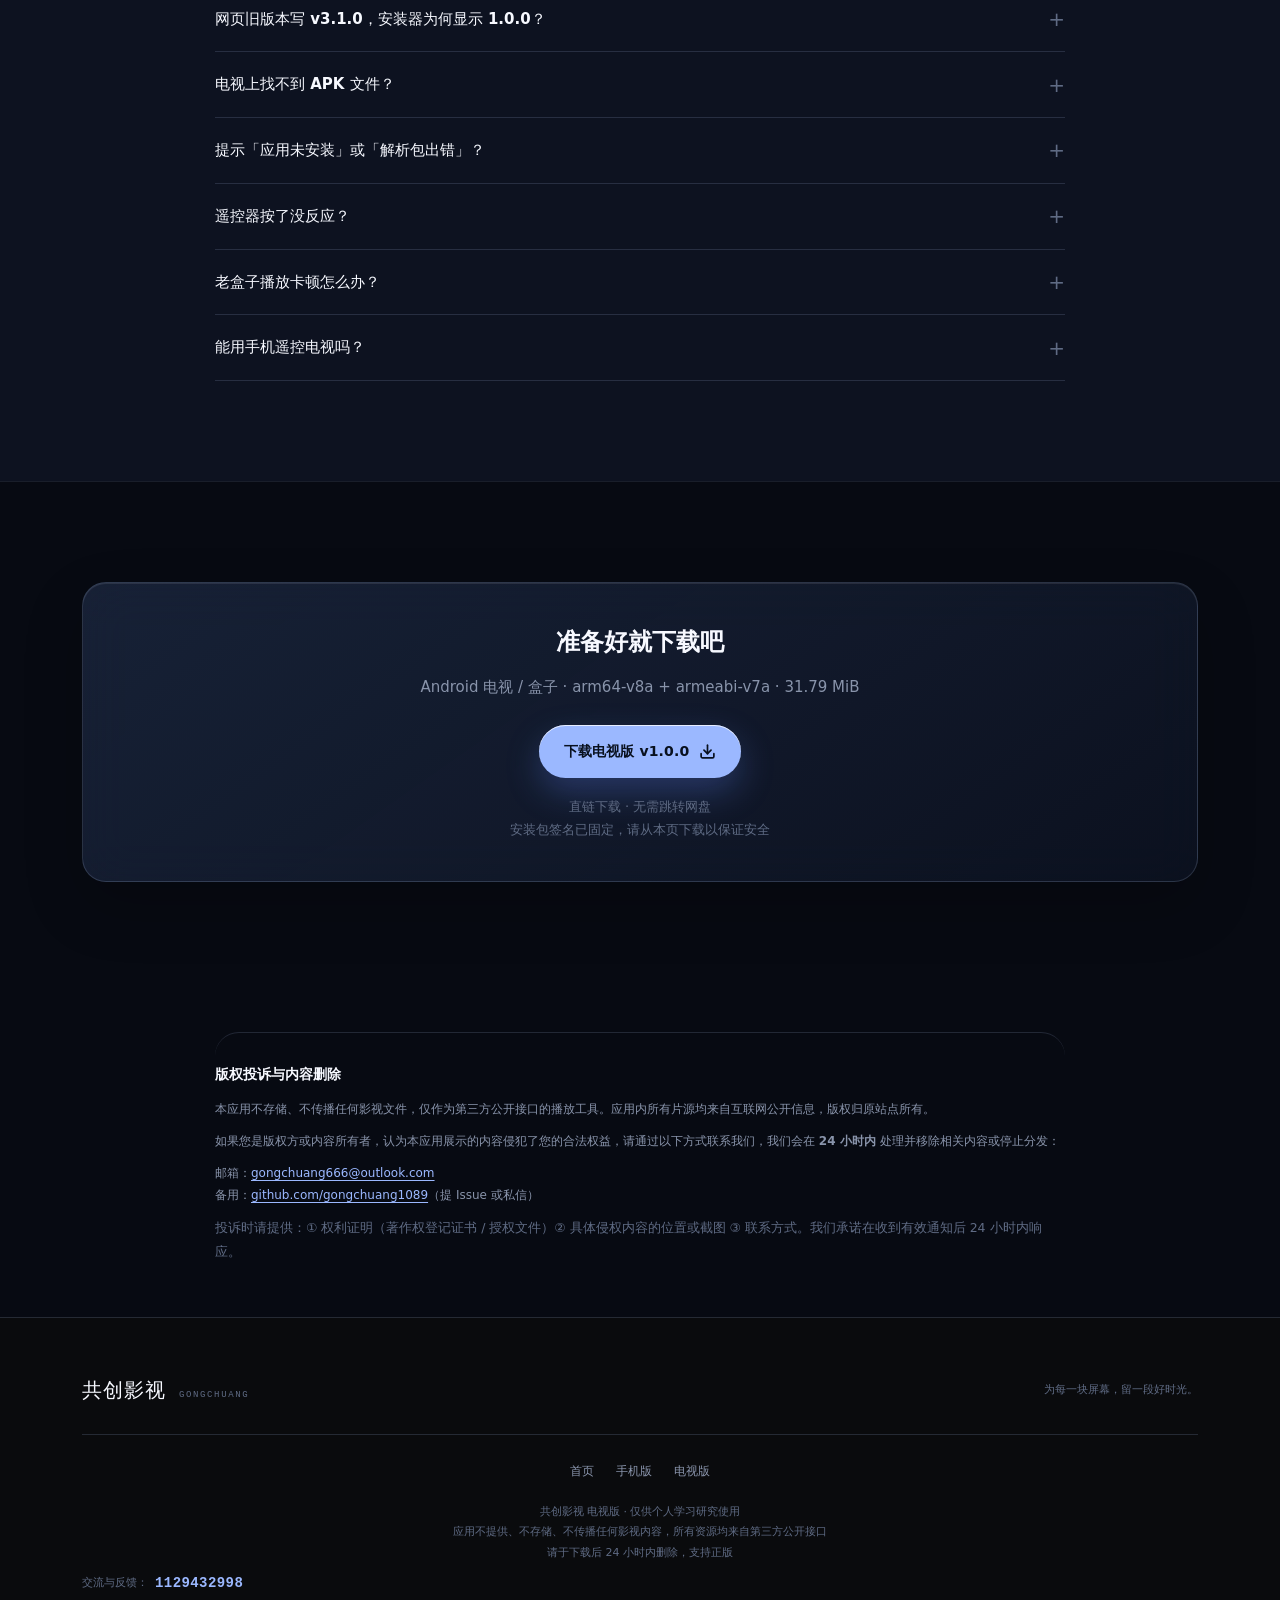
<file: tv.html>
<!DOCTYPE html>
<html lang="zh-CN">
<head>
<meta charset="UTF-8">
<meta name="viewport" content="width=device-width, initial-scale=1, viewport-fit=cover">
<meta name="theme-color" content="#101114">
<title>共创影视电视版 · 32/64 位合一下载 · 2026.11.17</title>
<meta name="description" content="把时间留给大屏。共创影视电视版，为遥控器与横屏设计，Android 4.4 起，32/64 位合一，提供版本校验与诊断指引。">
<meta property="og:title" content="共创影视 电视版下载 v1.0.0">
<meta property="og:description" content="为客厅的距离，为手中的遥控器。清楚的布局、明确的焦点，让每一次选择都从容。">
<meta property="og:image" content="/assets/icon.png">
<link rel="icon" href="/assets/icon.png">
<link rel="apple-touch-icon" href="/assets/icon.png">
<link rel="stylesheet" href="/style.css?v=20261117-cinema-1">
</head>
<body class="page-tv">
<a class="skip-link" href="#main">跳到主要内容</a>

<nav class="nav" aria-label="主导航">
  <div class="nav-inner">
    <img class="nav-logo" src="/assets/icon.png" alt="共创影视" decoding="async" width="28" height="28">
    <a class="nav-title" href="/">共创影视<span class="brand-context">电视版</span></a>
    <span class="nav-spacer"></span>
    <button class="menu-toggle" id="menuToggle" type="button" aria-expanded="false" aria-controls="mainNavigation">菜单 <svg width="20" height="20" viewBox="0 0 24 24" fill="none" stroke="currentColor" stroke-width="1.7" stroke-linecap="round" aria-hidden="true"><path d="M4 8h16M4 16h16"/></svg></button>
    <div class="nav-links" id="mainNavigation"><a class="nav-link" href="/">首页</a><a class="nav-link" href="/phone">手机版</a><a class="nav-link active" href="/tv" aria-current="page">电视版</a><a class="nav-link" href="/changelog">更新日志</a><a class="nav-link" href="/tools">网络工具</a><a class="nav-download" href="/#download">立即下载 <svg width="20" height="20" viewBox="0 0 24 24" fill="none" stroke="currentColor" stroke-width="1.7" stroke-linecap="round" stroke-linejoin="round" aria-hidden="true"><path d="M5 12h14m-6-6 6 6-6 6"/></svg></a></div>
  </div>
</nav>

<main id="main" tabindex="-1">

  <!-- Hero -->
  <section class="wrap hero product-hero">
    <span class="hero-eyebrow">TELEVISION EDITION / 客厅里的好时光</span>
    <h1>今晚，把时间<br><span class="mark">留给大屏。</span></h1>
    <p class="hero-sub">为客厅的距离，为手中的遥控器。<br>清楚的布局、明确的焦点，让每一次选择都从容。</p>
    <a class="btn btn-primary btn-lg" href="https://gitee.com/gongchuang666/newtvbox/releases/download/1/TVBox-TV-arm64.apk" id="download">
      下载电视版 APK
      <svg width="17" height="17" viewBox="0 0 24 24" fill="none" stroke="currentColor" stroke-width="2.4" stroke-linecap="round" stroke-linejoin="round"><path d="M21 15v4a2 2 0 0 1-2 2H5a2 2 0 0 1-2-2v-4"/><polyline points="7 10 12 15 17 10"/><line x1="12" y1="15" x2="12" y2="3"/></svg>
    </a>
    <div class="hero-meta">
      <span class="meta-pill"><span class="dot"></span>v1.0.0</span>
      <span class="meta-pill">31.79 MiB</span>
      <span class="meta-pill">arm64-v8a + armeabi-v7a</span>
      <span class="meta-pill">Android 4.4+</span>
    </div>
      <div class="qq-banner">
      <span class="qq-icon" aria-hidden="true"><svg width="18" height="18" viewBox="0 0 24 24" fill="none" stroke="currentColor" stroke-width="1.6" aria-hidden="true"><path d="M20 11.5a8 8 0 0 1-8 8H4l1.5-4A8 8 0 1 1 20 11.5Z"/><path d="M8 10h8M8 13h5"/></svg></span>
      <span class="qq-text">官方交流群</span>
      <a class="qq-num qq-link" href="https://qm.qq.com/q/2h6XqxaWzi" target="_blank" rel="noopener noreferrer" title="点击打开 QQ 群">1129432998</a>
      <button class="qq-copy" data-qq="1129432998">复制群号</button>
    </div>
<figure class="product-visual television-showcase"><div class="showcase-heading"><span>DESIGNED FOR YOUR LIVING ROOM</span><span>TV / 02</span></div><div class="screen-tv"><div class="screen-bar"><span></span><span>GONGCHUANG · TV</span><span>●</span></div><img src="/assets/tv-2.jpg" alt="电视版真实横屏首页预览" decoding="async" fetchpriority="high"></div><div class="tv-pedestal" aria-hidden="true"></div><figcaption>横屏布局 · 遥控器导航 · 32/64 位合一</figcaption></figure></section>

<section class="wrap release-strip" aria-label="最新更新">
  <span class="release-dot" aria-hidden="true"></span><div><strong>电视版 · 2026.11.17 兼容性更新</strong><p>32/64 位合一 · 修正旧系统加载路径 · 新增应用内诊断日志</p></div>
  <a class="text-link" href="/changelog">查看详细日志 <span aria-hidden="true">↗</span></a>
</section>
  <section class="wrap release-panel" id="diagnostics">
    <div class="release-panel-heading"><span class="pick-tag">新版诊断 · 无需 ADB</span><h2>遇到问题，<br>让线索更清楚。</h2><p>从配置获取到爬虫初始化，分阶段保留诊断线索，让问题反馈不再只有一张截图。</p></div>
    <ol class="diagnostic-steps"><li><strong>先复现一次问题</strong><span>记下设备型号、Android 版本和出错时间。</span></li><li><strong>设置 → 爬虫诊断日志</strong><span>点击刷新；遥控器聚焦正文后可上下滚动。</span></li><li><strong>复制、导出或分享</strong><span>把日志发给维护者。设备无保存或分享程序时可复制或截图。</span></li></ol>
    <div class="release-panel-footer"><span>自动记录 · 跨重启保留 · 敏感内容过滤</span><a class="text-link" href="/changelog#diagnostic-guide">查看详细反馈指引 →</a></div>
  </section>

  <!-- 截图 -->
  <section class="section" id="shots">
    <div class="wrap">
      <div class="section-head center">
        <span class="section-num">01 / 界面实拍</span>
        <h2>在客厅，清楚看见每一处。</h2>
        <p>以下为电视版真实运行截图（1920 × 1080 输出），点击可放大。</p>
      </div>
      <div class="shots-tv">
        <figure>
          <img src="/assets/tv-2.jpg" alt="电视版横屏布局" data-zoom decoding="async" loading="lazy">
          <figcaption>横屏大屏布局 · 焦点清晰可见</figcaption>
        </figure>
        <figure>
          <img src="/assets/tv-3.jpg" alt="电视版影片列表" data-zoom decoding="async" loading="lazy">
          <figcaption>影片列表 · 遥控器上下左右浏览</figcaption>
        </figure>
        <figure>
          <img src="/assets/tv-4.jpg" alt="电视版详情页" data-zoom decoding="async" loading="lazy">
          <figcaption>详情页 · 剧集分组，一键切换线路</figcaption>
        </figure>
        <figure>
          <img src="/assets/tv-5.jpg" alt="电视版设置页" data-zoom decoding="async" loading="lazy">
          <figcaption>设置页 · 播放器、解码方式可调</figcaption>
        </figure>
        <figure>
          <img src="/assets/tv-1.jpg" alt="电视版播放画面" data-zoom decoding="async" loading="lazy">
          <figcaption>播放画面 · 支持选集、倍速、画面比例</figcaption>
        </figure>
      </div>
    </div>
  </section>

  <!-- 特色 -->
  <section class="section section-alt">
    <div class="wrap">
      <div class="section-head center">
        <span class="section-num">02 / 电视版做了什么</span>
        <h2>不只是放大，<br>更是为大屏重新思考。</h2>
      </div>

      <div class="split">
        <div class="split-media">
          <img src="/assets/tv-2.jpg" alt="横屏布局" data-zoom decoding="async" loading="lazy">
        </div>
        <div class="split-body">
          <h3>横屏大屏布局</h3>
          <p>1920 × 1080 基准，左右分栏结构，海报卡片加大，三米外也能看清标题。</p>
          <ul>
            <li>左侧分类栏固定在屏幕边缘</li>
            <li>海报卡片按屏幕比例放大</li>
            <li>大屏字号与信息层级单独适配</li>
          </ul>
        </div>
      </div>

      <div class="split rev">
        <div class="split-media">
          <img src="/assets/tv-3.jpg" alt="遥控器焦点" data-zoom decoding="async" loading="lazy">
        </div>
        <div class="split-body">
          <h3>遥控器焦点导航</h3>
          <p>每个可点元素都有明显高亮边框，方向键上下左右切换，确定键进入。</p>
          <ul>
            <li>焦点框带描边和缩放效果</li>
            <li>左右键快速翻页，上下键逐项移动</li>
            <li>返回键逐层退出，不会误关应用</li>
          </ul>
        </div>
      </div>

      <div class="split">
        <div class="split-media">
          <img src="/assets/tv-4.jpg" alt="详情页换源" data-zoom decoding="async" loading="lazy">
        </div>
        <div class="split-body">
          <h3>一键换源</h3>
          <p>播放卡顿时，播放页直接呼出线路列表，遥控器选一条继续播，不用退出重进。</p>
          <ul>
            <li>播放页内呼出线路和剧集面板</li>
            <li>自动跳过连不上的线路</li>
            <li>记住上次选择的线路</li>
          </ul>
        </div>
      </div>
    </div>
  </section>

  <!-- 功能格 -->
  <section class="section">
    <div class="wrap">
      <div class="section-head center">
        <span class="section-num">03 / 更多功能</span>
        <h2>大屏体验，不止于更大。</h2>
      </div>
      <div class="features">
        <div class="feat">
          <div class="feat-num">01</div>
          <h4>轻装启动</h4>
          <p>为电视保留清晰的启动路径，让常用入口更容易找到。</p>
        </div>
        <div class="feat">
          <div class="feat-num">02</div>
          <h4>硬解 / 软解可切</h4>
          <p>老盒子解码能力弱，可以在设置里切换 IJK 软解或 Exo 硬解，适配不同设备。</p>
        </div>
        <div class="feat">
          <div class="feat-num">03</div>
          <h4>体积更小</h4>
          <p>31.79 MiB，包含两种常见 ARM 架构，安装前可对照下方系统要求。</p>
        </div>
        <div class="feat">
          <div class="feat-num">04</div>
          <h4>画面比例</h4>
          <p>16:9、4:3、填充、裁剪、原始比例，遥控器直接切换。</p>
        </div>
        <div class="feat">
          <div class="feat-num">05</div>
          <h4>多站聚合搜索</h4>
          <p>一次输入片名，同时查询多个片源，结果按响应速度排序。</p>
        </div>
        <div class="feat">
          <div class="feat-num">06</div>
          <h4>少一点打扰</h4>
          <p>应用不设付费会员，让界面专注于浏览与播放；内容由你配置的接口提供。</p>
        </div>
      </div>
    </div>
  </section>

  <!-- 版本信息 -->
  <section class="section section-alt" id="info">
    <div class="wrap">
      <div class="section-head center">
        <span class="section-num">04 / 版本信息</span>
        <h2>版本信息，清楚可核对。</h2>
      </div>
      <div class="info-table">
        <div class="info-row"><span class="k">更新日期</span><span class="v"><time datetime="2026-11-17">2026-11-17</time> · 兼容性与诊断更新</span></div>
        <div class="info-row"><span class="k">版本号</span><span class="v">1.0.0（versionCode 1）</span></div>
        <div class="info-row"><span class="k">文件名称</span><span class="v">TVBox-TV-arm64.apk</span></div>
        <div class="info-row"><span class="k">文件大小</span><span class="v">33,339,238 字节（31.79 MiB）</span></div>
        <div class="info-row"><span class="k">架构</span><span class="v">arm64-v8a + armeabi-v7a</span></div>
        <div class="info-row"><span class="k">最低系统</span><span class="v">Android 4.4（API 19）</span></div>
        <div class="info-row"><span class="k">目标系统</span><span class="v">Android 13（API 33）</span></div>
        <div class="info-row"><span class="k">包名</span><span class="v">com.gongchuang.tv</span></div>
        <div class="info-row checksum-row"><span class="k">SHA-256</span><div class="checksum-value"><code>7b5a7b1bd5c2418f8fdea43a12428e8146dae45445689fbd89e8039cb25d69b8</code><button class="copy-button" type="button" data-copy="7b5a7b1bd5c2418f8fdea43a12428e8146dae45445689fbd89e8039cb25d69b8">复制校验值</button></div></div>
      </div>
    </div>
  </section>

  <!-- 宣传片 -->
  <section class="section" id="promo">
    <div class="wrap">
      <div class="section-head center">
        <span class="section-num">宣传片</span>
        <h2>先看界面，再做选择。</h2>
        <p>用一段短片，了解手机与电视上的真实使用体验。</p>
      </div>
      <div class="promo-wrap">
        <video id="promoVideo" controls preload="metadata" playsinline
               poster="/assets/icon.png" class="promo-video">
          <source src="/assets/promo.mp4" type="video/mp4">
          你的浏览器不支持 HTML5 视频，请
          <a href="/assets/promo.mp4" download>点此下载</a>。
        </video>
      </div>
      <p style="text-align:center;margin-top:16px;font-size:13px;color:var(--text-faint);">
        音乐：Kevin MacLeod - Carefree（CC BY 4.0）
      </p>
    </div>
  </section>
  <!-- 开源与维护 -->
  <section class="section section-alt" id="opensource">
    <div class="wrap">
      <div class="section-head center">
        <span class="section-num">OPEN / 开源与维护</span>
        <h2>开放的代码，清晰的来处。</h2>
        <p>从接口实现到更新记录，值得了解的细节，都留给你查看。</p>
      </div>

      <div class="features">
        <div class="feat">
          <div class="feat-num">透明</div>
          <h4>片源来自公开接口</h4>
          <p>内容由第三方接口提供，应用不自建片库；可用性与清晰度取决于所配置的接口。</p>
        </div>
        <div class="feat">
          <div class="feat-num">开源</div>
          <h4>爬虫代码可查</h4>
          <p>在 GitHub 查看接口解析与请求实现，也可以自行编译、了解每一次修改。</p>
        </div>
        <div class="feat">
          <div class="feat-num">维护</div>
          <h4>持续跟进更新</h4>
          <p>兼容性修复与体验调整，都在更新日志中说明，便于了解每次更新的范围。</p>
        </div>
      </div>

      <div style="text-align:center;margin-top:40px;">
        <a class="btn btn-outline btn-lg" href="https://github.com/gongchuang1089/CatVodSpider-standalone" target="_blank" rel="noopener noreferrer">
          <svg width="18" height="18" viewBox="0 0 24 24" fill="currentColor" aria-hidden="true"><path d="M12 .297c-6.63 0-12 5.373-12 12 0 5.303 3.438 9.8 8.205 11.385.6.113.82-.258.82-.577 0-.285-.01-1.04-.015-2.04-3.338.724-4.042-1.61-4.042-1.61C4.422 18.07 3.633 17.7 3.633 17.7c-1.087-.744.084-.729.084-.729 1.205.084 1.838 1.236 1.838 1.236 1.07 1.835 2.809 1.305 3.495.998.108-.776.417-1.305.76-1.605-2.665-.3-5.466-1.332-5.466-5.93 0-1.31.465-2.38 1.235-3.22-.135-.303-.54-1.523.105-3.176 0 0 1.005-.322 3.3 1.23.96-.267 1.98-.399 3-.405 1.02.006 2.04.138 3 .405 2.28-1.552 3.285-1.23 3.285-1.23.645 1.653.24 2.873.12 3.176.765.84 1.23 1.91 1.23 3.22 0 4.61-2.805 5.625-5.475 5.92.42.36.81 1.096.81 2.22 0 1.606-.015 2.896-.015 3.286 0 .315.21.69.825.57C20.565 22.092 24 17.592 24 12.297c0-6.627-5.373-12-12-12"/></svg>
          查看开源仓库
        </a>
        <p style="margin-top:16px;font-size:13px;color:var(--text-faint);font-family:ui-monospace,Consolas,monospace;word-break:break-all;">github.com/gongchuang1089/CatVodSpider-standalone</p>
      </div>
    </div>
  </section>
  <!-- 安装 -->
  <section class="section">
    <div class="wrap">
      <div class="section-head center">
        <span class="section-num">05 / 电视安装</span>
        <h2>几步之后，坐回沙发。</h2>
        <p>准备好安装包与 U 盘，按下面的步骤完成安装。</p>
      </div>
      <div class="steps">
        <div class="step">
          <h4>用电脑下载 APK</h4>
          <p>在电脑上点上面的下载按钮，把 APK 保存到 U 盘根目录（方便找）。</p>
        </div>
        <div class="step">
          <h4>U 盘插到电视</h4>
          <p>电视上打开「文件管理」或「媒体中心」，找到 U 盘里的 APK 文件。</p>
        </div>
        <div class="step">
          <h4>允许安装并打开</h4>
          <p>提示「禁止安装未知来源应用」时，进设置允许当前文件管理器安装，然后完成安装。</p>
        </div>
      </div>
    </div>
  </section>

  <!-- FAQ -->
  <section class="section section-alt" id="faq">
    <div class="wrap">
      <div class="section-head center">
        <span class="section-num">06 / 常见问题</span>
        <h2>让开始，少一些疑问。</h2>
      </div>
      <div class="faq">
        <details class="faq-item"><summary>配置拉取失败、SSL 报错或 JAR 加载失败？</summary><div class="faq-body">先确认安装本次更新，复现一次后进入“设置 → 爬虫诊断日志”，刷新并导出。日志可区分下载、解密、DEX 加载与初始化阶段。SSL 连接被重置还可能涉及网络或远端服务，不能仅凭弹窗确定原因。<a href="/changelog#diagnostic-guide">查看反馈步骤</a>。</div></details>
        <details class="faq-item"><summary>文件名带 arm64，32 位老设备也能装吗？</summary><div class="faq-body">本次电视版已经实查包含 armeabi-v7a 与 arm64-v8a 两种 ARM 架构，最低 API 为 19。下载地址与 TVBox-TV-arm64.apk 文件名沿用旧命名，不代表只有 64 位；不支持 x86 设备。Android 4.4 为最低安装要求，不等同所有设备均已实测。</div></details>
        <details class="faq-item"><summary>网页旧版本写 v3.1.0，安装器为何显示 1.0.0？</summary><div class="faq-body">已将本次电视版的版本号、文件大小和校验值按实际 APK 修正。APK 声明版本为 1.0.0（versionCode 1），本次更新日期为 2026-11-17；手机版的版本信息独立展示。</div></details>
        <details class="faq-item">
          <summary>电视上找不到 APK 文件？</summary>
          <div class="faq-body">
            换个文件管理器试试（电视自带的「媒体中心」有时只显示视频）。
            也可以装一个「小白文件管理器」之类的第三方工具，能直接看到 U 盘里的 apk。
          </div>
        </details>
        <details class="faq-item">
          <summary>提示「应用未安装」或「解析包出错」？</summary>
          <div class="faq-body">
            三个常见原因：① 下载不完整（重新下载并校验 SHA-256）；
            ② 设备架构不匹配（本包支持 arm64-v8a / armeabi-v7a）；
            ③ 系统版本低于 Android 4.4。
          </div>
        </details>
        <details class="faq-item">
          <summary>遥控器按了没反应？</summary>
          <div class="faq-body">
            先按一下方向键，看屏幕上有没有出现高亮框。如果没有，可能是遥控器没配对好，
            或者电视的「鼠标模式」被打开了（部分遥控器有鼠标/遥控切换键）。
          </div>
        </details>
        <details class="faq-item">
          <summary>老盒子播放卡顿怎么办？</summary>
          <div class="faq-body">
            进设置把播放器改成「IJK 软解」，画面比例调成「16:9」，
            然后在播放页切换一条速度更快的线路。如果还是卡，可能是盒子性能不够。
          </div>
        </details>
        <details class="faq-item">
          <summary>能用手机遥控电视吗？</summary>
          <div class="faq-body">
            可以。手机和电视连同一个 WiFi，在手机版 App 里用「推送播放」功能，
            把影片链接发送到电视上播放。
          </div>
        </details>
      </div>
    </div>
  </section>

  <!-- 下载 -->
  <section class="section">
    <div class="wrap">
      <div class="dl-card">
        <h2 style="font-size:24px;font-weight:800;margin-bottom:12px;">准备好就下载吧</h2>
        <p style="color:var(--text-dim);font-size:15px;margin-bottom:26px;">Android 电视 / 盒子 · arm64-v8a + armeabi-v7a · 31.79 MiB</p>
        <a class="btn btn-primary btn-lg" href="https://gitee.com/gongchuang666/newtvbox/releases/download/1/TVBox-TV-arm64.apk">
          下载电视版 v1.0.0
          <svg width="17" height="17" viewBox="0 0 24 24" fill="none" stroke="currentColor" stroke-width="2.4" stroke-linecap="round" stroke-linejoin="round"><path d="M21 15v4a2 2 0 0 1-2 2H5a2 2 0 0 1-2-2v-4"/><polyline points="7 10 12 15 17 10"/><line x1="12" y1="15" x2="12" y2="3"/></svg>
        </a>
        <p class="dl-note">直链下载 · 无需跳转网盘<br>安装包签名已固定，请从本页下载以保证安全</p>
      </div>
    </div>
  </section>

      <div class="report-box">
        <h4>版权投诉与内容删除</h4>
        <p>本应用不存储、不传播任何影视文件，仅作为第三方公开接口的播放工具。应用内所有片源均来自互联网公开信息，版权归原站点所有。</p>
        <p>如果您是版权方或内容所有者，认为本应用展示的内容侵犯了您的合法权益，请通过以下方式联系我们，我们会在 <strong>24 小时内</strong> 处理并移除相关内容或停止分发：</p>
        <p>
          邮箱：<a href="mailto:gongchuang666@outlook.com">gongchuang666@outlook.com</a><br>
          备用：<a href="https://github.com/gongchuang1089" target="_blank" rel="noopener noreferrer">github.com/gongchuang1089</a>（提 Issue 或私信）
        </p>
        <p style="color:var(--text-faint);font-size:12.5px;">投诉时请提供：① 权利证明（著作权登记证书 / 授权文件）② 具体侵权内容的位置或截图 ③ 联系方式。我们承诺在收到有效通知后 24 小时内响应。</p>
      </div>
</main>

<footer class="footer">
  <div class="wrap"><div class="footer-brand"><a href="/">共创影视<span>GONGCHUANG</span></a><p>为每一块屏幕，留一段好时光。</p></div>
    <div class="links">
      <a href="/">首页</a>
      <a href="/phone">手机版</a>
      <a href="/tv">电视版</a>
    </div>
    <p>
      共创影视 电视版 · 仅供个人学习研究使用<br>
      应用不提供、不存储、不传播任何影视内容，所有资源均来自第三方公开接口<br>
      请于下载后 24 小时内删除，支持正版
    </p>
      <p class="footer-qq">
        交流与反馈：<strong>1129432998</strong>
      </p>  </div>
</footer>

<!-- 下载免责声明弹窗 -->
<div class="modal-mask" id="dlModal" hidden role="dialog" aria-modal="true" aria-labelledby="downloadTitle">
  <div class="modal-box">
    <div class="modal-head">
      <h3 id="downloadTitle">下载前请阅读</h3>
      <p>本应用不提供任何影视内容，仅为第三方公开接口的播放工具</p>
    </div>
    <div class="modal-body">
      <ol>
        <li><strong>应用性质</strong>：本应用是一个空壳播放器，<strong>不提供、不存储、不传播</strong>任何影视资源。所有内容均由用户自行配置的第三方接口提供，与本应用开发者无关。</li>
        <li><strong>接口来源</strong>：应用内使用的片源接口来自互联网公开信息，版权归原站点所有。本应用不对任何第三方内容的合法性、准确性、完整性负责。</li>
        <li><strong>使用范围</strong>：仅供个人学习、研究、技术交流使用，<strong>禁止任何商业用途</strong>。请于下载后 24 小时内自行删除。</li>
        <li><strong>版权声明</strong>：请支持正版影视作品。如您喜欢某部作品，请通过正规渠道购买或订阅。因使用本应用产生的任何版权纠纷，由使用者自行承担。</li>
        <li><strong>免责条款</strong>：使用本应用即表示您已理解并同意上述条款。因使用本应用造成的任何直接或间接损失，开发者不承担任何责任。</li>
      </ol>
    </div>
    <div class="modal-foot">
      <label class="modal-check">
        <input type="checkbox" id="dlAgree">
        <span>我已阅读并同意上述条款，仅用于个人学习研究</span>
      </label>
      <div class="modal-actions">
        <button class="btn btn-outline" id="dlCancel">取消</button>
        <button class="btn btn-primary" id="dlConfirm" type="button" disabled>确认下载</button>
      </div>
    </div>
  </div>
</div>
<!-- QQ 群悬浮按钮 -->
<div class="qq-float-group"><a class="qq-float" href="https://qm.qq.com/q/2h6XqxaWzi" target="_blank" rel="noopener noreferrer" title="打开 QQ 群">
  <svg width="18" height="18" viewBox="0 0 24 24" fill="currentColor"><path d="M12.003 2c-4.418 0-8 3.582-8 8 0 1.106.225 2.161.632 3.123-.518 1.375-1.363 2.85-1.363 3.877 0 .32.14.607.375.807.06.052 1.485.966 3.09-.098.61.135 1.243.208 1.894.208h.001c.65 0 1.283-.073 1.893-.208 1.605 1.064 3.03.15 3.09.098.235-.2.375-.487.375-.807 0-1.027-.845-2.502-1.363-3.877.407-.962.632-2.017.632-3.123 0-4.418-3.581-8-8-8z"/></svg>
  <span>QQ 群</span>
  <span class="qq-float-num">1129432998</span>
</a><button class="qq-float-copy" data-qq="1129432998" type="button" aria-label="复制 QQ 群号" title="复制群号"><svg width="18" height="18" viewBox="0 0 24 24" fill="none" stroke="currentColor" stroke-width="1.7" stroke-linecap="round" stroke-linejoin="round" aria-hidden="true"><rect x="8" y="8" width="12" height="12" rx="2"/><path d="M16 8V4H4v12h4"/></svg></button></div>
<div class="qq-toast" id="qqToast" role="status" aria-live="polite">群号已复制</div>
<div class="lightbox" id="lightbox" hidden role="dialog" aria-modal="true" aria-label="截图预览">
  <button class="lightbox-close" type="button" aria-label="关闭截图">关闭 <span aria-hidden="true">×</span></button>
  <img id="lightbox-img" alt=""><p class="lightbox-caption"></p>
</div>



<script src="/assets/site.js?v=20261117-cinema-1" defer></script>
</body>
</html>
</file>
<file: style.css>
/* ==========================================================
   共创影视 · 下载站
   浅色主题（仿 tvaiku.com 排版）
   ========================================================== */

:root {
    --bg: #ffffff;
    --bg-alt: #f7f8fa;
    --text: #14161a;
    --text-2: #33373d;
    --text-dim: #6b7280;
    --text-faint: #9ca3af;
    --border: #e8eaed;
    --border-strong: #d4d7dd;
    --primary: #2563eb;
    --primary-hover: #1d4ed8;
    --primary-soft: #eff4ff;
    --green: #16a34a;
    --radius: 14px;
    --radius-sm: 10px;
    --max: 1080px;
}

* { margin: 0; padding: 0; box-sizing: border-box; }

html { scroll-behavior: smooth; -webkit-text-size-adjust: 100%; }

body {
    background: var(--bg);
    color: var(--text);
    font-family: -apple-system, BlinkMacSystemFont, "Segoe UI", "PingFang SC",
                 "Hiragino Sans GB", "Microsoft YaHei", "Helvetica Neue", Arial, sans-serif;
    font-size: 16px;
    line-height: 1.75;
    -webkit-font-smoothing: antialiased;
    overflow-x: hidden;
}

img { max-width: 100%; display: block; }

a { color: var(--primary); text-decoration: none; }

.wrap {
    max-width: var(--max);
    margin: 0 auto;
    padding: 0 24px;
}

/* ================= 顶部导航 ================= */

.nav {
    position: sticky;
    top: 0;
    z-index: 100;
    background: rgba(255, 255, 255, .92);
    backdrop-filter: saturate(180%) blur(12px);
    -webkit-backdrop-filter: saturate(180%) blur(12px);
    border-bottom: 1px solid var(--border);
}

.nav-inner {
    max-width: var(--max);
    margin: 0 auto;
    padding: 14px 24px;
    display: flex;
    align-items: center;
    gap: 10px;
}

.nav-logo {
    width: 28px; height: 28px;
    border-radius: 7px;
    object-fit: cover;
    flex-shrink: 0;
}

.nav-title {
    font-size: 15px;
    font-weight: 600;
    color: var(--text);
    letter-spacing: .01em;
}

.nav-spacer { flex: 1; }

.nav-link {
    color: var(--text-dim);
    font-size: 14px;
    padding: 6px 12px;
    border-radius: 8px;
    transition: .16s;
}

.nav-link:hover { color: var(--text); background: var(--bg-alt); }

/* ================= Hero ================= */

.hero {
    padding: 84px 0 64px;
    text-align: center;
}

.hero-eyebrow {
    display: inline-block;
    font-size: 12px;
    font-weight: 600;
    letter-spacing: .18em;
    text-transform: uppercase;
    color: var(--text-faint);
    margin-bottom: 20px;
}

.hero-icon {
    width: 96px; height: 96px;
    border-radius: 22px;
    margin: 0 auto 28px;
    object-fit: cover;
    box-shadow: 0 10px 30px rgba(0, 0, 0, .10),
                0 0 0 1px rgba(0, 0, 0, .04);
}

.hero h1 {
    font-size: clamp(32px, 5.8vw, 54px);
    font-weight: 800;
    letter-spacing: -.03em;
    line-height: 1.2;
    margin-bottom: 22px;
    color: var(--text);
}

/* 仿 tvaiku 的下划线强调 */
.hero h1 .mark {
    position: relative;
    display: inline-block;
    color: var(--text);
}

.hero h1 .mark::after {
    content: "";
    position: absolute;
    left: 0; right: 0;
    bottom: .06em;
    height: .11em;
    background: var(--primary);
    opacity: .28;
    border-radius: 2px;
    z-index: -1;
}

.hero-sub {
    font-size: clamp(15px, 2vw, 18px);
    color: var(--text-dim);
    max-width: 600px;
    margin: 0 auto 36px;
    line-height: 1.85;
}

.hero-meta {
    display: flex;
    justify-content: center;
    flex-wrap: wrap;
    gap: 8px;
    margin-top: 26px;
}

.meta-pill {
    display: inline-flex;
    align-items: center;
    gap: 6px;
    padding: 5px 13px;
    background: var(--bg-alt);
    border: 1px solid var(--border);
    border-radius: 999px;
    font-size: 12.5px;
    color: var(--text-dim);
}

.meta-pill .dot {
    width: 5px; height: 5px;
    border-radius: 50%;
    background: var(--green);
}

/* ================= 按钮 ================= */

.btn {
    display: inline-flex;
    align-items: center;
    justify-content: center;
    gap: 9px;
    padding: 15px 34px;
    border-radius: 999px;
    font-size: 16px;
    font-weight: 600;
    border: none;
    cursor: pointer;
    transition: .18s;
    font-family: inherit;
    letter-spacing: .01em;
    white-space: nowrap;
}

.btn-primary {
    background: var(--text);
    color: #fff;
    box-shadow: 0 6px 20px rgba(0, 0, 0, .14);
}

.btn-primary:hover {
    background: #000;
    transform: translateY(-1px);
    box-shadow: 0 10px 26px rgba(0, 0, 0, .2);
}

.btn-outline {
    background: #fff;
    color: var(--text);
    border: 1px solid var(--border-strong);
}

.btn-outline:hover { background: var(--bg-alt); border-color: var(--text-faint); }

.btn-lg { padding: 17px 40px; font-size: 16.5px; }

.btn-block { width: 100%; }

.btn svg { flex-shrink: 0; }

/* ================= 版本选择 ================= */

.pick {
    display: grid;
    grid-template-columns: repeat(auto-fit, minmax(280px, 1fr));
    gap: 20px;
    padding: 0 0 24px;
}

.pick-card {
    background: #fff;
    border: 1px solid var(--border);
    border-radius: var(--radius);
    padding: 34px 30px 30px;
    text-align: center;
    transition: .2s;
    position: relative;
}

.pick-card:hover {
    border-color: var(--border-strong);
    box-shadow: 0 12px 34px rgba(0, 0, 0, .06);
    transform: translateY(-3px);
}

.pick-emoji { font-size: 38px; margin-bottom: 16px; line-height: 1; }

.pick-tag {
    display: inline-block;
    padding: 3px 11px;
    background: var(--primary-soft);
    color: var(--primary);
    border-radius: 6px;
    font-size: 12px;
    font-weight: 600;
    margin-bottom: 14px;
}

.pick-card h3 {
    font-size: 22px;
    font-weight: 700;
    margin-bottom: 10px;
    letter-spacing: -.01em;
}

.pick-card p {
    color: var(--text-dim);
    font-size: 14px;
    line-height: 1.75;
    margin-bottom: 24px;
    min-height: 50px;
}

.pick-card .btn { width: 100%; }

/* ================= 区块 ================= */

.section {
    padding: 72px 0;
    border-top: 1px solid var(--border);
}

.section-alt { background: var(--bg-alt); }

/* 更新日志 */
.changelog { max-width: 760px; margin: 0 auto; }
.changelog .cl-item {
  background: #fff;
  border: 1px solid var(--border);
  border-radius: var(--radius);
  padding: 26px 30px;
  box-shadow: 0 1px 2px rgba(0,0,0,.03);
}
.changelog .cl-item + .cl-item { margin-top: 18px; }
.changelog .cl-head { display: flex; align-items: baseline; gap: 14px; margin-bottom: 14px; }
.changelog .cl-ver { font-weight: 700; font-size: 19px; color: var(--primary); }
.changelog .cl-date { color: var(--text-faint); font-size: 13px; }
.changelog ul { margin: 0; padding-left: 20px; }
.changelog li { margin: 9px 0; color: var(--text-2); line-height: 1.7; font-size: 14.5px; }
.changelog li::marker { color: var(--primary); }

.section-head {
    margin-bottom: 46px;
}

.section-head.center { text-align: center; }

.section-num {
    font-size: 12px;
    font-weight: 700;
    letter-spacing: .16em;
    color: var(--primary);
    margin-bottom: 12px;
    display: block;
}

.section-head h2 {
    font-size: clamp(25px, 3.8vw, 34px);
    font-weight: 800;
    letter-spacing: -.025em;
    line-height: 1.28;
    margin-bottom: 14px;
}

.section-head p {
    color: var(--text-dim);
    font-size: 16px;
    max-width: 600px;
    line-height: 1.8;
}

.section-head.center p { margin: 0 auto; }

/* ================= 左右交替图文 ================= */

.split {
    display: grid;
    grid-template-columns: 1fr 1fr;
    gap: 56px;
    align-items: center;
    margin-bottom: 72px;
}

.split:last-child { margin-bottom: 0; }

.split.rev { direction: rtl; }

.split.rev > * { direction: ltr; }

.split-media {
    border-radius: var(--radius);
    overflow: hidden;
    border: 1px solid var(--border);
    background: var(--bg-alt);
    box-shadow: 0 14px 40px rgba(0, 0, 0, .07);
}

.split-media img { width: 100%; cursor: zoom-in; display: block; }

.split-body h3 {
    font-size: clamp(20px, 2.6vw, 25px);
    font-weight: 700;
    letter-spacing: -.015em;
    line-height: 1.4;
    margin-bottom: 16px;
}

.split-body p {
    color: var(--text-dim);
    font-size: 15.5px;
    line-height: 1.85;
    margin-bottom: 14px;
}

.split-body .hint {
    display: inline-flex;
    align-items: center;
    gap: 7px;
    margin-top: 8px;
    font-size: 13.5px;
    color: var(--primary);
}

.split-body ul {
    list-style: none;
    margin-top: 16px;
}

.split-body li {
    position: relative;
    padding-left: 22px;
    color: var(--text-2);
    font-size: 15px;
    line-height: 1.85;
    margin-bottom: 8px;
}

.split-body li::before {
    content: "";
    position: absolute;
    left: 4px; top: .68em;
    width: 6px; height: 6px;
    border-radius: 50%;
    background: var(--primary);
    opacity: .55;
}

/* ================= 功能格 ================= */

.features {
    display: grid;
    grid-template-columns: repeat(auto-fit, minmax(250px, 1fr));
    gap: 1px;
    background: var(--border);
    border: 1px solid var(--border);
    border-radius: var(--radius);
    overflow: hidden;
}

.feat {
    background: #fff;
    padding: 28px 26px;
    transition: .18s;
}

.feat:hover { background: var(--bg-alt); }

.feat-num {
    font-size: 11px;
    font-weight: 700;
    letter-spacing: .1em;
    color: var(--text-faint);
    margin-bottom: 12px;
}

.feat h4 {
    font-size: 15.5px;
    font-weight: 650;
    margin-bottom: 8px;
    color: var(--text);
}

.feat p {
    font-size: 13.5px;
    color: var(--text-dim);
    line-height: 1.75;
}

/* ================= 截图网格 ================= */

.shots-phone {
    display: grid;
    grid-template-columns: repeat(auto-fit, minmax(170px, 1fr));
    gap: 16px;
}

.shots-phone img {
    border-radius: var(--radius-sm);
    border: 1px solid var(--border);
    transition: .2s;
    cursor: zoom-in;
    width: 100%;
    background: var(--bg-alt);
}

.shots-phone img:hover {
    transform: translateY(-4px);
    border-color: var(--border-strong);
    box-shadow: 0 12px 32px rgba(0, 0, 0, .1);
}

.shots-tv {
    display: grid;
    grid-template-columns: repeat(auto-fit, minmax(330px, 1fr));
    gap: 20px;
}

.shots-tv figure {
    background: #fff;
    border: 1px solid var(--border);
    border-radius: var(--radius-sm);
    overflow: hidden;
    transition: .2s;
}

.shots-tv figure:hover {
    transform: translateY(-4px);
    border-color: var(--border-strong);
    box-shadow: 0 12px 32px rgba(0, 0, 0, .1);
}

.shots-tv img { width: 100%; cursor: zoom-in; display: block; background: var(--bg-alt); }

.shots-tv figcaption {
    padding: 13px 18px;
    font-size: 13px;
    color: var(--text-dim);
    border-top: 1px solid var(--border);
}

/* 图片放大 */
.lightbox {
    position: fixed;
    inset: 0;
    background: rgba(0, 0, 0, .88);
    display: none;
    align-items: center;
    justify-content: center;
    z-index: 999;
    padding: 24px;
    cursor: zoom-out;
}

.lightbox.on { display: flex; }

.lightbox img {
    max-width: 100%;
    max-height: 100%;
    border-radius: 10px;
    box-shadow: 0 20px 60px rgba(0, 0, 0, .5);
}

/* ================= 步骤 ================= */

.steps {
    display: grid;
    grid-template-columns: repeat(auto-fit, minmax(240px, 1fr));
    gap: 20px;
    counter-reset: step;
}

.step {
    background: #fff;
    border: 1px solid var(--border);
    border-radius: var(--radius-sm);
    padding: 28px 24px;
    counter-increment: step;
    position: relative;
    transition: .18s;
}

.step:hover { border-color: var(--border-strong); }

.step::before {
    content: "0" counter(step);
    display: block;
    font-size: 24px;
    font-weight: 800;
    color: var(--primary);
    opacity: .45;
    margin-bottom: 12px;
    letter-spacing: -.02em;
    line-height: 1;
}

.step h4 { font-size: 15.5px; font-weight: 650; margin-bottom: 8px; }

.step p { font-size: 13.5px; color: var(--text-dim); line-height: 1.75; }

/* ================= 信息表 ================= */

.info-table {
    background: #fff;
    border: 1px solid var(--border);
    border-radius: var(--radius);
    overflow: hidden;
    max-width: 760px;
    margin: 0 auto;
}

.info-row {
    display: flex;
    justify-content: space-between;
    align-items: center;
    gap: 20px;
    padding: 15px 24px;
    border-bottom: 1px solid var(--border);
    font-size: 14px;
}

.info-row:last-child { border-bottom: none; }

.info-row .k { color: var(--text-dim); flex-shrink: 0; }

.info-row .v {
    font-family: ui-monospace, "SF Mono", Consolas, monospace;
    font-size: 13px;
    text-align: right;
    word-break: break-all;
    color: var(--text);
    font-weight: 500;
}

.info-row .v.small { font-size: 11.5px; color: var(--text-dim); font-weight: 400; }

/* ================= FAQ ================= */

.faq { max-width: 780px; margin: 0 auto; }

.faq-item {
    background: #fff;
    border: 1px solid var(--border);
    border-radius: var(--radius-sm);
    margin-bottom: 10px;
    overflow: hidden;
    transition: .18s;
}

.faq-item:hover { border-color: var(--border-strong); }

.faq-item summary {
    padding: 19px 24px;
    font-size: 15.5px;
    font-weight: 600;
    cursor: pointer;
    list-style: none;
    display: flex;
    justify-content: space-between;
    align-items: center;
    gap: 16px;
    color: var(--text);
}

.faq-item summary::-webkit-details-marker { display: none; }

.faq-item summary::after {
    content: "+";
    font-size: 20px;
    font-weight: 300;
    color: var(--text-faint);
    flex-shrink: 0;
    transition: .2s;
    line-height: 1;
}

.faq-item[open] summary::after { content: "−"; color: var(--primary); }

.faq-body {
    padding: 0 24px 22px;
    font-size: 14.5px;
    color: var(--text-dim);
    line-height: 1.85;
    border-top: 1px solid var(--border);
    padding-top: 18px;
    margin-top: -1px;
}

.faq-body a { color: var(--primary); text-decoration: underline; text-underline-offset: 3px; }

/* ================= 下载卡片 ================= */

.dl-card {
    background: var(--bg-alt);
    border: 1px solid var(--border);
    border-radius: var(--radius);
    padding: 40px 32px;
    text-align: center;
}

.dl-card .btn { margin-bottom: 18px; }

.dl-note {
    font-size: 13px;
    color: var(--text-faint);
    line-height: 1.7;
}

/* ================= 底部 ================= */

.footer {
    border-top: 1px solid var(--border);
    padding: 44px 0 52px;
    background: var(--bg-alt);
}

.footer .links {
    display: flex;
    justify-content: center;
    gap: 24px;
    margin-bottom: 20px;
    flex-wrap: wrap;
}

.footer .links a {
    font-size: 14px;
    color: var(--text-dim);
}

.footer .links a:hover { color: var(--text); }

.footer p {
    font-size: 12.5px;
    color: var(--text-faint);
    line-height: 1.9;
    text-align: center;
}

/* ================= 响应式 ================= */

@media (max-width: 820px) {
    .split {
        grid-template-columns: 1fr;
        gap: 28px;
        margin-bottom: 52px;
    }
    .split.rev { direction: ltr; }
    .split-media { order: -1; }
    .section { padding: 52px 0; }
    .hero { padding: 56px 0 44px; }
}

@media (max-width: 640px) {
    .nav-inner { flex-wrap: wrap; }
    .hero h1 { letter-spacing: -.02em; }
    .hero-icon { width: 78px; height: 78px; border-radius: 18px; }
    .pick-card { padding: 28px 22px; }
    .btn { padding: 14px 28px; font-size: 15px; }
    .btn-lg { padding: 15px 32px; font-size: 15.5px; }
    .info-row { flex-direction: column; align-items: flex-start; gap: 6px; padding: 14px 18px; }
    .info-row .v { text-align: left; }
    .features { grid-template-columns: 1fr; }
    .dl-card { padding: 30px 22px; }
}

@media (prefers-reduced-motion: reduce) {
    *, *::before, *::after {
        animation-duration: .01ms !important;
        transition-duration: .01ms !important;
        scroll-behavior: auto !important;
    }
}

/* ================= 下载免责声明弹窗 ================= */

.modal-mask {
    position: fixed;
    inset: 0;
    background: rgba(10, 12, 18, .55);
    backdrop-filter: blur(6px);
    -webkit-backdrop-filter: blur(6px);
    display: none;
    align-items: center;
    justify-content: center;
    z-index: 1000;
    padding: 20px;
    overflow-y: auto;
}

.modal-mask.on { display: flex; }

.modal-box {
    background: #fff;
    border-radius: 18px;
    max-width: 560px;
    width: 100%;
    box-shadow: 0 24px 80px rgba(0, 0, 0, .25);
    overflow: hidden;
    animation: modalIn .26s cubic-bezier(.2,.8,.3,1);
}

@keyframes modalIn {
    from { opacity: 0; transform: translateY(16px) scale(.97); }
    to   { opacity: 1; transform: translateY(0) scale(1); }
}

.modal-head {
    padding: 24px 26px 16px;
    border-bottom: 1px solid var(--border);
}

.modal-head h3 {
    font-size: 19px;
    font-weight: 700;
    color: var(--text);
    letter-spacing: -.01em;
}

.modal-head p {
    font-size: 13px;
    color: var(--text-faint);
    margin-top: 5px;
}

.modal-body {
    padding: 20px 26px;
    max-height: 46vh;
    overflow-y: auto;
    font-size: 14px;
    line-height: 1.85;
    color: var(--text-2);
}

.modal-body ol {
    margin: 0;
    padding-left: 20px;
}

.modal-body li { margin-bottom: 10px; }

.modal-body li:last-child { margin-bottom: 0; }

.modal-body strong { color: var(--text); font-weight: 650; }

.modal-foot {
    padding: 18px 26px 24px;
    border-top: 1px solid var(--border);
    background: var(--bg-alt);
}

.modal-check {
    display: flex;
    align-items: flex-start;
    gap: 10px;
    margin-bottom: 16px;
    cursor: pointer;
    font-size: 14px;
    color: var(--text-2);
    user-select: none;
}

.modal-check input {
    width: 18px;
    height: 18px;
    margin-top: 2px;
    accent-color: var(--primary);
    cursor: pointer;
    flex-shrink: 0;
}

.modal-actions {
    display: flex;
    gap: 10px;
}

.modal-actions .btn { flex: 1; padding: 13px 20px; font-size: 15px; }

.modal-actions .btn:disabled {
    opacity: .42;
    cursor: not-allowed;
    transform: none;
    box-shadow: none;
}

/* ================= 投诉联系 ================= */

.report-box {
    max-width: 720px;
    margin: 40px auto 0;
    background: #fff;
    border: 1px solid var(--border);
    border-radius: var(--radius);
    padding: 28px 30px;
}

.report-box h4 {
    font-size: 16px;
    font-weight: 700;
    margin-bottom: 12px;
    display: flex;
    align-items: center;
    gap: 8px;
}

.report-box p {
    font-size: 13.5px;
    color: var(--text-dim);
    line-height: 1.85;
    margin-bottom: 10px;
}

.report-box p:last-child { margin-bottom: 0; }

.report-box a {
    color: var(--primary);
    font-weight: 500;
    text-decoration: underline;
    text-underline-offset: 3px;
    word-break: break-all;
}

@media (max-width: 640px) {
    .modal-box { border-radius: 16px; }
    .modal-head { padding: 20px 20px 14px; }
    .modal-body { padding: 16px 20px; max-height: 42vh; font-size: 13.5px; }
    .modal-foot { padding: 14px 20px 20px; }
    .report-box { padding: 22px 20px; }
}
/* ==========================================================
   2026 CINEMA SYSTEM
   ========================================================== */
:root {
    color-scheme: dark;
    --bg: #0d0e10;
    --bg-alt: #15171a;
    --surface: #191b1f;
    --surface-2: #202328;
    --text: #f1eee8;
    --text-2: #c4c0b8;
    --text-dim: #96938d;
    --text-faint: #6e6d69;
    --border: #2d3036;
    --border-strong: #484b52;
    --primary: #efb66a;
    --primary-hover: #ffd08c;
    --primary-soft: #35291d;
    --green: #8cc18d;
    --danger: #ef8d86;
    --ink: #0a0b0d;
    --max: 1180px;
    --radius: 12px;
    --radius-sm: 8px;
    --shadow: 0 24px 70px rgba(0,0,0,.28);
}
html { background: var(--bg); }
body { background: var(--bg); color: var(--text); font-family: Inter, ui-sans-serif, system-ui, -apple-system, BlinkMacSystemFont, "Segoe UI", "PingFang SC", "Microsoft YaHei", sans-serif; font-size: 16px; line-height: 1.65; }
body::selection { background: rgba(239,182,106,.35); color: #fff; }
a { color: var(--primary); }
button, a, input, select, summary { touch-action: manipulation; }
:focus-visible { outline: 2px solid var(--primary); outline-offset: 4px; }
.wrap { max-width: var(--max); padding-left: 32px; padding-right: 32px; }
.nav { background: rgba(13,14,16,.86); border-bottom: 1px solid rgba(255,255,255,.08); backdrop-filter: blur(18px) saturate(140%); -webkit-backdrop-filter: blur(18px) saturate(140%); }
.nav-inner { max-width: var(--max); min-height: 74px; padding: 14px 32px; gap: 13px; }
.nav-logo { width: 32px; height: 32px; border-radius: 8px; box-shadow: 0 0 0 1px rgba(255,255,255,.12); }
.nav-title { display: inline-flex; align-items: baseline; gap: 12px; color: var(--text); font-size: 16px; font-weight: 650; letter-spacing: .04em; }
.brand-wordmark { color: var(--text-faint); font: 10px/1 ui-monospace, SFMono-Regular, Consolas, monospace; letter-spacing: .16em; }
.nav-spacer { flex: 1; }
.nav-links { display: flex; align-items: center; gap: 3px; }
.nav-link { min-height: 42px; display: inline-flex; align-items: center; padding: 8px 13px; color: var(--text-dim); border-radius: 6px; font-size: 13px; transition: color .18s ease, background .18s ease; }
.nav-link:hover, .nav-link.active { color: var(--text); background: rgba(255,255,255,.07); }
.nav-link.active { box-shadow: inset 0 -2px var(--primary); }
.nav-download { min-height: 42px; display: inline-flex; align-items: center; gap: 9px; margin-left: 10px; padding: 8px 14px; color: var(--ink); background: var(--primary); border-radius: 6px; font-size: 12px; font-weight: 700; transition: background .18s ease, transform .18s ease; }
.nav-download:hover { color: var(--ink); background: var(--primary-hover); transform: translateY(-1px); }
.menu-toggle { min-height: 42px; align-items: center; gap: 9px; padding: 8px 12px; color: var(--text); background: transparent; border: 1px solid var(--border-strong); border-radius: 6px; cursor: pointer; }
.hero { padding-top: 92px; padding-bottom: 72px; }
.hero-eyebrow, .section-num { color: var(--primary); font: 500 10px/1.4 ui-monospace, SFMono-Regular, Consolas, monospace; letter-spacing: .18em; text-transform: uppercase; }
.hero h1 { color: var(--text); font-size: clamp(42px, 6vw, 72px); font-weight: 520; line-height: 1.17; letter-spacing: -.055em; }
.hero h1 .mark { color: var(--primary); }
.hero-sub { max-width: 620px; margin: 24px auto 0; color: var(--text-2); font-size: 16px; line-height: 1.9; }
.hero-meta { gap: 8px; margin-top: 28px; }
.meta-pill { color: var(--text-dim); background: var(--surface); border: 1px solid var(--border); border-radius: 999px; font-size: 12px; }
.meta-pill .dot, .status-dot { width: 7px; height: 7px; border-radius: 50%; background: var(--green); box-shadow: 0 0 0 4px rgba(140,193,141,.12); }
.btn { min-height: 48px; display: inline-flex; align-items: center; justify-content: center; gap: 10px; padding: 13px 21px; color: var(--text); background: transparent; border: 1px solid var(--border-strong); border-radius: 7px; font-size: 14px; font-weight: 650; cursor: pointer; transition: background .18s ease, color .18s ease, border-color .18s ease, transform .18s ease; }
.btn:hover { color: var(--text); background: var(--surface-2); border-color: #666a73; transform: translateY(-1px); }
.btn-primary { color: var(--ink); background: var(--primary); border-color: var(--primary); box-shadow: 0 12px 30px rgba(239,182,106,.16); }
.btn-primary:hover { color: var(--ink); background: var(--primary-hover); border-color: var(--primary-hover); }
.btn-outline { background: transparent; }
.btn-lg { min-height: 54px; padding: 15px 25px; }
.text-link { color: var(--primary); font-size: 13px; }
.text-link:hover { color: var(--primary-hover); }
.section { padding: 100px 0; border-top: 1px solid var(--border); }
.section-alt { background: var(--bg-alt); }
.section-head { margin-bottom: 52px; }
.section-head h2 { color: var(--text); font-size: clamp(28px, 4vw, 42px); font-weight: 520; letter-spacing: -.045em; line-height: 1.25; }
.section-head p { max-width: 610px; margin-top: 14px; color: var(--text-dim); font-size: 15px; }
.section-head.center p { margin-left: auto; margin-right: auto; }
.home-hero { position: relative; overflow: hidden; color: var(--text); background: radial-gradient(circle at 80% 25%, rgba(239,182,106,.10), transparent 30%), radial-gradient(circle at 15% 90%, rgba(99,112,137,.14), transparent 32%), #101114; }
.home-hero::after { content: ''; position: absolute; inset: auto 0 0; height: 1px; background: linear-gradient(90deg, transparent, rgba(239,182,106,.6), transparent); }
.hero-layout { display: grid; grid-template-columns: minmax(0,.88fr) minmax(0,1.12fr); gap: 48px; align-items: center; min-height: 690px; padding-top: 86px; padding-bottom: 66px; }
.hero-copy { position: relative; z-index: 1; }
.hero-announcement { display: inline-flex; align-items: center; gap: 10px; margin-bottom: 26px; padding: 8px 12px; color: #d9d5cd; background: rgba(255,255,255,.055); border: 1px solid rgba(255,255,255,.1); border-radius: 5px; font-size: 11px; }
.hero-announcement:hover { color: var(--primary-hover); background: rgba(255,255,255,.09); }
.home-hero .hero-eyebrow { display: block; margin-bottom: 23px; color: #9ea69f; }
.home-hero h1 { margin-bottom: 24px; color: #f4f1eb; font-size: clamp(48px, 6vw, 78px); font-weight: 450; }
.editorial-em { color: var(--primary); font-family: Georgia, "Songti SC", serif; font-weight: 400; }
.home-intro { color: #b9b6b0; font-size: 16px; line-height: 2; }
.hero-actions { display: flex; align-items: center; gap: 20px; flex-wrap: wrap; margin-top: 32px; }
.home-hero .btn-primary { color: var(--ink); background: var(--primary); border-color: var(--primary); }
.hero-watch { display: inline-flex; align-items: center; gap: 9px; min-height: 44px; color: #d9d5cd; font-size: 13px; }
.hero-watch:hover { color: var(--primary-hover); }
.play-icon { width: 31px; height: 31px; display: inline-flex; align-items: center; justify-content: center; border: 1px solid #565b61; border-radius: 50%; }
.hero-caption { display: flex; flex-wrap: wrap; gap: 18px; margin-top: 38px; color: #8d918b; font-size: 11px; }
.hero-caption span { display: inline-flex; align-items: center; gap: 6px; }
.hero-stage { position: relative; min-width: 0; padding: 28px 26px 52px 14px; }
.stage-topline { position: relative; z-index: 2; display: flex; justify-content: space-between; gap: 15px; margin-bottom: 30px; color: #90958f; font: 9px/1.4 ui-monospace, SFMono-Regular, Consolas, monospace; letter-spacing: .13em; }
.stage-topline span:first-child { display: inline-flex; align-items: center; gap: 9px; }
.stage-orbit { position: absolute; top: 18%; right: -10%; width: 72%; aspect-ratio: 1; border: 1px solid rgba(239,182,106,.19); border-radius: 50%; transform: rotate(-18deg) skewX(-14deg); }
.screen-tv { position: relative; z-index: 1; max-width: 690px; margin: auto; padding: 7px; background: #08090a; border: 1px solid #58605b; border-radius: 10px; box-shadow: 0 36px 90px rgba(0,0,0,.52), 0 0 0 7px rgba(0,0,0,.42); }
.screen-tv img { width: 100%; border-radius: 3px; }
.screen-bar { height: 18px; display: flex; align-items: center; justify-content: space-between; padding: 0 5px 5px; color: #9ea59e; font: 6px/1 ui-monospace, SFMono-Regular, Consolas, monospace; letter-spacing: .15em; }
.screen-bar > span:first-child { width: 4px; height: 4px; border-radius: 50%; background: var(--green); }
.tv-pedestal { position: relative; z-index: 1; width: 28%; height: 28px; margin: 0 auto; background: #181c1d; clip-path: polygon(42% 0,58% 0,65% 78%,100% 93%,100% 100%,0 100%,0 93%,35% 78%); }
.screen-phone { position: absolute; z-index: 3; right: -2%; bottom: 24px; width: 25%; padding: 5px; background: #111416; border: 1px solid #56615a; border-radius: 20px; box-shadow: 0 22px 48px rgba(0,0,0,.55); }
.screen-phone img { width: 100%; border-radius: 15px; }
.phone-camera { position: absolute; z-index: 2; top: 5px; left: 34%; width: 32%; height: 8px; background: #111416; border-radius: 0 0 7px 7px; }
.stage-label { position: absolute; left: 3%; bottom: 38px; z-index: 3; display: inline-flex; align-items: center; gap: 8px; color: #c8c5bd; font-size: 11px; }
.hero-stage figcaption { display: flex; align-items: center; gap: 8px; margin-top: 26px; color: #9ba097; font-size: 10px; letter-spacing: .08em; }
.stage-dot { width: 5px; height: 5px; border-radius: 50%; background: var(--primary); }
.stage-end { margin-left: auto; color: #c2bdb4; }
.hero-bottom { position: relative; z-index: 1; display: flex; align-items: center; justify-content: space-between; gap: 20px; min-height: 72px; color: #939991; border-top: 1px solid rgba(255,255,255,.13); font: 10px/1.4 ui-monospace, SFMono-Regular, Consolas, monospace; letter-spacing: .08em; }
.hero-bottom a { color: #ddd8ce; }
.hero-bottom-center { color: #696f69; }
.release-strip { display: flex; align-items: center; gap: 18px; margin-top: 0; margin-bottom: 0; padding-top: 24px; padding-bottom: 24px; border: 0; border-bottom: 1px solid var(--border); border-radius: 0; background: transparent; }
.release-strip > div { flex: 1; min-width: 0; }
.release-strip strong { color: var(--text); font-size: 13px; font-weight: 600; }
.release-strip p { margin-top: 3px; color: var(--text-dim); font-size: 12px; }
.release-dot { width: 8px; height: 8px; flex-shrink: 0; border-radius: 50%; background: var(--green); box-shadow: 0 0 0 5px rgba(140,193,141,.11); }
.download-intro { display: flex; align-items: end; justify-content: space-between; gap: 30px; padding-top: 90px; padding-bottom: 28px; }
.download-intro h2 { margin-top: 17px; color: var(--text); font-size: clamp(30px, 4vw, 46px); font-weight: 500; letter-spacing: -.05em; line-height: 1.25; }
.serif-text { color: var(--primary); font-family: Georgia, "Songti SC", serif; font-weight: 400; }
.download-intro > p { color: var(--text-dim); font-size: 13px; line-height: 1.9; }
.pick { grid-template-columns: repeat(2, minmax(0,1fr)); gap: 20px; padding-bottom: 96px; }
.pick-card { position: relative; overflow: hidden; min-width: 0; padding: 27px 30px 26px; text-align: left; background: linear-gradient(145deg, #1b1d21, #141619); border: 1px solid var(--border); border-radius: var(--radius); transition: border-color .2s ease, transform .2s ease, background .2s ease; }
.pick-card:nth-child(2) { background: linear-gradient(145deg, #1b1d20, #15181c); }
.pick-card:hover { background: linear-gradient(145deg, #23262b, #181a1e); border-color: #555962; transform: translateY(-3px); }
.pick-card-top { position: relative; z-index: 2; display: flex; align-items: center; justify-content: space-between; margin-bottom: 20px; }
.device-icon { color: var(--primary); }
.card-index { color: var(--text-faint); font: 10px/1.3 ui-monospace, SFMono-Regular, Consolas, monospace; letter-spacing: .14em; }
.card-preview { position: relative; height: 142px; margin: -2px -30px 24px; overflow: hidden; background: #0b0c0e; border-bottom: 1px solid var(--border); }
.card-preview::after { content: ''; position: absolute; inset: 0; background: linear-gradient(180deg, transparent 42%, rgba(20,22,25,.93)); }
.card-preview-phone img { position: absolute; top: -26px; width: 25%; border: 4px solid #23262a; border-radius: 13px; box-shadow: 0 15px 35px #0008; }
.card-preview-phone img:first-child { left: 30%; transform: rotate(-7deg); }
.card-preview-phone img:last-child { left: 47%; top: -40px; transform: rotate(8deg); }
.card-preview-tv img { width: 100%; height: 100%; object-fit: cover; opacity: .78; }
.pick-tag { position: relative; z-index: 1; display: inline-flex; padding: 5px 9px; color: #d6ba8d; background: rgba(239,182,106,.1); border: 1px solid rgba(239,182,106,.22); border-radius: 4px; font-size: 11px; }
.pick-card h3 { position: relative; z-index: 1; margin: 15px 0 13px; color: var(--text); font-size: 27px; font-weight: 520; line-height: 1.45; letter-spacing: -.04em; }
.pick-card p { position: relative; z-index: 1; min-height: 54px; margin-bottom: 23px; color: var(--text-dim); font-size: 13px; line-height: 1.85; }
.card-link { position: relative; z-index: 1; display: flex; align-items: center; justify-content: space-between; padding-top: 16px; color: var(--primary); border-top: 1px solid var(--border); font-size: 13px; font-weight: 650; }
.card-link svg { transition: transform .2s ease; }
.card-link:hover svg { transform: translateX(4px); }
.features { grid-template-columns: repeat(3, minmax(0,1fr)); gap: 22px 38px; background: transparent; border: 0; border-radius: 0; overflow: visible; }
.feat { min-width: 0; padding: 26px 2px 18px; background: transparent; border: 0; border-top: 1px solid var(--border-strong); }
.feat:hover { background: transparent; }
.feat-num { display: flex; align-items: center; height: 28px; margin-bottom: 22px; color: var(--primary); font-size: 22px; }
.feat h4 { margin-bottom: 10px; color: var(--text); font-size: 17px; font-weight: 600; }
.feat p { max-width: 330px; color: var(--text-dim); font-size: 13px; line-height: 1.85; }
.promo-wrap { max-width: 960px; border: 7px solid #202327; border-radius: 10px; background: #08090a; box-shadow: var(--shadow); }
.promo-video { aspect-ratio: 16/9; }
.community-band { background: #191d1c; border-top: 1px solid #2f3733; border-bottom: 1px solid #2f3733; }
.community-inner { display: flex; align-items: center; justify-content: space-between; gap: 36px; padding-top: 58px; padding-bottom: 58px; }
.community-inner h2 { color: var(--text); font-size: clamp(28px, 4vw, 40px); font-weight: 500; letter-spacing: -.04em; }
.community-inner p { margin-top: 10px; color: var(--text-dim); font-size: 13px; }
.community-actions { display: flex; flex-direction: column; align-items: center; gap: 9px; flex-shrink: 0; }
.community-copy { min-height: 38px; padding: 7px 10px; color: var(--text-dim); background: transparent; border: 0; font: 11px/1.4 ui-monospace, SFMono-Regular, Consolas, monospace; cursor: pointer; }
.steps { gap: 26px; }
.step { padding: 25px 0 0; background: transparent; border: 0; border-top: 1px solid var(--border-strong); border-radius: 0; }
.step::before { color: var(--primary); font: 400 32px/1 Georgia, serif; opacity: 1; }
.step h4 { margin-bottom: 10px; color: var(--text); font-size: 16px; font-weight: 600; }
.step p { color: var(--text-dim); font-size: 13px; line-height: 1.85; }
.changelog .cl-item, .release-panel, .info-table, .tool-card, .dl-card { color: var(--text); background: var(--surface); border: 1px solid var(--border); border-radius: var(--radius); box-shadow: none; }
.changelog .cl-item { padding: 29px 30px; }
.changelog .cl-ver { color: var(--text); font-size: 18px; }
.changelog .cl-date { color: var(--text-faint); font: 11px/1.3 ui-monospace, SFMono-Regular, Consolas, monospace; }
.changelog li { color: var(--text-2); font-size: 13px; }
.faq { max-width: 850px; }
.faq-item { margin: 0; background: transparent; border: 0; border-bottom: 1px solid var(--border); border-radius: 0; }
.faq-item summary { min-height: 64px; padding: 20px 0; color: var(--text); font-size: 15px; font-weight: 550; }
.faq-item summary::after { color: var(--text-faint); }
.faq-item[open] summary::after { color: var(--primary); }
.faq-body { padding: 4px 32px 25px 0; color: var(--text-dim); border: 0; font-size: 14px; }
.report-box { max-width: 850px; margin: 50px auto 24px; padding: 30px 0; background: transparent; border: 0; border-top: 1px solid var(--border); }
.report-box h4 { color: var(--text); font-size: 14px; }
.report-box p { color: var(--text-dim); font-size: 12px; }
.footer { padding: 56px 0 35px; background: #0a0b0d; border-top: 1px solid var(--border); }
.footer-brand { display: flex; align-items: center; justify-content: space-between; gap: 20px; padding-bottom: 27px; margin-bottom: 27px; border-bottom: 1px solid var(--border); }
.footer-brand > a { color: var(--text); font-size: 20px; letter-spacing: .05em; }
.footer-brand a span { margin-left: 13px; color: var(--text-faint); font: 9px/1 ui-monospace, SFMono-Regular, Consolas, monospace; letter-spacing: .18em; }
.footer-brand p, .footer p { color: var(--text-faint); font-size: 11px; }
.footer .links { gap: 22px; }
.footer .links a { color: var(--text-dim); font-size: 12px; }
.footer .links a:hover { color: var(--primary); }
.footer-qq strong { color: var(--primary); }
.qq-banner { max-width: 640px; padding: 14px 20px; background: rgba(239,182,106,.07); border: 1px solid rgba(239,182,106,.19); border-radius: 7px; }
.qq-banner .qq-icon { color: var(--primary); }
.qq-banner .qq-text { color: var(--text-dim); font-size: 13px; }
.qq-banner .qq-num { color: var(--primary); font-size: 17px; }
.qq-banner .qq-copy { min-height: 38px; padding: 7px 13px; background: var(--primary); border-radius: 5px; color: var(--ink); font-size: 12px; }
.qq-banner .qq-copy:hover { background: var(--primary-hover); }
.qq-float-group { right: 22px; bottom: 22px; border-radius: 7px; box-shadow: 0 12px 34px rgba(0,0,0,.35); }
.qq-float-group .qq-float { background: #20252a; color: var(--text); font-size: 11px; }
.qq-float-group .qq-float:hover, .qq-float-copy:hover { background: #2c3339; }
.qq-float-copy { width: 42px; background: #2a3036; border-left-color: #414850; }
.qq-toast { background: #e9e3d8; color: #18191b; border-radius: 6px; font-size: 12px; }
.product-hero { padding-top: 80px; padding-bottom: 52px; }
.product-visual { max-width: 900px; margin: 48px auto 0; padding: 28px 42px 25px; background: #1a1d1d; border: 1px solid #303836; border-radius: 12px; box-shadow: var(--shadow); }
.showcase-heading { color: #919990; font: 9px/1.4 ui-monospace, SFMono-Regular, Consolas, monospace; letter-spacing: .14em; }
.product-visual figcaption { color: #9ca49b; font-size: 10px; }
.television-showcase .screen-tv { max-width: 720px; }
.phone-triptych { display: flex; align-items: flex-start; justify-content: center; gap: 24px; height: 340px; overflow: hidden; padding: 12px 12px 0; }
.phone-triptych img { width: 23%; height: auto; border: 5px solid #343a37; border-radius: 19px; box-shadow: 0 14px 30px rgba(0,0,0,.36); }
.phone-triptych img:nth-child(2) { width: 25%; }
.phone-triptych img:first-child, .phone-triptych img:last-child { transform: translateY(35px); opacity: .84; }
.phone-triptych img { border-color: #343a37; box-shadow: 0 14px 30px rgba(0,0,0,.36); }
.release-panel { padding: 36px; background: #171a1d; }
.release-panel-heading h2 { color: var(--text); font-size: 32px; font-weight: 500; }
.release-panel-heading p { color: var(--text-dim); }
.diagnostic-steps li { border-top-color: var(--border-strong); }
.diagnostic-steps li::before { color: var(--primary); }
.release-panel-footer { border-top-color: var(--border); color: var(--text-dim); }
.page-tools .tool-card { overflow: hidden; background: #15181b; }
.page-tools .tool-head { padding: 26px 28px 20px; border-bottom-color: var(--border); }
.page-tools .tool-head h3 { color: var(--text); font-size: 19px; font-weight: 600; }
.page-tools .tool-head p { color: var(--text-dim); }
.page-tools .tool-num { color: var(--primary); background: rgba(239,182,106,.1); border-radius: 4px; }
.page-tools .tool-body { padding: 24px 28px 28px; }
.page-tools .tool-input, .page-tools .tool-select { min-height: 48px; color: var(--text); background: #0f1114; border-color: var(--border-strong); border-radius: 6px; }
.page-tools .tool-input::placeholder { color: var(--text-faint); }
.page-tools .tool-input:focus, .page-tools .tool-select:focus { border-color: var(--primary); box-shadow: 0 0 0 3px rgba(239,182,106,.12); }
.page-tools .res-grid { background: var(--border); border-color: var(--border); border-radius: 7px; }
.page-tools .res-item { background: var(--surface-2); }
.page-tools .res-k { color: var(--text-faint); }
.page-tools .res-v { color: var(--text); }
.page-tools .res-table { border-color: var(--border); }
.page-tools .res-table th { color: var(--text-2); background: var(--surface-2); border-bottom-color: var(--border); }
.page-tools .res-table td { color: var(--text-2); border-bottom-color: var(--border); }
.page-tools .res-note { color: var(--text-faint); }
.field-label, .tool-labels label { display: block; margin-bottom: 8px; color: var(--text-dim); font-size: 12px; }
.tool-labels { display: grid; grid-template-columns: 1fr 110px 88px; gap: 10px; margin-bottom: -5px; }
.tool-labels label:last-child { visibility: hidden; }
.tool-err { color: var(--danger); background: rgba(239,141,134,.09); border-color: rgba(239,141,134,.3); }
.modal-mask { background: rgba(0,0,0,.72); backdrop-filter: blur(12px); }
.modal-box { background: #191b1f; border-color: var(--border); border-radius: 10px; }
.modal-head, .modal-foot { border-color: var(--border); }
.modal-head p, .modal-check { color: var(--text-dim); }
.modal-body { color: var(--text-2); background: #15171a; }
.modal-body strong, .modal-head h3 { color: var(--text); }
.modal-foot { background: #111316; }
.modal-check input { accent-color: var(--primary); }
.lightbox { background: rgba(4,5,6,.92); }
.lightbox-close { background: #20252a; border-color: var(--border-strong); }
.skip-link { background: var(--primary); color: var(--ink); border-color: var(--primary); }
@media (max-width: 900px) {
    .nav-inner { flex-wrap: wrap; }
    .nav-ready .menu-toggle { display: inline-flex; }
    .nav-ready .nav-links { display: none; width: 100%; flex-wrap: wrap; padding-top: 8px; }
    .nav-ready.menu-open .nav-links { display: flex; }
    .nav-download { margin-left: 0; }
    .hero-layout { grid-template-columns: 1fr; gap: 20px; min-height: 0; }
    .hero-copy { max-width: 700px; }
    .hero-stage { max-width: 780px; width: 100%; margin: auto; }
    .features { grid-template-columns: repeat(2, minmax(0,1fr)); }
}
@media (max-width: 640px) {
    .wrap { padding-left: 20px; padding-right: 20px; }
    .nav-inner { min-height: 66px; padding: 12px 20px; }
    .nav-title { font-size: 14px; }
    .brand-wordmark { display: none; }
    .nav-link { flex: 1 1 auto; justify-content: center; min-height: 44px; padding: 8px 9px; font-size: 12px; }
    .nav-download { flex: 1 0 100%; justify-content: center; margin-top: 4px; }
    .hero-layout { padding-top: 57px; padding-bottom: 30px; }
    .home-hero h1 { font-size: clamp(43px, 14vw, 58px); }
    .home-intro { font-size: 14px; }
    .desktop-break { display: none; }
    .hero-stage { padding: 22px 7px 42px 0; }
    .stage-orbit { right: -20%; width: 90%; }
    .screen-phone { right: -2%; bottom: 20px; width: 27%; }
    .stage-label { left: 0; bottom: 30px; font-size: 9px; }
    .stage-end, .hero-bottom-center { display: none; }
    .hero-bottom { min-height: 58px; font-size: 9px; }
    .release-strip { flex-wrap: wrap; padding: 20px; }
    .release-strip .text-link { margin-left: 26px; }
    .download-intro { display: block; padding-top: 64px; padding-bottom: 24px; }
    .download-intro > p { margin-top: 17px; font-size: 12px; }
    .pick { grid-template-columns: 1fr; gap: 16px; padding-bottom: 65px; }
    .pick-card { padding-left: 24px; padding-right: 24px; }
    .card-preview { margin-left: -24px; margin-right: -24px; }
    .features { grid-template-columns: 1fr; gap: 8px; }
    .section { padding: 70px 0; }
    .section-head { margin-bottom: 35px; }
    .section-head h2 { font-size: 29px; }
    .community-inner { display: block; padding-top: 44px; padding-bottom: 44px; }
    .community-actions { align-items: flex-start; margin-top: 24px; }
    .footer-brand { display: block; }
    .footer-brand p { margin-top: 10px; text-align: left; }
    .product-hero { padding-top: 54px; padding-bottom: 36px; }
    .hero h1 { font-size: 40px; }
    .hero-sub { font-size: 14px; }
    .product-visual { margin-top: 32px; padding: 18px 15px; }
    .phone-triptych { height: 210px; gap: 10px; }
    .release-panel { padding: 24px 20px; }
    .release-panel-heading h2 { font-size: 27px; }
    .diagnostic-steps { grid-template-columns: 1fr; }
    .page-tools .tool-head { padding: 20px 20px 16px; }
    .page-tools .tool-body { padding: 20px; }
    .page-tools .tool-row { flex-direction: column; }
    .page-tools .tool-input, .page-tools .tool-select, .page-tools .tool-row .btn { width: 100%; }
    .tool-labels { display: none; }
    .qq-float-group { right: 14px; bottom: 14px; }
}
@media (prefers-reduced-motion: reduce) {
    *, *::before, *::after { animation-duration: .01ms !important; transition-duration: .01ms !important; scroll-behavior: auto !important; }
}

/* ==========================================================
   2026 Glass UI refresh
   深色影院场景 + 半透明材质 + iOS 式弹性动效
   ========================================================== */
:root {
    --bg: #070a12;
    --bg-alt: #0d1220;
    --surface: rgba(20, 27, 43, .66);
    --surface-strong: rgba(28, 37, 58, .82);
    --surface-soft: rgba(255, 255, 255, .055);
    --text: #f7f9ff;
    --text-2: #c7d0e4;
    --text-dim: #8994ab;
    --text-faint: #5f6b84;
    --border: rgba(180, 203, 255, .16);
    --border-strong: rgba(197, 218, 255, .3);
    --primary: #9bb8ff;
    --primary-hover: #c6d5ff;
    --primary-soft: rgba(117, 145, 255, .16);
    --green: #7ce5ba;
    --danger: #ff9eae;
    --ink: #08101e;
    --max: 1180px;
    --radius: 24px;
    --radius-sm: 16px;
    --shadow: 0 30px 90px rgba(0,0,0,.34);
    --ease-ios: cubic-bezier(.22, 1, .36, 1);
}
html { background: var(--bg); }
body {
    background:
      radial-gradient(900px 600px at 88% -8%, rgba(100, 124, 255, .22), transparent 68%),
      radial-gradient(760px 520px at 4% 24%, rgba(47, 188, 198, .12), transparent 70%),
      linear-gradient(180deg, #080b14 0%, #070a12 48%, #0a0f1b 100%);
    color: var(--text);
    letter-spacing: 0;
}
body::before {
    content: "";
    position: fixed;
    inset: 0;
    z-index: -1;
    pointer-events: none;
    background: radial-gradient(circle at 50% 0%, rgba(255,255,255,.045), transparent 42%);
}
body::selection { background: rgba(155,184,255,.36); color: #fff; }
a { color: var(--primary); }
:focus-visible { outline: 2px solid var(--primary); outline-offset: 4px; }
.wrap { max-width: var(--max); padding-left: 32px; padding-right: 32px; }
.nav {
    background: rgba(7, 10, 18, .62);
    border-bottom: 1px solid rgba(208, 222, 255, .12);
    box-shadow: 0 12px 36px rgba(0,0,0,.12);
    backdrop-filter: blur(24px) saturate(165%);
    -webkit-backdrop-filter: blur(24px) saturate(165%);
}
.nav-inner { min-height: 72px; }
.nav-logo { border-radius: 10px; box-shadow: 0 0 0 1px rgba(255,255,255,.18), 0 8px 24px rgba(108,140,255,.22); }
.nav-title { color: var(--text); font-weight: 700; letter-spacing: .02em; }
.brand-wordmark { color: var(--text-faint); }
.nav-link { color: var(--text-dim); border-radius: 999px; transition: color .35s var(--ease-ios), background .35s var(--ease-ios), transform .35s var(--ease-ios); }
.nav-link:hover, .nav-link.active { color: var(--text); background: rgba(255,255,255,.09); transform: translateY(-1px); }
.nav-link.active { box-shadow: inset 0 0 0 1px rgba(186,207,255,.18); }
.nav-download {
    color: #0a1222;
    background: linear-gradient(135deg, #d2ddff, #89adff);
    border: 0;
    border-radius: 999px;
    box-shadow: 0 10px 28px rgba(106,140,255,.28), inset 0 1px 0 rgba(255,255,255,.7);
    transition: transform .5s var(--ease-ios), box-shadow .5s var(--ease-ios), filter .5s var(--ease-ios);
}
.nav-download:hover { color: #08101e; filter: brightness(1.06); transform: translateY(-2px) scale(1.02); box-shadow: 0 16px 34px rgba(106,140,255,.36), inset 0 1px 0 rgba(255,255,255,.75); }
.menu-toggle { border-color: var(--border); border-radius: 999px; color: var(--text-2); background: rgba(255,255,255,.05); }
.home-hero {
    min-height: 780px;
    background:
      radial-gradient(520px 420px at 78% 38%, rgba(108, 132, 255, .2), transparent 70%),
      radial-gradient(440px 320px at 18% 74%, rgba(68, 209, 202, .12), transparent 72%),
      linear-gradient(180deg, rgba(10,14,26,.75), rgba(7,10,18,.2));
}
.home-hero::before { content: ""; position: absolute; inset: 0; pointer-events: none; background: linear-gradient(120deg, transparent 30%, rgba(255,255,255,.04) 50%, transparent 70%); transform: translateX(-100%); animation: glass-sweep 12s ease-in-out infinite; }
.home-hero::after { background: linear-gradient(90deg, transparent, rgba(157,188,255,.7), transparent); opacity: .7; }
.hero-layout { min-height: 720px; padding-top: 92px; padding-bottom: 64px; gap: 58px; }
.hero-announcement { color: var(--text-2); background: rgba(255,255,255,.065); border: 1px solid rgba(206,221,255,.16); border-radius: 999px; box-shadow: inset 0 1px 0 rgba(255,255,255,.1); transition: transform .5s var(--ease-ios), background .5s var(--ease-ios); }
.hero-announcement:hover { color: #fff; background: rgba(255,255,255,.11); transform: translateY(-2px); }
.home-hero .hero-eyebrow { color: #a9b6d4; }
.home-hero h1 { color: #f7f9ff; font-size: clamp(48px, 6.2vw, 82px); font-weight: 600; letter-spacing: -.055em; line-height: 1.08; text-wrap: balance; }
.editorial-em { color: #b6c8ff; text-shadow: 0 0 36px rgba(126,157,255,.28); }
.home-intro { color: var(--text-2); }
.hero-actions { gap: 14px; }
.btn { border-radius: 999px; min-height: 50px; color: var(--text); background: rgba(255,255,255,.065); border: 1px solid rgba(214,226,255,.2); box-shadow: inset 0 1px 0 rgba(255,255,255,.08); transition: transform .55s var(--ease-ios), background .4s var(--ease-ios), border-color .4s var(--ease-ios), box-shadow .55s var(--ease-ios); }
.btn:hover { color: var(--text); background: rgba(255,255,255,.12); border-color: rgba(214,226,255,.34); transform: translateY(-3px); box-shadow: 0 14px 28px rgba(0,0,0,.2), inset 0 1px 0 rgba(255,255,255,.12); }
.btn-primary, .home-hero .btn-primary { color: #0b1222; background: linear-gradient(135deg, #d6e0ff, #88adff 80%); border: 0; box-shadow: 0 14px 34px rgba(102,135,255,.28), inset 0 1px 0 rgba(255,255,255,.75); }
.btn-primary:hover { color: #08101e; background: linear-gradient(135deg, #edf1ff, #9ab9ff 80%); box-shadow: 0 18px 40px rgba(102,135,255,.38), inset 0 1px 0 rgba(255,255,255,.85); }
.hero-watch { color: var(--text-2); }
.hero-watch:hover { color: #fff; }
.play-icon { border-color: rgba(215,227,255,.35); background: rgba(255,255,255,.06); }
.hero-caption, .stage-topline, .hero-bottom { color: var(--text-dim); }
.hero-bottom { border-top-color: rgba(205,221,255,.14); }
.hero-bottom a { color: var(--text-2); }
.hero-stage { padding: 24px 18px 50px 4px; }
.stage-orbit { border-color: rgba(145,177,255,.22); filter: blur(.2px); animation: orbit-float 10s ease-in-out infinite; }
.screen-tv {
    padding: 8px;
    background: rgba(9,13,22,.75);
    border: 1px solid rgba(194,215,255,.28);
    border-radius: 20px;
    box-shadow: 0 34px 90px rgba(0,0,0,.52), 0 0 0 7px rgba(108,138,255,.08), inset 0 1px 0 rgba(255,255,255,.18);
    transform: perspective(1400px) rotateY(-3deg) rotateX(1deg);
    transition: transform .8s var(--ease-ios), box-shadow .8s var(--ease-ios);
}
.hero-stage:hover .screen-tv { transform: perspective(1400px) rotateY(0) rotateX(0) translateY(-5px); box-shadow: 0 44px 110px rgba(0,0,0,.58), 0 0 0 7px rgba(108,138,255,.12), inset 0 1px 0 rgba(255,255,255,.2); }
.screen-tv img { border-radius: 13px; }
.screen-phone {
    background: rgba(12,17,28,.78);
    border-color: rgba(203,222,255,.34);
    border-radius: 27px;
    box-shadow: 0 24px 58px rgba(0,0,0,.6), 0 0 0 5px rgba(128,157,255,.08), inset 0 1px 0 rgba(255,255,255,.18);
    transition: transform .9s var(--ease-ios);
}
.hero-stage:hover .screen-phone { transform: translateY(-10px) rotate(2deg); }
.screen-phone img { border-radius: 21px; }
.tv-pedestal { background: linear-gradient(90deg, #1c2843, #374d77, #1b2944); opacity: .9; }
.stage-label { color: var(--text-2); }
.release-strip { margin-top: 18px; padding: 22px 24px; border: 1px solid rgba(190,212,255,.14); border-radius: var(--radius-sm); background: rgba(255,255,255,.045); box-shadow: inset 0 1px 0 rgba(255,255,255,.07); backdrop-filter: blur(20px); }
.release-strip strong { color: var(--text); }
.release-strip p { color: var(--text-dim); }
.release-dot { background: var(--green); box-shadow: 0 0 0 5px rgba(124,229,186,.12), 0 0 22px rgba(124,229,186,.52); }
.download-intro { padding-top: 112px; }
.download-intro h2, .section-head h2, .community-inner h2 { color: var(--text); font-weight: 600; letter-spacing: -.05em; }
.serif-text { color: #b9caff; text-shadow: 0 0 30px rgba(140,167,255,.24); }
.section { border-top-color: rgba(187,208,255,.1); }
.section-alt { background: rgba(10,15,28,.62); }
.pick { gap: 22px; }
.pick-card, .changelog .cl-item, .release-panel, .info-table, .tool-card, .dl-card {
    background: linear-gradient(145deg, rgba(31,43,69,.7), rgba(15,22,38,.62));
    border: 1px solid rgba(195,215,255,.16);
    border-radius: var(--radius);
    box-shadow: 0 24px 60px rgba(0,0,0,.2), inset 0 1px 0 rgba(255,255,255,.09);
    backdrop-filter: blur(24px) saturate(135%);
    -webkit-backdrop-filter: blur(24px) saturate(135%);
}
.pick-card { transition: transform .7s var(--ease-ios), border-color .5s var(--ease-ios), box-shadow .7s var(--ease-ios), background .5s var(--ease-ios); }
.pick-card:nth-child(2) { background: linear-gradient(145deg, rgba(29,47,76,.74), rgba(14,24,43,.64)); }
.pick-card:hover { background: linear-gradient(145deg, rgba(44,61,95,.8), rgba(17,26,44,.72)); border-color: rgba(201,220,255,.34); transform: translateY(-8px); box-shadow: 0 32px 74px rgba(0,0,0,.3), 0 0 0 1px rgba(160,188,255,.06), inset 0 1px 0 rgba(255,255,255,.13); }
.card-preview { background: rgba(3,7,15,.52); border-bottom-color: rgba(198,218,255,.12); }
.card-preview::after { background: linear-gradient(180deg, transparent 35%, rgba(13,19,34,.98)); }
.pick-tag { color: #c3d2ff; background: rgba(134,164,255,.12); border-color: rgba(157,185,255,.24); border-radius: 999px; }
.pick-card h3 { color: var(--text); }
.pick-card p, .feat p, .section-head p, .community-inner p { color: var(--text-dim); }
.card-link { border-top-color: rgba(196,216,255,.14); }
.features { gap: 24px 40px; }
.feat { border-top-color: rgba(188,210,255,.2); transition: transform .55s var(--ease-ios), border-color .45s var(--ease-ios); }
.feat:hover { transform: translateY(-5px); border-top-color: rgba(179,204,255,.5); }
.feat-num { color: #a9c0ff; }
.feat h4, .step h4 { color: var(--text); }
.promo-wrap { border: 1px solid rgba(194,216,255,.2); border-radius: 22px; box-shadow: 0 30px 80px rgba(0,0,0,.34), inset 0 1px 0 rgba(255,255,255,.12); background: rgba(4,7,14,.72); }
.community-band { background: linear-gradient(120deg, rgba(32,53,85,.58), rgba(17,26,48,.56)); border-top-color: rgba(185,211,255,.18); border-bottom-color: rgba(185,211,255,.12); }
.community-actions .btn-outline { background: rgba(255,255,255,.07); }
.community-copy { color: var(--text-dim); }
.step { border-top-color: rgba(188,210,255,.2); }
.step::before { color: #a8c0ff; }
.faq-item { border-bottom-color: rgba(187,209,255,.15); }
.faq-item summary { color: var(--text); transition: color .3s ease, padding-left .5s var(--ease-ios); }
.faq-item summary:hover { color: #dbe4ff; padding-left: 8px; }
.faq-body { color: var(--text-dim); }
.report-box { border-top-color: rgba(188,210,255,.15); }
.footer { background: rgba(4,7,14,.75); border-top-color: rgba(187,209,255,.12); }
.footer .links a { color: var(--text-dim); }
.footer .links a:hover { color: var(--primary-hover); }
.footer p, .footer-brand p { color: var(--text-faint); }
.qq-float-group { box-shadow: 0 16px 38px rgba(0,0,0,.34), 0 0 0 1px rgba(185,209,255,.14); }
.qq-float-group .qq-float { background: rgba(25,39,67,.86); color: var(--text); backdrop-filter: blur(20px); }
.qq-float-copy { background: rgba(35,55,92,.86); border-left-color: rgba(202,221,255,.18); color: var(--text); }
.qq-toast { background: rgba(23,34,57,.9); color: var(--text); border: 1px solid rgba(196,217,255,.2); box-shadow: 0 14px 36px rgba(0,0,0,.3); backdrop-filter: blur(20px); }
.modal-mask { background: rgba(3,6,13,.68); backdrop-filter: blur(22px) saturate(140%); }
.modal-box { background: rgba(20,28,46,.9); border-color: rgba(196,217,255,.2); border-radius: 24px; box-shadow: 0 36px 100px rgba(0,0,0,.48), inset 0 1px 0 rgba(255,255,255,.1); backdrop-filter: blur(28px); }
.modal-head, .modal-foot { border-color: rgba(196,217,255,.14); }
.modal-body { background: rgba(13,19,34,.72); color: var(--text-2); }
.modal-foot { background: rgba(9,14,25,.66); }
.lightbox { background: rgba(3,6,13,.82); backdrop-filter: blur(24px); }
.lightbox img { border: 1px solid rgba(195,217,255,.2); box-shadow: 0 30px 90px rgba(0,0,0,.55); }
.skip-link { background: var(--primary); color: var(--ink); }

/* Scroll choreography: visible-first, then settle into place. */
.reveal { opacity: 0; transform: translateY(22px) scale(.985); filter: blur(8px); transition: opacity .9s var(--ease-ios), transform .9s var(--ease-ios), filter .9s var(--ease-ios); }
.reveal.is-visible { opacity: 1; transform: none; filter: none; }
.hero-copy > *, .hero-stage > *, .hero-stage figcaption { animation: hero-in .9s var(--ease-ios) both; }
.hero-copy > :nth-child(2) { animation-delay: .08s; }
.hero-copy > :nth-child(3) { animation-delay: .16s; }
.hero-copy > :nth-child(4) { animation-delay: .24s; }
.hero-copy > :nth-child(5) { animation-delay: .32s; }
.hero-stage > :nth-child(1) { animation-delay: .12s; }
.hero-stage > :nth-child(3) { animation-delay: .22s; }
@keyframes hero-in { from { opacity: 0; transform: translateY(18px); filter: blur(7px); } to { opacity: 1; transform: none; filter: none; } }
@keyframes glass-sweep { 0%, 34% { transform: translateX(-100%); opacity: 0; } 46% { opacity: .55; } 62%, 100% { transform: translateX(100%); opacity: 0; } }
@keyframes orbit-float { 0%,100% { transform: rotate(-18deg) skewX(-14deg) translate3d(0,0,0); } 50% { transform: rotate(-15deg) skewX(-14deg) translate3d(-14px,10px,0); } }
@media (max-width: 900px) {
    .hero-layout { gap: 26px; }
    .home-hero { min-height: 0; }
    .screen-tv { transform: none; }
    .hero-stage:hover .screen-tv { transform: translateY(-4px); }
}
@media (max-width: 640px) {
    .wrap { padding-left: 20px; padding-right: 20px; }
    .nav-inner { min-height: 66px; padding: 12px 20px; }
    .home-hero h1 { font-size: clamp(44px, 14vw, 62px); }
    .release-strip { padding: 18px; border-radius: 18px; }
    .pick-card, .changelog .cl-item, .release-panel, .info-table, .tool-card, .dl-card { border-radius: 20px; }
    .promo-wrap { border-radius: 18px; }
    .hero-stage { padding-right: 0; }
}
@media (prefers-reduced-motion: reduce) {
    .reveal, .hero-copy > *, .hero-stage > *, .hero-stage figcaption { opacity: 1; transform: none; filter: none; animation: none; }
    .home-hero::before, .stage-orbit { animation: none; }
}
/* ================= 宣传片 ================= */

.promo-wrap {
    max-width: 900px;
    margin: 0 auto;
    border-radius: var(--radius);
    overflow: hidden;
    border: 1px solid var(--border);
    box-shadow: 0 18px 50px rgba(0, 0, 0, .10);
    background: #000;
}

.promo-video {
    width: 100%;
    display: block;
    aspect-ratio: 16 / 9;
    background: #000;
}

@media (max-width: 640px) {
    .promo-wrap { border-radius: 12px; }
}
/* ================= QQ 群 ================= */

/* Hero 下方的群横幅 */
.qq-banner {
    display: flex;
    align-items: center;
    justify-content: center;
    gap: 18px;
    flex-wrap: wrap;
    max-width: 620px;
    margin: 28px auto 0;
    padding: 16px 26px;
    background: linear-gradient(135deg, #eef4ff 0%, #f7f9ff 100%);
    border: 1px solid #d8e4ff;
    border-radius: 14px;
}

.qq-banner .qq-icon {
    font-size: 26px;
    line-height: 1;
    flex-shrink: 0;
}

.qq-banner .qq-text {
    font-size: 15px;
    color: var(--text-2);
    font-weight: 500;
}

.qq-banner .qq-num {
    font-family: ui-monospace, "SF Mono", Consolas, monospace;
    font-size: 20px;
    font-weight: 700;
    color: var(--primary);
    letter-spacing: .04em;
    user-select: all;
}

.qq-banner .qq-copy {
    padding: 7px 16px;
    background: var(--primary);
    color: #fff;
    border: none;
    border-radius: 8px;
    font-size: 13.5px;
    font-weight: 600;
    cursor: pointer;
    transition: .16s;
    font-family: inherit;
    white-space: nowrap;
}

.qq-banner .qq-copy:hover { background: var(--primary-hover); }

.qq-banner .qq-copy.done { background: var(--green); }

/* 右下角悬浮群按钮 */
.qq-float {
    position: fixed;
    right: 22px;
    bottom: 22px;
    z-index: 900;
    display: flex;
    align-items: center;
    gap: 10px;
    padding: 12px 18px;
    background: var(--primary);
    color: #fff;
    border: none;
    border-radius: 999px;
    font-size: 14px;
    font-weight: 600;
    cursor: pointer;
    box-shadow: 0 8px 26px rgba(37, 99, 235, .38);
    transition: .2s;
    font-family: inherit;
}

.qq-float:hover {
    background: var(--primary-hover);
    transform: translateY(-2px);
    box-shadow: 0 12px 32px rgba(37, 99, 235, .48);
}

.qq-float svg { flex-shrink: 0; }

.qq-float .qq-float-num {
    font-family: ui-monospace, "SF Mono", Consolas, monospace;
    letter-spacing: .03em;
}

/* 页脚群号 */
.footer-qq {
    display: inline-flex;
    align-items: center;
    gap: 7px;
    margin-top: 6px;
    font-size: 13px;
    color: var(--text-dim);
}

.footer-qq strong {
    color: var(--primary);
    font-family: ui-monospace, "SF Mono", Consolas, monospace;
    font-size: 14px;
    letter-spacing: .03em;
}

/* 复制成功的 toast */
.qq-toast {
    position: fixed;
    left: 50%;
    bottom: 96px;
    transform: translateX(-50%) translateY(10px);
    background: rgba(20, 22, 26, .92);
    color: #fff;
    padding: 10px 22px;
    border-radius: 999px;
    font-size: 14px;
    opacity: 0;
    pointer-events: none;
    transition: .24s;
    z-index: 1100;
}

.qq-toast.on {
    opacity: 1;
    transform: translateX(-50%) translateY(0);
}

@media (max-width: 640px) {
    .qq-banner { gap: 12px; padding: 14px 18px; }
    .qq-banner .qq-num { font-size: 17px; }
    .qq-float { right: 14px; bottom: 14px; padding: 10px 15px; font-size: 13px; }
}
/* 群号作为链接 */
a.qq-num.qq-link {
    color: var(--primary);
    text-decoration: none;
    border-bottom: 2px solid rgba(37, 99, 235, .28);
    transition: .16s;
    cursor: pointer;
}

a.qq-num.qq-link:hover {
    color: var(--primary-hover);
    border-bottom-color: var(--primary);
}

/* 悬浮按钮组 */
.qq-float-group {
    position: fixed;
    right: 22px;
    bottom: 22px;
    z-index: 900;
    display: flex;
    align-items: stretch;
    border-radius: 999px;
    overflow: hidden;
    box-shadow: 0 8px 26px rgba(37, 99, 235, .38);
    transition: .2s;
}

.qq-float-group:hover {
    transform: translateY(-2px);
    box-shadow: 0 12px 32px rgba(37, 99, 235, .48);
}

.qq-float-group .qq-float {
    position: static;
    border-radius: 0;
    box-shadow: none;
    transform: none;
}

.qq-float-group .qq-float:hover {
    transform: none;
    box-shadow: none;
    background: var(--primary-hover);
}

.qq-float-copy {
    display: flex;
    align-items: center;
    justify-content: center;
    width: 46px;
    background: rgba(37, 99, 235, .82);
    color: #fff;
    border: none;
    border-left: 1px solid rgba(255, 255, 255, .22);
    cursor: pointer;
    font-size: 16px;
    transition: .16s;
    font-family: inherit;
    padding: 0;
}

.qq-float-copy:hover { background: var(--primary-hover); }
.qq-float-copy.done { background: var(--green); }

@media (max-width: 640px) {
    .qq-float-group { right: 14px; bottom: 14px; }
    .qq-float-copy { width: 40px; font-size: 15px; }
}
/* Shared navigation, release notes and accessible controls. */
:focus-visible { outline: 3px solid #2563eb; outline-offset: 4px; }
[id] { scroll-margin-top: 90px; }
[hidden] { display: none !important; }
button { font: inherit; }
button:disabled { cursor: not-allowed; opacity: .45; }
.skip-link { position: fixed; top: -100px; left: 16px; z-index: 2000; padding: 10px 18px; background: #fff; border: 2px solid var(--primary); border-radius: 8px; }
.skip-link:focus { top: 12px; }
.nav-links { display: flex; align-items: center; gap: 2px; }
.hero.wrap, .pick.wrap { padding-left: 24px; padding-right: 24px; }
.menu-toggle { display: none; background: var(--bg-alt); color: var(--text); border: 1px solid var(--border); border-radius: 8px; padding: 6px 12px; cursor: pointer; font-size: 14px; }
.release-strip { display: flex; align-items: center; gap: 16px; padding: 22px 28px; margin: 0 auto 40px; border: 1px solid #dbe6ff; border-radius: var(--radius); background: var(--primary-soft); }
.release-strip p { color: var(--text-dim); font-size: 13px; margin-top: 2px; }
.release-strip > div { flex: 1; min-width: 0; }
.release-strip .text-link { margin-left: auto; white-space: nowrap; font-size: 14px; }
.release-dot { flex-shrink: 0; width: 9px; height: 9px; border-radius: 50%; background: var(--primary); box-shadow: 0 0 0 5px #dbe6ff; }
.release-panel { padding: 38px; margin: 0 auto 56px; border: 1px solid var(--border); border-radius: 20px; background: var(--bg-alt); }
.release-panel-heading h2 { font-size: 30px; line-height: 1.4; letter-spacing: -.04em; margin: 16px 0 12px; }
.release-panel-heading p { max-width: 660px; color: var(--text-dim); font-size: 15px; }
.diagnostic-steps { list-style: none; counter-reset: step; display: grid; grid-template-columns: repeat(3, minmax(0, 1fr)); gap: 22px; margin-top: 30px; }
.diagnostic-steps li { counter-increment: step; border-top: 1px solid var(--border-strong); padding-top: 16px; min-width: 0; }
.diagnostic-steps li::before { content: '0' counter(step); display: block; color: var(--primary); font-size: 12px; font-weight: 700; margin-bottom: 8px; }
.diagnostic-steps strong, .diagnostic-steps span { display: block; }
.diagnostic-steps strong { font-size: 15px; }
.diagnostic-steps span { margin-top: 7px; font-size: 13px; color: var(--text-dim); }
.release-panel-footer { border-top: 1px solid var(--border); margin-top: 28px; padding-top: 18px; display: flex; justify-content: space-between; gap: 16px; font-size: 13px; color: var(--text-dim); }
.release-footnote, .version-note { color: var(--text-dim); font-size: 13px; }
.release-footnote { margin: 12px 0; }
.version-note { margin-top: 12px; margin-bottom: 32px; }
.copy-button { border: 1px solid var(--border-strong); background: #fff; color: var(--text-2); border-radius: 8px; padding: 8px 12px; cursor: pointer; font-size: 13px; line-height: 1.4; }
.copy-button:hover { border-color: var(--primary); color: var(--primary); }
.checksum-value { min-width: 0; flex: 1; }
.checksum-value code { display: block; overflow-wrap: anywhere; font-size: 12px; line-height: 1.8; margin-bottom: 10px; }
.lightbox { flex-direction: column; gap: 12px; padding: 58px 20px 24px; }
.lightbox img { max-height: calc(100vh - 145px); object-fit: contain; }
.lightbox-close { position: absolute; top: 16px; right: 20px; border: 1px solid #777; border-radius: 8px; background: #20242c; color: #fff; padding: 8px 14px; cursor: pointer; }
.lightbox-caption { font-size: 13px; color: #fff; text-align: center; }
.modal-box { max-height: calc(100vh - 40px); overflow-y: auto; overscroll-behavior: contain; }
.qq-toast { max-width: calc(100% - 32px); width: max-content; border-radius: 12px; text-align: center; }
.release-actions { display: flex; justify-content: center; align-items: center; flex-wrap: wrap; gap: 14px; margin-top: 28px; }
.changelog-hero { padding-bottom: 54px; }
.release-document { max-width: 880px; padding-bottom: 72px; }
.release-text { overflow-wrap: anywhere; font-size: 15px; color: var(--text-2); }
.release-text h2 { margin: 48px 0 22px; padding-top: 30px; border-top: 1px solid var(--border); font-size: 27px; line-height: 1.45; letter-spacing: -.025em; color: var(--text); }
.release-text h3 { margin: 30px 0 14px; font-size: 19px; color: var(--text); }
.release-text p { margin: 14px 0; }
.release-text ul, .release-text ol { padding-left: 24px; margin: 12px 0 22px; }
.release-text li { padding-left: 4px; margin: 10px 0; }

/* Final cascade pass: keep late shared rules in the glass system. */
:focus-visible { outline-color: var(--primary); }
.skip-link { background: var(--primary); color: var(--ink); border-color: var(--primary); }
.release-strip { margin: 18px auto 0; padding: 22px 24px; border: 1px solid rgba(190,212,255,.14); border-radius: var(--radius-sm); background: rgba(255,255,255,.045); box-shadow: inset 0 1px 0 rgba(255,255,255,.07); backdrop-filter: blur(20px); }
.release-dot { background: var(--green); box-shadow: 0 0 0 5px rgba(124,229,186,.12), 0 0 22px rgba(124,229,186,.52); }
.promo-wrap { border-color: rgba(194,216,255,.2); border-radius: 22px; box-shadow: 0 30px 80px rgba(0,0,0,.34), inset 0 1px 0 rgba(255,255,255,.12); background: rgba(4,7,14,.72); }
.qq-banner { background: rgba(28,45,76,.62); border-color: rgba(195,215,255,.18); border-radius: 20px; box-shadow: inset 0 1px 0 rgba(255,255,255,.08); backdrop-filter: blur(20px); }
.qq-banner .qq-copy { color: var(--ink); background: var(--primary); border-radius: 999px; }
.qq-float-group { box-shadow: 0 16px 38px rgba(0,0,0,.34), 0 0 0 1px rgba(185,209,255,.14); }
.qq-float-group .qq-float { background: rgba(25,39,67,.86); color: var(--text); }
.qq-float-copy { background: rgba(35,55,92,.86); color: var(--text); border-left-color: rgba(202,221,255,.18); }
.copy-button { background: rgba(255,255,255,.06); color: var(--text-2); border-color: var(--border-strong); border-radius: 999px; }
.page-tools .tool-input, .page-tools .tool-select { color: var(--text); background: rgba(7,12,23,.72); border-color: var(--border-strong); border-radius: 14px; }
.modal-mask { background: rgba(3,6,13,.68); backdrop-filter: blur(22px) saturate(140%); }
.modal-box { background: rgba(20,28,46,.9); border-color: rgba(196,217,255,.2); border-radius: 24px; box-shadow: 0 36px 100px rgba(0,0,0,.48), inset 0 1px 0 rgba(255,255,255,.1); backdrop-filter: blur(28px); }
.modal-body { background: rgba(13,19,34,.72); color: var(--text-2); }
.modal-foot { background: rgba(9,14,25,.66); border-color: rgba(196,217,255,.14); }
.lightbox { background: rgba(3,6,13,.82); backdrop-filter: blur(24px); }
.lightbox-close { background: rgba(26,40,66,.86); border-color: var(--border-strong); border-radius: 999px; }
@media (max-width: 640px) {
    .release-strip { margin-left: 20px; margin-right: 20px; padding: 18px; border-radius: 18px; }
    .promo-wrap { border-radius: 18px; }
    .qq-float-group { right: 14px; bottom: 14px; }
}
/* Content stays available before and outside the viewport; motion decorates arrival. */
.reveal, .reveal.is-visible { opacity: 1; transform: none; filter: none; }
.feedback-box { margin-top: 26px; border-top: 1px solid var(--border); padding-top: 22px; }
.feedback-box pre { white-space: pre-wrap; font: 13px/1.9 ui-monospace, Consolas, monospace; color: var(--text-2); margin-bottom: 14px; }
.feedback-box p { font-size: 12px; color: var(--text-dim); margin-top: 14px; }
.history-block { margin-top: 42px; padding: 22px; border: 1px solid var(--border); border-radius: 12px; }
.history-block summary { font-weight: 600; cursor: pointer; }
.history-block .version-note { margin-top: 16px; }
.not-found { min-height: 64vh; }
.tool-result { overflow-wrap: anywhere; }
@media (max-width: 820px) {
  .nav-inner { flex-wrap: wrap; }
  .nav-title { font-size: 14px; }
  .nav-links { width: 100%; flex-wrap: wrap; padding-top: 6px; }
  .nav-ready .menu-toggle { display: inline-flex; align-items: center; gap: 10px; }
  .nav-ready .nav-links { display: none; }
  .nav-ready.menu-open .nav-links { display: flex; }
  .nav-link { display: inline-block; padding: 8px 12px; }
  .release-strip, .release-panel { margin-left: 24px; margin-right: 24px; }
  .release-strip { flex-wrap: wrap; padding: 20px; }
  .release-strip .text-link { margin-left: 25px; }
}
@media (max-width: 640px) {
  .pick { grid-template-columns: minmax(0, 1fr); }
  .shots-tv { grid-template-columns: minmax(0, 1fr); }
  .release-panel { padding: 24px; }
  .release-panel-heading h2 { font-size: 26px; }
  .diagnostic-steps { grid-template-columns: 1fr; gap: 18px; }
  .release-panel-footer { flex-direction: column; }
  .release-text h2 { font-size: 23px; }
  .release-document { padding-left: 24px; padding-right: 24px; }
  .release-actions .btn { width: 100%; justify-content: center; }
  .release-actions { gap: 12px; }
  .history-block { padding: 18px; }
  .modal-box { max-height: calc(100dvh - 32px); }
}
@media (prefers-reduced-motion: reduce) {
  html { scroll-behavior: auto; }
  *, *::before, *::after { transition: none !important; animation: none !important; }
}

/* Final cascade guard: keeps the cinema tokens ahead of legacy compatibility rules. */
body { background: var(--bg); color: var(--text); }
.nav { background: rgba(13,14,16,.86); border-color: rgba(255,255,255,.08); }
.section-alt { background: var(--bg-alt); }
.btn-primary { color: var(--ink); background: var(--primary); border-color: var(--primary); }
.btn-primary:hover { color: var(--ink); background: var(--primary-hover); border-color: var(--primary-hover); }
.pick-card, .feat, .step, .faq-item { color: var(--text); }
.pick-card { background: linear-gradient(145deg, #1b1d21, #141619); border-color: var(--border); }
.pick-card:nth-child(2) { background: linear-gradient(145deg, #1b1d20, #15181c); }
.pick-card:hover { background: linear-gradient(145deg, #23262b, #181a1e); border-color: #555962; }
.features { background: transparent; border-color: transparent; }
.feat { background: transparent; border-top-color: var(--border-strong); }
.promo-wrap { border-color: #202327; border-radius: 10px; background: #08090a; box-shadow: var(--shadow); }
.footer { background: #0a0b0d; border-color: var(--border); }
.modal-box { background: #191b1f; border-color: var(--border); }
.modal-body { background: #15171a; color: var(--text-2); }
.modal-foot { background: #111316; border-color: var(--border); }
.page-tools .tool-card { background: #15181b; border-color: var(--border); }
.page-tools .tool-input, .page-tools .tool-select { color: var(--text); background: #0f1114; border-color: var(--border-strong); }
.page-tools .res-item { background: var(--surface-2); }
.page-tools .res-table th { background: var(--surface-2); color: var(--text-2); }
.page-tools .res-table td { color: var(--text-2); border-color: var(--border); }
.release-strip { margin: 0 auto; padding: 24px 32px; color: var(--text); background: transparent; border: 0; border-bottom: 1px solid var(--border); border-radius: 0; }
.release-strip .text-link { margin-left: auto; }
.release-dot { background: var(--green); box-shadow: 0 0 0 5px rgba(140,193,141,.11); }
.page-tools .section { padding: 28px 0 52px; border-top: 1px solid var(--border); background: transparent; }
.page-tools .section:first-of-type { border-top: 0; }
.page-tools .section-alt { background: var(--bg-alt); }
.page-tools .section .wrap { max-width: 980px; }
.page-tools .tool-card { min-height: 0; }
.page-tools .tool-row { align-items: center; }
.page-tools .tool-row .tool-input { flex: 1 1 auto; min-width: min(260px, 100%); }
.page-tools .tool-select { flex: 0 0 112px; }
.qq-float-group .qq-float { color: var(--text); background: #20252a; }
.qq-float-group .qq-float:hover { color: var(--text); background: #2c3339; }
.qq-float-copy { color: var(--text); background: #2a3036; border-left-color: #414850; }
.qq-float-copy:hover { background: #3b4248; }
.qq-float-copy svg { width: 18px; height: 18px; }
.copy-button { color: var(--text-2); background: var(--surface-2); border-color: var(--border-strong); }
.copy-button:hover { color: var(--primary); border-color: var(--primary); }
.faq-item summary::after { content: "+"; }
.faq-item[open] summary::after { content: "−"; }
.skip-link { color: var(--ink); background: var(--primary); }
.nav-link:focus-visible, .nav-download:focus-visible, .btn:focus-visible { outline-color: var(--primary); }
@media (max-width: 900px) {
  .nav-ready .menu-toggle { display: inline-flex; }
  .nav-ready .nav-links { display: none; width: 100%; flex-wrap: wrap; }
  .nav-ready.menu-open .nav-links { display: flex; }
  .hero-layout { grid-template-columns: 1fr; }
  .features { grid-template-columns: repeat(2, minmax(0,1fr)); }
}
@media (max-width: 640px) {
  .nav-inner { padding: 12px 20px; }
  .nav-link { display: inline-flex; }
  .nav-download { flex: 1 0 100%; justify-content: center; }
  .hero-layout { padding-top: 57px; padding-bottom: 30px; }
  .release-strip { padding: 20px; }
  .release-strip .text-link { margin-left: 26px; }
  .home-hero h1 { font-size: clamp(43px,14vw,58px); }
  .features { grid-template-columns: 1fr; }
  .pick { grid-template-columns: 1fr; }
  .product-visual { padding: 18px 15px; }
  .phone-triptych { height: 210px; gap: 10px; padding: 8px 0 0; }
  .phone-triptych img { width: 27%; border-width: 3px; border-radius: 10px; }
  .phone-triptych img:nth-child(2) { width: 30%; }
  .phone-triptych img:first-child, .phone-triptych img:last-child { transform: translateY(15px); }
  .page-tools .tool-row { flex-direction: column; }
  .page-tools .tool-input, .page-tools .tool-select, .page-tools .tool-row .btn { width: 100%; }
  .page-tools .tool-select { flex-basis: auto; }
  .page-tools .section { padding: 22px 0 30px; }
  .tool-labels { display: none; }
}
</file>
